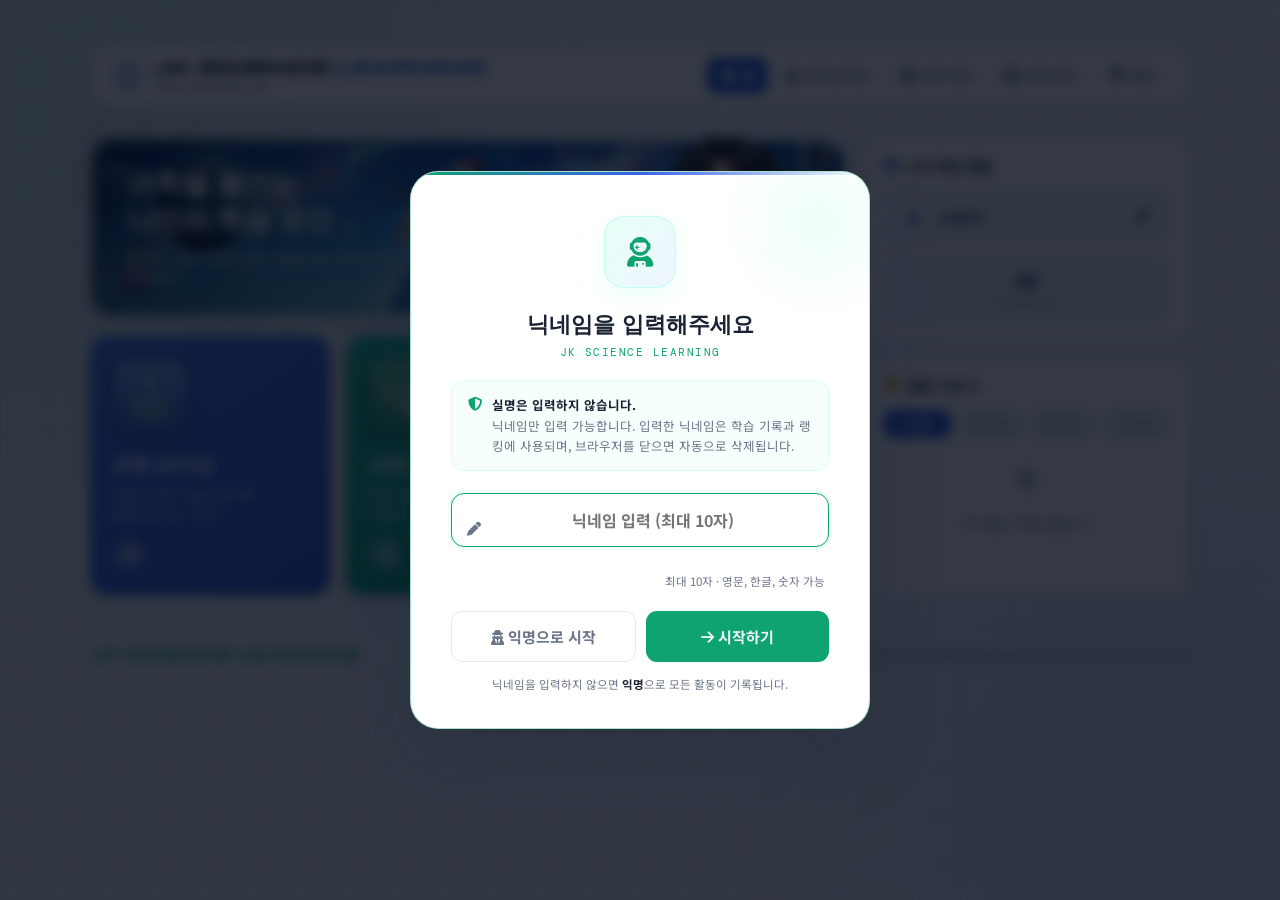
<file: index.html>
<!DOCTYPE html>
<html lang="ko">
<head>
  <meta charset="UTF-8"/>
  <meta name="viewport" content="width=device-width, initial-scale=1.0"/>
  <title>JK SCIENCE LEARNING</title>
  <link rel="preconnect" href="https://fonts.googleapis.com"/>
  <link rel="preconnect" href="https://fonts.gstatic.com" crossorigin/>
  <link href="https://fonts.googleapis.com/css2?family=Noto+Sans+KR:wght@300;400;500;700;900&family=DM+Mono:wght@400;500&family=Syne:wght@700;800&display=swap" rel="stylesheet"/>
  <link rel="stylesheet" href="https://cdnjs.cloudflare.com/ajax/libs/font-awesome/6.5.1/css/all.min.css"/>
  <style>
    /* ══════════════════════════════════════
       JK SCIENCE LEARNING — 통합 디자인 시스템
       ══════════════════════════════════════ */
    :root {
      --bg:#eef2fb; --surface:#ffffff; --card:#ffffff; --card-h:#f5f8ff;
      --accent:#0ea36f; --a-glow:rgba(14,163,111,0.16);
      --blue:#3763e8; --red:#e0463f; --green:#12b886; --gold:#e2960b; --purple:#7048e8;
      --text:#1a2233; --sub:#6a7488;
      --border:rgba(20,30,60,0.09); --border-h:rgba(14,163,111,0.35);
      --nav-blue:#3763e8; --nav-blue2:#5b8def;
    }
    *,*::before,*::after { box-sizing:border-box; margin:0; padding:0; }
    html { scroll-behavior:smooth; }
    body {
      font-family:'Noto Sans KR',sans-serif; background:var(--bg); color:var(--text);
      min-height:100vh; padding:0 20px 60px; display:flex; flex-direction:column; align-items:center;
    }
    body::before {
      content:''; position:fixed; inset:0; z-index:0;
      background-image:linear-gradient(var(--border) 1px,transparent 1px),linear-gradient(90deg,var(--border) 1px,transparent 1px);
      background-size:48px 48px; pointer-events:none;
    }
    .bg-glow { position:fixed; z-index:0; pointer-events:none; border-radius:50%; filter:blur(120px); opacity:0.12; }
    .bg-glow-1 { width:600px; height:600px; background:var(--accent); top:-200px; left:-200px; }
    .bg-glow-2 { width:500px; height:500px; background:var(--blue); bottom:-150px; right:-150px; }

    .wrap { position:relative; z-index:1; width:100%; max-width:clamp(1100px, 82vw, 1500px); display:flex; flex-direction:column; gap:30px; padding-top:44px; }

    /* HEADER */
    header { display:flex; justify-content:space-between; align-items:center; padding-bottom:24px; border-bottom:1px solid var(--border); }
    .logo h1 { font-family:'Syne',sans-serif; font-size:25px; font-weight:800; letter-spacing:2px; color:var(--accent); text-shadow:0 0 20px rgba(91,255,200,0.4); cursor:pointer; }
    .logo p { font-size:13px; color:var(--sub); margin-top:5px; }
    .rank-chip { display:flex; align-items:center; gap:9px; background:var(--card); border:1px solid var(--border); border-radius:50px; padding:10px 18px; font-size:14px; font-weight:700; cursor:pointer; transition:all 0.2s; }
    .rank-chip:hover { border-color:var(--gold); color:var(--gold); box-shadow:0 0 16px rgba(255,209,102,0.15); }
    .rank-chip i { color:var(--gold); }

    /* VIEW */
    .view { display:none; flex-direction:column; gap:28px; }
    .view.active { display:flex; animation:fadeIn 0.4s ease; }

    /* WELCOME */
    .welcome { background:linear-gradient(135deg,var(--card) 0%,#eef2fb 100%); border:1px solid var(--border); border-radius:20px; padding:38px 42px; position:relative; overflow:hidden; }
    .welcome::before { content:''; position:absolute; top:-70px; right:-70px; width:240px; height:240px; background:radial-gradient(circle,rgba(91,255,200,0.14),transparent 65%); }
    .welcome::after { content:''; position:absolute; bottom:0; left:0; width:100%; height:3px; background:linear-gradient(90deg,var(--accent),var(--blue),transparent); }
    .welcome h2 { font-size:25px; font-weight:900; line-height:1.35; margin-bottom:10px; }
    .welcome h2 em { font-style:normal; color:var(--accent); }
    .welcome p { font-size:14.5px; color:var(--sub); line-height:1.7; }
    .welcome p em { font-style:normal; color:var(--accent); font-weight:700; }

    /* SECTION LABEL */
    .sec-head { display:flex; align-items:center; gap:12px; }
    .sec-label { font-family:'DM Mono',monospace; font-size:11px; letter-spacing:0.15em; text-transform:uppercase; color:var(--accent); }
    .sec-div { flex:1; height:1px; background:var(--border); }

    /* ══ 홈 탭 메뉴 ══ */
    .home-tab-grid { display:grid; grid-template-columns:repeat(3,1fr); gap:22px; }
    @media (max-width:860px){ .home-tab-grid{ grid-template-columns:repeat(2,1fr); } }
    @media (max-width:560px){ .home-tab-grid{ grid-template-columns:1fr; } }
    /* 랭킹 선택: 카드 4개를 한 줄로 (아이콘·여백 축소) */
    #view-rank-hub .home-tab-grid{ grid-template-columns:repeat(4,1fr); gap:14px; }
    #view-rank-hub .home-tab-card{ padding:26px 14px 22px; gap:8px; border-radius:18px; }
    #view-rank-hub .htc-icon{ width:54px; height:54px; border-radius:15px; font-size:24px; margin-bottom:2px; }
    #view-rank-hub .htc-title{ font-size:17px; }
    #view-rank-hub .htc-en{ font-size:10px; }
    #view-rank-hub .htc-desc{ font-size:12px; line-height:1.55; }
    #view-rank-hub .htc-go{ font-size:13px; margin-top:2px; }
    @media (max-width:700px){ #view-rank-hub .home-tab-grid{ grid-template-columns:repeat(2,1fr); } }
    .home-tab-card {
      background:var(--card); border:1px solid var(--border); border-radius:22px; padding:44px 32px;
      cursor:pointer; transition:all 0.28s cubic-bezier(.25,.8,.25,1); position:relative; overflow:hidden;
      display:flex; flex-direction:column; align-items:center; text-align:center; gap:12px;
    }
    .home-tab-card::before { content:''; position:absolute; top:0; left:0; width:100%; height:4px; background:var(--htc); }
    .home-tab-card .htc-glow { position:absolute; width:280px; height:280px; border-radius:50%; background:var(--htc); opacity:0; filter:blur(80px); top:-80px; right:-80px; transition:opacity 0.4s; }
    .home-tab-card:hover { transform:translateY(-8px); background:var(--card-h); border-color:rgba(20,30,60,0.16); box-shadow:0 22px 55px rgba(20,30,60,0.16); }
    .home-tab-card:hover .htc-glow { opacity:0.18; }
    .htc-icon { width:80px; height:80px; border-radius:20px; display:grid; place-items:center; font-size:36px; color:var(--htc); border:1px solid var(--htc); background:color-mix(in srgb, var(--htc) 10%, transparent); margin-bottom:6px; }
    .htc-title { font-family:'Syne',sans-serif; font-size:22px; font-weight:800; color:var(--text); }
    .htc-en { font-family:'DM Mono',monospace; font-size:11px; color:var(--htc); letter-spacing:0.12em; }
    .htc-desc { font-size:13.5px; color:var(--sub); line-height:1.65; max-width:280px; }
    .htc-go { margin-top:6px; font-size:14px; font-weight:700; color:var(--htc); display:flex; align-items:center; gap:7px; }

    /* GRADE CARDS */
    .grade-grid { display:grid; grid-template-columns:repeat(3,1fr); gap:22px; }
    @media (max-width:820px){ .grade-grid{ grid-template-columns:1fr; } }
    .grade-card {
      background:var(--card); border:1px solid var(--border); border-radius:22px; padding:40px 30px;
      cursor:pointer; transition:all 0.28s cubic-bezier(.25,.8,.25,1); position:relative; overflow:hidden;
      display:flex; flex-direction:column; align-items:center; text-align:center; gap:10px; min-height:280px; justify-content:center;
    }
    .grade-card::before { content:''; position:absolute; top:0; left:0; width:100%; height:4px; background:var(--gc); }
    .grade-card .gcard-glow { position:absolute; width:200px; height:200px; border-radius:50%; background:var(--gc); opacity:0; filter:blur(70px); top:-40px; right:-40px; transition:opacity 0.4s; }
    .grade-card:not(.disabled):hover { transform:translateY(-8px); background:var(--card-h); border-color:rgba(20,30,60,0.16); box-shadow:0 22px 55px rgba(20,30,60,0.16); }
    .grade-card:not(.disabled):hover .gcard-glow { opacity:0.22; }
    .grade-card.disabled { opacity:0.5; cursor:not-allowed; }
    .gc-icon { width:72px; height:72px; border-radius:18px; display:grid; place-items:center; font-size:32px; color:var(--gc); border:1px solid var(--gc); background:color-mix(in srgb, var(--gc) 10%, transparent); margin-bottom:8px; }
    .gc-num { font-family:'Syne',sans-serif; font-size:46px; font-weight:800; color:var(--gc); line-height:1; letter-spacing:1px; }
    .gc-label { font-family:'Noto Sans KR',sans-serif; font-size:16px; font-weight:700; color:var(--text); }
    .gc-meta { font-family:'DM Mono',monospace; font-size:13px; color:var(--sub); margin-top:2px; }
    .gc-btn { margin-top:12px; font-size:13px; font-weight:700; color:var(--gc); display:flex; align-items:center; gap:7px; }
    .gc-btn.locked { color:var(--sub); }

    /* SUBPAGE HEAD */
    .sub-head { display:flex; align-items:center; gap:16px; }
    .back-btn { width:44px; height:44px; border-radius:12px; background:var(--card); border:1px solid var(--border); color:var(--text); display:grid; place-items:center; font-size:16px; cursor:pointer; transition:all 0.2s; flex-shrink:0; }
    .back-btn:hover { border-color:var(--border-h); color:var(--accent); }
    .sub-title { display:flex; flex-direction:column; }
    .sub-title h2 { font-size:24px; font-weight:900; letter-spacing:-0.5px; }
    .sub-title .crumb { font-family:'DM Mono',monospace; font-size:11px; letter-spacing:0.12em; text-transform:uppercase; color:var(--sub); margin-bottom:4px; }
    .sub-actions { margin-left:auto; }

    /* FILTER TABS */
    .filters { display:flex; gap:8px; flex-wrap:wrap; }
    .ftab { padding:8px 16px; border-radius:9px; background:var(--card); border:1px solid var(--border); color:var(--sub); font-size:13px; font-weight:600; cursor:pointer; transition:all 0.2s; max-width:220px; overflow:hidden; text-overflow:ellipsis; white-space:nowrap; }
    .ftab:hover { color:var(--text); }
    .ftab.active { background:var(--accent); color:var(--bg); border-color:var(--accent); }

    /* CHAPTER GRID */
    .ch-grid { display:grid; grid-template-columns:repeat(auto-fit,minmax(150px,1fr)); gap:14px; }
    @media (max-width:480px){ .ch-grid{ grid-template-columns:repeat(2,1fr); gap:10px; } }
    @media (max-width:340px){ .ch-grid{ grid-template-columns:1fr; } }
    .ch-card { background:var(--card); border:1px solid var(--border); border-radius:16px; padding:22px; cursor:pointer; transition:all 0.25s; display:flex; flex-direction:column; gap:11px; }
    .ch-card:hover { background:var(--card-h); border-color:var(--border-h); transform:translateY(-4px); box-shadow:0 12px 30px rgba(20,30,60,0.128); }
    .ch-top { display:flex; justify-content:space-between; align-items:center; }
    .ch-ic { width:40px; height:40px; background:rgba(91,255,200,0.08); border:1px solid rgba(91,255,200,0.2); border-radius:10px; display:grid; place-items:center; color:var(--accent); font-size:16px; }
    .ch-cnt { font-family:'DM Mono',monospace; font-size:13px; color:var(--sub); }
    .ch-title { font-size:15px; font-weight:700; line-height:1.4; }
    .ch-levels { display:flex; gap:6px; }
    .lv { font-size:11px; padding:3px 8px; border-radius:5px; font-weight:700; }
    .lv1 { color:var(--green); background:rgba(107,203,119,0.1); }
    .lv2 { color:var(--blue); background:rgba(77,150,255,0.1); }
    .lv3 { color:var(--red); background:rgba(255,107,107,0.1); }
    .ch-go { font-size:13px; font-weight:700; color:var(--accent); display:flex; align-items:center; gap:6px; margin-top:2px; }

    /* CHAPTER HUB (mode select) */
    .mode-grid { display:grid; grid-template-columns:repeat(3,1fr); gap:20px; }
    @media (max-width:820px){ .mode-grid{ grid-template-columns:1fr; } }
    .mode-card { background:var(--card); border:1px solid var(--border); border-radius:20px; padding:32px 26px; cursor:pointer; transition:all 0.28s; position:relative; overflow:hidden; display:flex; flex-direction:column; gap:10px; }
    .mode-card::before { content:''; position:absolute; bottom:0; left:0; width:100%; height:3px; background:var(--mc); transform:scaleX(0); transform-origin:left; transition:transform 0.35s; }
    .mode-card:hover { transform:translateY(-6px); background:var(--card-h); border-color:rgba(20,30,60,0.16); box-shadow:0 18px 44px rgba(20,30,60,0.144); }
    .mode-card:hover::before { transform:scaleX(1); }
    .mc-ic { width:56px; height:56px; border-radius:14px; display:grid; place-items:center; font-size:24px; color:var(--mc); border:1px solid var(--mc); background:color-mix(in srgb,var(--mc) 8%,transparent); margin-bottom:6px; }
    .mc-title { font-size:20px; font-weight:900; display:flex; align-items:center; gap:8px; }
    .mc-en { font-family:'DM Mono',monospace; font-size:11px; color:var(--mc); letter-spacing:0.1em; }
    .mc-desc { font-size:13px; color:var(--sub); line-height:1.6; }
    .mc-go { margin-top:8px; font-size:13px; font-weight:700; color:var(--mc); display:flex; align-items:center; gap:6px; }

    /* FLASHCARD */
    .fc-container { perspective:1200px; width:100%; max-width:580px; height:330px; margin:14px auto; cursor:pointer; }
    .fc-inner { width:100%; height:100%; position:relative; transform-style:preserve-3d; transition:transform 0.55s cubic-bezier(0.4,0,0.2,1); }
    .fc-inner.flipped { transform:rotateY(180deg); }
    .fc-face { position:absolute; width:100%; height:100%; backface-visibility:hidden; -webkit-backface-visibility:hidden; border-radius:20px; border:2px solid var(--border-h); padding:38px; display:flex; flex-direction:column; justify-content:center; align-items:center; text-align:center; box-shadow:0 15px 40px rgba(20,30,60,0.128); }
    .fc-front { background:linear-gradient(135deg,var(--card) 0%,#ffffff 100%); }
    .fc-front .fc-hint { font-size:13px; color:var(--accent); margin-bottom:16px; font-weight:700; }
    .fc-front h2 { font-size:40px; font-weight:900; word-break:keep-all; line-height:1.25; }
    .fc-front .fc-tap { position:absolute; bottom:18px; font-size:12px; color:var(--sub); opacity:0.6; }
    .fc-back { background:linear-gradient(135deg,#ffffff 0%,var(--card) 100%); transform:rotateY(180deg); border-color:rgba(77,150,255,0.35); }
    .fc-back h3 { font-size:23px; color:var(--accent); margin-bottom:16px; }
    .fc-back .def { font-size:18px; line-height:1.6; word-break:keep-all; margin-bottom:16px; }
    .fc-back .ex { font-size:14px; color:var(--sub); font-style:italic; margin-bottom:8px; }
    .fc-back .rus { font-size:13px; color:var(--blue); }
    .fc-ctrl { display:flex; justify-content:center; align-items:center; gap:22px; }
    .fc-ctrl button { background:var(--card); border:1px solid var(--border); color:var(--text); width:52px; height:52px; border-radius:50%; cursor:pointer; font-size:18px; transition:0.2s; }
    .fc-ctrl button:hover { border-color:var(--accent); color:var(--accent); transform:scale(1.08); }
    .fc-prog { font-family:'DM Mono',monospace; font-size:16px; font-weight:700; color:var(--sub); min-width:80px; text-align:center; }

    /* GAME HUD */
    .game-hud { display:flex; gap:14px; flex-wrap:wrap; }
    .hud-box { background:var(--card); border:1px solid var(--border); border-radius:12px; padding:14px 22px; text-align:center; flex:1; min-width:90px; }
    .hud-val { font-family:'DM Mono',monospace; font-size:24px; font-weight:700; }
    .hud-label { font-size:11px; color:var(--sub); margin-top:2px; }
    .hud-time .hud-val { color:var(--gold); }
    .hud-score .hud-val { color:var(--accent); }
    .hud-combo .hud-val { color:var(--red); }

    /* RACE */
    .race-q { background:linear-gradient(135deg,var(--card),#ffffff); border:1px solid var(--border-h); border-radius:18px; padding:36px 30px; text-align:center; min-height:120px; display:flex; flex-direction:column; justify-content:center; gap:8px; }
    .race-q .q-hint { font-size:12px; color:var(--accent); font-weight:700; }
    .race-q .q-def { font-size:22px; font-weight:700; line-height:1.5; word-break:keep-all; }
    .race-opts { display:grid; grid-template-columns:repeat(2,1fr); gap:14px; }
    @media (max-width:560px){ .race-opts{ grid-template-columns:1fr; } }
    .opt-btn { background:var(--card); border:1px solid var(--border); border-radius:14px; padding:20px; font-family:'Noto Sans KR',sans-serif; font-size:18px; font-weight:700; color:var(--text); cursor:pointer; transition:all 0.15s; }
    .opt-btn:hover { border-color:var(--accent); background:var(--card-h); }
    .opt-btn.correct { background:rgba(91,255,200,0.2); border-color:var(--accent); color:var(--accent); }
    .opt-btn.wrong { background:rgba(255,107,107,0.18); border-color:var(--red); color:var(--red); }

    /* HUNT */
    .hunt-target { background:linear-gradient(135deg,var(--card),#ffffff); border:1px solid var(--border-h); border-radius:16px; padding:24px; text-align:center; }
    .hunt-target .ht-hint { font-size:12px; color:var(--green); font-weight:700; margin-bottom:8px; }
    .hunt-target .ht-def { font-size:19px; font-weight:700; line-height:1.5; word-break:keep-all; }
    .hunt-board { display:grid; grid-template-columns:repeat(4,1fr); gap:12px; }
    @media (max-width:560px){ .hunt-board{ grid-template-columns:repeat(2,1fr); } }
    .hunt-cell { background:var(--card); border:1px solid var(--border); border-radius:12px; padding:18px 10px; text-align:center; font-size:15px; font-weight:700; cursor:pointer; transition:all 0.15s; min-height:64px; display:flex; align-items:center; justify-content:center; word-break:keep-all; }
    .hunt-cell:hover { border-color:var(--green); background:var(--card-h); }
    .hunt-cell.found { background:rgba(107,203,119,0.15); border-color:var(--green); color:var(--green); pointer-events:none; opacity:0.65; }
    .hunt-cell.shake { animation:shake 0.35s; border-color:var(--red); }
    @keyframes shake { 0%,100%{transform:translateX(0)} 25%{transform:translateX(-6px)} 75%{transform:translateX(6px)} }

    /* RESULT */
    .result-card { background:linear-gradient(135deg,var(--card),#ffffff); border:1px solid var(--border-h); border-radius:20px; padding:44px; text-align:center; }
    .result-card .trophy { font-size:50px; color:var(--gold); margin-bottom:16px; }
    .result-card h2 { font-size:26px; font-weight:900; margin-bottom:8px; }
    .result-card .score-big { font-family:'DM Mono',monospace; font-size:54px; font-weight:700; color:var(--accent); margin:10px 0; }
    .result-card .res-detail { color:var(--sub); font-size:14px; }

    /* RANKING */
    .rank-table { background:var(--card); border:1px solid var(--border); border-radius:16px; overflow:hidden; }
    .rank-row { display:flex; align-items:center; padding:14px 20px; border-bottom:1px solid var(--border); gap:14px; }
    .rank-row:last-child { border-bottom:none; }
    .rank-row.me { background:rgba(91,255,200,0.06); }
    .rank-pos { font-family:'DM Mono',monospace; font-size:18px; font-weight:700; width:40px; color:var(--sub); }
    .rank-pos.top1 { color:var(--gold); }
    .rank-pos.top2 { color:#c0c8d4; }
    .rank-pos.top3 { color:#cd7f32; }
    .rank-name { flex:1; font-weight:700; font-size:15px; }
    .rank-meta { font-size:12px; color:var(--sub); }
    .rank-score { font-family:'DM Mono',monospace; font-size:18px; font-weight:700; color:var(--accent); }

    /* ══ 과학 게임 — 게임 선택 카드 ══ */
    .chicken-frame { display:block; width:100%; height:calc(100dvh - 130px); min-height:680px; border:0; border-radius:18px; background:var(--bg); }
    .mem-game-grid { display:grid; grid-template-columns:repeat(auto-fit,minmax(240px,1fr)); gap:22px; }
    @media (max-width:620px){ .mem-game-grid{ grid-template-columns:1fr; } }
    .mem-game-card {
      background:var(--card); border:1px solid var(--border); border-radius:22px; padding:40px 30px;
      cursor:pointer; transition:all 0.28s; position:relative; overflow:hidden;
      display:flex; flex-direction:column; align-items:center; text-align:center; gap:10px;
    }
    .mem-game-card::before { content:''; position:absolute; top:0; left:0; width:100%; height:4px; background:var(--mgc); }
    .mem-game-card .mgc-glow { position:absolute; width:200px; height:200px; border-radius:50%; background:var(--mgc); opacity:0; filter:blur(70px); top:-40px; right:-40px; transition:opacity 0.4s; }
    .mem-game-card:hover { transform:translateY(-8px); background:var(--card-h); border-color:rgba(20,30,60,0.16); box-shadow:0 22px 55px rgba(20,30,60,0.16); }
    .mem-game-card:hover .mgc-glow { opacity:0.22; }
    .mgc-icon { width:72px; height:72px; border-radius:18px; display:grid; place-items:center; font-size:32px; color:var(--mgc); border:1px solid var(--mgc); background:color-mix(in srgb,var(--mgc) 10%,transparent); margin-bottom:8px; }
    .mgc-title { font-family:'Syne',sans-serif; font-size:20px; font-weight:800; }
    .mgc-en { font-family:'DM Mono',monospace; font-size:11px; color:var(--mgc); letter-spacing:0.1em; }
    .mgc-desc { font-size:13px; color:var(--sub); line-height:1.6; }
    .mgc-go { font-size:13px; font-weight:700; color:var(--mgc); display:flex; align-items:center; gap:6px; margin-top:6px; }

    /* ══ 과학 게임 — 난이도 선택 ══ */
    .mem-name-box { display:flex; align-items:center; gap:12px; background:var(--card); border:1px solid var(--border); border-radius:14px; padding:16px 20px; }
    .mem-name-box label { font-size:13px; color:var(--sub); font-weight:600; white-space:nowrap; }
    .mem-name-box input { flex:1; background:var(--bg); border:1px solid var(--border); border-radius:8px; padding:10px 14px; color:var(--text); font-family:'Noto Sans KR',sans-serif; font-size:15px; font-weight:700; max-width:200px; }
    .mem-name-box input:focus { outline:none; border-color:var(--accent); }
    .levels-grid { display:grid; grid-template-columns:repeat(auto-fit,minmax(150px,1fr)); gap:14px; }
    .lvl-card { background:var(--card); border:1px solid var(--border); border-radius:18px; padding:22px 16px; cursor:pointer; transition:all 0.2s; text-align:center; display:flex; flex-direction:column; gap:8px; }
    .lvl-card:hover { transform:translateY(-4px); background:var(--card-h); border-color:var(--border-h); box-shadow:0 12px 30px rgba(20,30,60,0.128); }
    .lvl-num { font-family:'Syne',sans-serif; font-size:38px; font-weight:800; color:var(--accent); line-height:1; }
    .lvl-desc { font-size:13px; color:var(--sub); }
    .lvl-pts { font-size:12px; font-weight:700; color:var(--bg); background:var(--accent); padding:3px 10px; border-radius:20px; display:inline-block; }
    .lvl-best { font-size:11px; color:var(--gold); }

    /* ══ 과학 게임 — 게임 보드 ══ */
    .mem-hud { display:flex; justify-content:space-between; align-items:center; gap:10px; flex-wrap:wrap; }
    .mem-hud .chip { background:var(--card); border:1px solid var(--border); border-radius:30px; padding:10px 16px; font-weight:700; font-size:14px; display:flex; align-items:center; gap:6px; }
    .mem-hud .chip b { font-size:18px; color:var(--accent); font-family:'DM Mono',monospace; }
    .mem-hud .chip.time-chip b { color:var(--gold); }
    .mem-hud-btns { display:flex; gap:8px; }
    .mem-btn { background:var(--card); border:1px solid var(--border); color:var(--text); cursor:pointer; padding:10px 16px; border-radius:30px; font-weight:700; font-size:14px; transition:all 0.2s; }
    .mem-btn:hover { border-color:var(--border-h); color:var(--accent); }
    .mem-board { display:grid; gap:clamp(6px,1.5vw,12px); margin:0 auto; perspective:1000px; max-width:680px; width:100%; }
    .mem-card { width:100%; aspect-ratio:3/4; min-height:80px; cursor:pointer; position:relative; transform-style:preserve-3d; transition:transform 0.45s; }
    .mem-card.flipped { transform:rotateY(180deg); }
    .mem-card.matched { animation:memPop .4s ease; pointer-events:none; }
    @keyframes memPop{0%{transform:rotateY(180deg) scale(1);}50%{transform:rotateY(180deg) scale(1.12);}100%{transform:rotateY(180deg) scale(1);}}
    .mem-face { position:absolute; inset:0; border-radius:14px; backface-visibility:hidden; -webkit-backface-visibility:hidden; display:flex; flex-direction:column; align-items:center; justify-content:center; box-shadow:0 4px 10px rgba(20,30,60,0.18); overflow:hidden; }
    /* 앞면 (뒤집히기 전) */
    .mem-front { background:linear-gradient(135deg,#e3e9fb,#eef2fb); border:2px solid rgba(20,30,60,0.10); color:var(--sub); font-size:clamp(24px,7vw,40px); }
    .mem-front::after { content:"?"; font-weight:800; }
    /* 뒷면 — 원소기호 (심볼) */
    .mem-back { transform:rotateY(180deg); }
    .mem-back.sym { background:linear-gradient(135deg,#ffffff,#fff4e6); color:#9a3412; }
    /* 뒷면 — 원소기호 (이름) */
    .mem-back.name { background:linear-gradient(135deg,#11998e,#38ef7d); color:#053b30; }
    /* 뒷면 — 생물분류 (카테고리) */
    .mem-back.bio-cat { background:linear-gradient(135deg,#5aa0ff,#a78bfa); color:#fff; }
    /* 뒷면 — 생물분류 (예시) */
    .mem-back.bio-ex { background:linear-gradient(135deg,#74d883,#38ef7d); color:#052a0a; }
    .mem-back .mem-emoji { font-size:clamp(22px,7vw,36px); line-height:1; }
    .mem-back .mem-symbol { font-size:clamp(20px,7vw,38px); font-weight:800; margin-top:2px; }
    .mem-back .mem-nm { font-size:clamp(14px,4.5vw,24px); font-weight:800; text-align:center; padding:4px; word-break:keep-all; }
    .mem-back .mem-anum { position:absolute; top:6px; left:8px; font-size:11px; font-weight:700; opacity:0.65; }
    .mem-card.matched .mem-face { box-shadow:0 0 0 3px var(--gold), 0 4px 10px rgba(20,30,60,0.18); }

    /* ══ 기억력 랭킹 ══ */
    .mem-rank-section { display:flex; flex-direction:column; gap:14px; }
    .mem-rank-tabs { display:flex; gap:6px; flex-wrap:wrap; }
    .mem-rank-tabs button { background:var(--card); border:1px solid var(--border); color:var(--sub); cursor:pointer; padding:8px 14px; border-radius:9px; font-weight:700; font-size:13px; transition:all 0.2s; }
    .mem-rank-tabs button.on { background:var(--accent); color:var(--bg); border-color:var(--accent); }

    /* BUTTONS */
    .btn { padding:14px 28px; border-radius:11px; border:none; font-family:'Noto Sans KR',sans-serif; font-size:15px; font-weight:700; cursor:pointer; transition:all 0.2s; }
    .btn-primary { background:var(--accent); color:var(--bg); }
    .btn-primary:hover { box-shadow:0 0 24px var(--a-glow); transform:translateY(-2px); }
    .btn-ghost { background:transparent; color:var(--sub); border:1px solid var(--border); }
    .btn-ghost:hover { color:var(--text); border-color:rgba(20,30,60,0.22); }
    .btn-row { display:flex; gap:12px; justify-content:center; flex-wrap:wrap; }

    /* EMPTY */
    .empty { padding:70px 30px; text-align:center; border:1.5px dashed var(--border); border-radius:18px; }
    .empty i { font-size:38px; color:var(--sub); opacity:0.5; margin-bottom:16px; }
    .empty h4 { font-size:16px; font-weight:700; margin-bottom:8px; }
    .empty p { font-size:13px; color:var(--sub); }

    /* MODAL */
    .overlay { display:none; position:fixed; inset:0; z-index:1000; background:rgba(2,8,20,0.8); backdrop-filter:blur(6px); align-items:center; justify-content:center; padding:20px; }
    .overlay.open { display:flex; animation:fadeIn 0.25s; }
    .modal { background:var(--surface); border:1px solid var(--border-h); border-radius:18px; width:100%; max-width:420px; padding:34px; box-shadow:0 30px 70px rgba(20,30,60,0.18); animation:pop 0.3s cubic-bezier(.2,.9,.3,1.2); text-align:center; }
    .modal .trophy { font-size:42px; color:var(--gold); margin-bottom:12px; }
    .modal h3 { font-size:20px; font-weight:900; margin-bottom:6px; }
    .modal p { font-size:13px; color:var(--sub); margin-bottom:20px; }
    .modal input { width:100%; background:var(--bg); border:1px solid var(--border); border-radius:10px; padding:13px 16px; color:var(--text); font-family:'Noto Sans KR',sans-serif; font-size:16px; text-align:center; margin-bottom:18px; }
    .modal input:focus { outline:none; border-color:var(--accent); }
    /* 과학 게임 결과 모달 */
    .mem-result-modal { background:var(--surface); border:1px solid var(--border-h); border-radius:24px; width:100%; max-width:380px; padding:32px 28px; box-shadow:0 30px 70px rgba(20,30,60,0.18); animation:pop 0.3s cubic-bezier(.2,.9,.3,1.2); text-align:center; }
    .mem-result-modal .trophy { font-size:54px; margin-bottom:8px; }
    .mem-result-modal h2 { font-size:22px; font-weight:900; margin-bottom:4px; }
    .mem-result-modal .mem-score { font-family:'DM Mono',monospace; font-size:48px; font-weight:700; color:var(--accent); }
    .mem-result-modal .mem-sub { font-size:13px; color:var(--sub); margin:4px 0 12px; }
    .newbest-badge { display:inline-block; background:var(--gold); color:#3a2500; font-weight:800; padding:5px 14px; border-radius:20px; font-size:13px; margin-bottom:10px; }
    .submit-msg { font-size:13px; color:var(--green); font-weight:700; min-height:18px; margin-bottom:10px; }
    .mem-modal-btns { display:flex; gap:10px; margin-top:8px; }
    .mmb { flex:1; border:none; cursor:pointer; padding:14px; border-radius:14px; font-weight:800; font-size:15px; color:#fff; transition:all 0.2s; }
    .mmb:hover { transform:translateY(-2px); }
    .mmb.again { background:#f97316; }
    .mmb.rank  { background:var(--blue); }
    .mmb.home  { background:#4b5563; }

    /* FOOTER */
    footer { border-top:1px solid var(--border); padding-top:20px; display:flex; justify-content:space-between; align-items:center; flex-wrap:wrap; gap:8px; }
    footer .fbrand { font-family:'Syne',sans-serif; font-size:13px; font-weight:800; color:var(--accent); letter-spacing:1px; }
    footer p { font-size:12px; color:var(--sub); }

    /* TOAST */
    .toast { position:fixed; bottom:30px; left:50%; transform:translateX(-50%) translateY(20px); background:var(--card); border:1px solid var(--border-h); color:var(--text); padding:13px 24px; border-radius:10px; font-size:13.5px; font-weight:600; opacity:0; pointer-events:none; z-index:2000; transition:all 0.3s; box-shadow:0 10px 30px rgba(20,30,60,0.16); display:flex; align-items:center; gap:9px; }
    .toast i { color:var(--accent); }
    .toast.show { opacity:1; transform:translateX(-50%) translateY(0); }

    /* confetti */
    .confetti-piece { position:fixed; top:-12px; width:10px; height:16px; z-index:3000; pointer-events:none; }

    @keyframes fadeIn { from{opacity:0} to{opacity:1} }
    @keyframes pop { from{opacity:0;transform:scale(.92) translateY(10px)} to{opacity:1;transform:none} }

    /* ══ 퀴즈 레벨바 ══ */
    .qlbar { width:18px; height:6px; background:var(--border); border-radius:3px; transition:background 0.4s; }
    .qlbar.on { background:var(--accent); }

    /* ══ 퀴즈 선택지 버튼 ══ */
    .qz-choice {
      background:var(--surface); border:1px solid var(--border); border-radius:12px;
      padding:13px 18px; font-size:14px; font-weight:600; color:var(--sub);
      text-align:left; cursor:pointer; display:flex; align-items:center; gap:12px;
      transition:all 0.15s; font-family:'Noto Sans KR',sans-serif; width:100%;
    }
    .qz-choice:hover { border-color:var(--border-h); background:var(--card-h); color:var(--text); transform:translateX(4px); }
    .qz-choice.selected { border-color:var(--accent); background:rgba(91,255,200,0.07); color:var(--text); }
    .qz-choice.correct  { border-color:var(--green);  background:rgba(116,216,131,0.1);  color:var(--green); }
    .qz-choice.wrong    { border-color:var(--red);    background:rgba(255,123,123,0.1);   color:var(--red); }
    .qz-choice-num {
      width:26px; height:26px; border-radius:50%; background:var(--card);
      color:var(--sub); display:grid; place-items:center; font-size:11px;
      font-weight:700; flex-shrink:0; font-family:'DM Mono',monospace; transition:all 0.15s;
    }
    .qz-choice:hover .qz-choice-num,
    .qz-choice.selected .qz-choice-num { background:var(--accent); color:var(--bg); }
    .qz-choice.correct .qz-choice-num  { background:var(--green);  color:var(--bg); }
    .qz-choice.wrong   .qz-choice-num  { background:var(--red);    color:#fff; }

    /* ══════════════════════════════════════
       추가 — 새 상단 네비게이션 / 대시보드 홈 / 로그인 모달 / 반응형
       ══════════════════════════════════════ */
    .topnav{ background:var(--card); border:1px solid var(--border); border-radius:16px; padding:12px 20px; display:flex; align-items:center; justify-content:space-between; gap:12px; box-shadow:0 2px 14px rgba(20,30,60,0.05); flex-wrap:wrap; }
    .topnav .brand{ display:flex; align-items:center; gap:10px; cursor:pointer; }
    .topnav .brand img{ width:clamp(26px,3vw,34px); height:clamp(26px,3vw,34px); object-fit:contain; }
    .topnav .brand-text h1{ font-family:'Syne',sans-serif; font-size:clamp(14px,1.6vw,17px); font-weight:800; letter-spacing:0.3px; white-space:nowrap; }
    .topnav .brand-text h1 span{ color:var(--nav-blue); }
    .topnav .brand-text p{ font-size:11px; color:var(--sub); }
    .topnav nav{ display:flex; gap:4px; flex-wrap:wrap; }
    .topnav nav a{ display:flex; align-items:center; gap:6px; padding:9px 14px; border-radius:10px; font-size:13px; font-weight:500; color:var(--sub); cursor:pointer; white-space:nowrap; transition:all .2s; }
    .topnav nav a:hover{ background:var(--card-h); color:var(--text); }
    .topnav nav a.active{ background:var(--nav-blue); color:#fff; font-weight:700; }
    .topnav .user-area{ display:flex; align-items:center; gap:10px; }
    .topnav .user-name{ font-size:13px; font-weight:700; white-space:nowrap; max-width:120px; overflow:hidden; text-overflow:ellipsis; }
    .topnav .avatar{ width:36px; height:36px; border-radius:50%; background:var(--bg); display:grid; place-items:center; color:var(--nav-blue); font-size:15px; flex-shrink:0; }
    .topnav .key-btn{ width:36px; height:36px; border-radius:50%; background:var(--bg); border:1px solid var(--border); display:grid; place-items:center; color:var(--sub); cursor:pointer; transition:all .2s; flex-shrink:0; }
    .topnav .key-btn:hover{ color:var(--gold); border-color:var(--gold); }
    .topnav .key-btn.logged-in{ color:var(--accent); border-color:var(--accent); }
    @media (max-width:820px){ .topnav nav a span{ display:none; } .topnav nav a{ padding:9px 11px; } }
    @media (max-width:560px){ .topnav{ justify-content:center; } .topnav .brand-text p{ display:none; } .topnav .user-name{ max-width:70px; } }
    @media (max-width:420px){ .topnav .brand-text h1{ font-size:13px; } }

    .dash-grid{ display:grid; grid-template-columns:2.3fr 1fr; gap:20px; }
    @media (max-width:900px){ .dash-grid{ grid-template-columns:1fr; } }
    .dash-left{ display:flex; flex-direction:column; gap:20px; min-width:0; }
    .dash-side{ display:flex; flex-direction:column; gap:16px; min-width:0; }
    .dash-side .panel:last-child{ flex:1; display:flex; flex-direction:column; }

    .hero-banner{ position:relative; border-radius:20px; overflow:hidden; aspect-ratio:2090/496; width:100%; background-image:url(image/hero_banner.png); background-size:cover; background-position:center; display:flex; align-items:center; box-shadow:0 8px 24px rgba(20,30,60,0.12); }
    .hero-banner::before{ content:''; position:absolute; inset:0; background:linear-gradient(90deg, rgba(6,12,40,0.55) 0%, rgba(6,12,40,0.15) 45%, transparent 65%); }
    .hero-banner .htext{ position:relative; z-index:2; padding:0 5%; max-width:50%; color:#fff; }
    .hero-banner .htext h2{ font-family:'Syne',sans-serif; font-size:clamp(16px,2.4vw,27px); font-weight:800; line-height:1.35; text-shadow:0 2px 10px rgba(0,0,0,0.35); word-break:keep-all; }
    .hero-banner .htext p{ font-size:clamp(10.5px,1.05vw,13.5px); opacity:0.95; margin-top:8px; text-shadow:0 1px 6px rgba(0,0,0,0.35); word-break:keep-all; }
    @media (max-width:700px){ .hero-banner{ aspect-ratio:auto; min-height:150px; } .hero-banner .htext{ max-width:78%; } }
    @media (max-width:420px){ .hero-banner{ min-height:130px; } }

    .dash-cards{ display:grid; grid-template-columns:repeat(3,1fr); gap:16px; }
    @media (max-width:700px){ .dash-cards{ grid-template-columns:1fr; } }
    .dash-card{ border-radius:18px; padding:clamp(18px,2.4vw,24px) clamp(16px,2.2vw,22px); color:#fff; position:relative; overflow:hidden; cursor:pointer; box-shadow:0 8px 22px rgba(20,30,60,0.10); transition:transform .2s, box-shadow .2s; }
    .dash-card:hover{ transform:translateY(-4px); box-shadow:0 14px 30px rgba(20,30,60,0.16); }
    .dash-card.c-blue{ background:linear-gradient(145deg,#4d7cf5,#3355d8); }
    .dash-card.c-green{ background:linear-gradient(145deg,#22c99e,#0f9e78); }
    .dash-card.c-orange{ background:linear-gradient(145deg,#ff9a56,#ec6f2e); }
    .dash-card img.dc-icon{ width:clamp(56px,6vw,76px); height:clamp(56px,6vw,76px); object-fit:contain; margin-bottom:12px; filter:drop-shadow(0 4px 10px rgba(0,0,0,0.18)); }
    .dash-card h3{ font-family:'Syne',sans-serif; font-size:clamp(16px,1.8vw,19px); font-weight:800; margin-bottom:6px; word-break:keep-all; }
    .dash-card p{ font-size:clamp(11.5px,1.2vw,12.5px); opacity:0.92; line-height:1.55; margin-bottom:14px; word-break:keep-all; }
    .dash-card .dc-go{ width:34px; height:34px; border-radius:50%; background:rgba(255,255,255,0.25); display:grid; place-items:center; }

    .panel{ background:var(--card); border:1px solid var(--border); border-radius:16px; padding:18px 20px; box-shadow:0 2px 12px rgba(20,30,60,0.05); }
    .panel-title{ display:flex; align-items:center; gap:8px; font-size:14px; font-weight:700; margin-bottom:14px; }
    .panel-title img{ width:20px; height:20px; object-fit:contain; }
    .stat-row2{ display:grid; grid-template-columns:1fr 1fr; gap:10px; }
    .stat-box2{ background:var(--bg); border-radius:12px; padding:12px; text-align:center; }
    .stat-box2 .v{ font-size:clamp(13px,1.4vw,16px); font-weight:800; }
    .stat-box2 .l{ font-size:11px; color:var(--sub); margin-top:2px; }

    .rank-tabs2{ display:flex; gap:6px; margin-bottom:10px; flex-wrap:wrap; }
    .rank-tabs2 span{ flex:1; text-align:center; font-size:11px; padding:6px 4px; border-radius:8px; color:var(--sub); background:var(--bg); cursor:pointer; white-space:nowrap; }
    .rank-tabs2 span.active{ background:var(--nav-blue); color:#fff; font-weight:700; }
    .rank-item2{ display:flex; align-items:center; gap:10px; padding:7px 0; font-size:13px; border-bottom:1px solid var(--border); }
    .rank-item2:last-child{ border-bottom:none; }
    .rank-item2 .n{ width:20px; height:20px; border-radius:50%; display:grid; place-items:center; font-size:11px; font-weight:800; color:#fff; background:var(--sub); flex-shrink:0; }
    .rank-item2:nth-child(1) .n{ background:#f1b31c; }
    .rank-item2:nth-child(2) .n{ background:#b0b7c3; }
    .rank-item2:nth-child(3) .n{ background:#d98a4a; }
    .rank-item2 .name{ flex:1; font-weight:500; }
    .rank-item2 .pt{ color:var(--sub); font-size:11.5px; }

    /* ===== 로그인 모달 ===== */
    .login-overlay{ position:fixed; inset:0; background:rgba(10,16,36,0.5); display:none; align-items:center; justify-content:center; z-index:3000; padding:20px; }
    .login-overlay.show{ display:flex; }
    .login-box{ background:var(--surface); border-radius:20px; padding:32px 28px; max-width:340px; width:100%; text-align:center; box-shadow:0 30px 70px rgba(20,30,60,0.25); }
    .login-box i.lk{ font-size:30px; color:var(--nav-blue); margin-bottom:10px; }
    .login-box h3{ font-size:17px; font-weight:800; margin-bottom:6px; }
    .login-box p{ font-size:12.5px; color:var(--sub); margin-bottom:18px; }
    .login-box input{ width:100%; padding:12px 14px; border-radius:10px; border:1px solid var(--border); background:var(--bg); color:var(--text); font-size:14px; margin-bottom:14px; font-family:'Noto Sans KR',sans-serif; }
    .login-box .lbtns{ display:flex; gap:8px; }
    .login-box button{ flex:1; padding:11px; border-radius:10px; border:none; font-weight:700; font-size:13.5px; cursor:pointer; }
    .login-box .lb-primary{ background:var(--nav-blue); color:#fff; }
    .login-box .lb-ghost{ background:var(--bg); color:var(--sub); }

    /* ===== 전역 반응형 보강 ===== */
    @media (max-width:560px){
      body{ padding:0 10px 40px; }
      .wrap{ padding-top:16px; gap:18px; }
      .sec-label{ font-size:10px; }
      .htc-title, .mc-title{ font-size:18px; }
    }

    .login-mini{ display:flex; align-items:center; gap:10px; padding:10px 12px; background:var(--bg); border-radius:12px; margin-bottom:12px; }
    .login-mini-avatar{ width:34px; height:34px; border-radius:50%; background:var(--card); border:1px solid var(--border); display:grid; place-items:center; color:var(--nav-blue); font-size:14px; flex-shrink:0; }
    .login-mini-name{ flex:1; font-size:13.5px; font-weight:700; white-space:nowrap; overflow:hidden; text-overflow:ellipsis; }
    .login-mini-key{ width:30px; height:30px; border-radius:50%; background:var(--card); border:1px solid var(--border); display:grid; place-items:center; color:var(--sub); cursor:pointer; flex-shrink:0; transition:all .2s; }
    .login-mini-key:hover{ color:var(--gold); border-color:var(--gold); }
    .login-mini-key.logged-in{ color:var(--accent); border-color:var(--accent); }


  /* ===== 할리갈리 OX (임베드, #halli-app 범위로 스코프됨) ===== */
#halli-app{
    --bg:#EEF2F9; --grid-line:rgba(99,120,160,0.09);
    --card:#FFFFFF; --border:#E7ECF5; --text:#1F2937; --text-dim:#7A8699;
    --green-1:#12b886; --green-2:#0d8f6a; --green-soft:#E7F8F2;
    --red:#ef4444; --red-soft:#FDECEC; --amber:#f59e0b;
    --shadow:0 4px 18px rgba(30,50,90,0.07); --shadow-lg:0 10px 30px rgba(30,50,90,0.12);
    font-family:'Noto Sans KR',sans-serif; color:var(--text);
  }
  #halli-app .wrap{max-width:960px;margin:0 auto;}

  #halli-app .header{
    background:var(--card);border-radius:20px;box-shadow:var(--shadow);
    padding:14px 18px;display:flex;align-items:center;justify-content:space-between;
    flex-wrap:wrap;gap:10px;margin-bottom:16px;
  }
  #halli-app .htitle{display:flex;align-items:center;gap:12px;}
  #halli-app .hicon{
    width:42px;height:42px;border-radius:12px;
    background:linear-gradient(135deg, var(--green-1), var(--green-2));
    display:flex;align-items:center;justify-content:center;font-size:20px;
    box-shadow:0 4px 10px rgba(18,184,134,.35);
  }
  #halli-app .htitle h1{font-size:16.5px;margin:0;font-weight:800;}
  #halli-app .htitle p{margin:1px 0 0;font-size:11.5px;color:var(--text-dim);}
  #halli-app .hbtns{display:flex;gap:7px;flex-wrap:wrap;}
  #halli-app .navbtn{
    background:#F3F5F9;border:1px solid var(--border);color:var(--text);
    font-size:12.5px;font-weight:600;padding:9px 13px;border-radius:12px;
    cursor:pointer;transition:.15s;
  }
  #halli-app .navbtn:hover{background:#E9EDF5;}
  #halli-app .navbtn.primary{
    background:linear-gradient(135deg, var(--green-1), var(--green-2));color:#fff;border:none;
    box-shadow:0 3px 10px rgba(18,184,134,.3);
  }

  /* ===== 시트 불러오기 화면 ===== */
  #halli-app .setup-card{
    background:var(--card);border-radius:20px;box-shadow:var(--shadow);
    padding:26px 22px;max-width:560px;margin:20px auto;
  }
  #halli-app .setup-card h2{font-size:17px;margin:0 0 4px;font-weight:800;}
  #halli-app .setup-card p.sub{font-size:12.5px;color:var(--text-dim);margin:0 0 18px;line-height:1.6;}
  #halli-app .field{margin-bottom:14px;}
  #halli-app .field label{display:block;font-size:12.5px;font-weight:700;margin-bottom:6px;}
  #halli-app .field input{
    width:100%;padding:11px 13px;border-radius:10px;border:1.5px solid var(--border);
    font-size:13px;font-family:'Noto Sans KR';outline:none;transition:.15s;
  }
  #halli-app .field input:focus{border-color:var(--green-1);}
  #halli-app .field .hint{font-size:11px;color:var(--text-dim);margin-top:4px;}
  #halli-app .load-btn{
    width:100%;padding:13px;border:none;border-radius:12px;font-weight:800;font-size:14.5px;
    background:linear-gradient(135deg, var(--green-1), var(--green-2));color:#fff;cursor:pointer;
    box-shadow:0 6px 16px rgba(18,184,134,.3);
  }
  #halli-app .load-btn:disabled{opacity:.5;cursor:not-allowed;}
  #halli-app .status-box{
    margin-top:14px;padding:12px 14px;border-radius:12px;font-size:12.5px;line-height:1.6;display:none;
  }
  #halli-app .status-box.show{display:block;}
  #halli-app .status-box.error{background:var(--red-soft);color:#b91c1c;}
  #halli-app .status-box.loading{background:#F3F5F9;color:var(--text-dim);}
  #halli-app .status-box.ok{background:var(--green-soft);color:#0b6b53;}
  #halli-app .req-box{
    background:#F7F9FC;border-radius:12px;padding:12px 14px;font-size:11.5px;color:var(--text-dim);
    line-height:1.7;margin-top:16px;
  }
  #halli-app .req-box b{color:var(--text);}

  #halli-app .rules{
    background:var(--green-soft);border:1px solid #cdeee0;border-radius:16px;
    padding:12px 16px;font-size:12.5px;color:#0b6b53;margin-bottom:16px;line-height:1.6;
  }
  #halli-app .rules b{color:#075c46;}

  #halli-app .players{
    display:grid;grid-template-columns:repeat(auto-fit,minmax(220px,1fr));
    gap:12px;margin-bottom:16px;
  }
  #halli-app .pcard{
    background:var(--card);border:1px solid var(--border);border-radius:18px;
    padding:14px;box-shadow:var(--shadow);transition:.2s;
  }
  #halli-app .pcard.turn{border-color:var(--green-1);box-shadow:0 0 0 2px rgba(18,184,134,.25), var(--shadow);cursor:pointer;}
  #halli-app .pcard.turn:hover{box-shadow:0 0 0 2px rgba(18,184,134,.4), var(--shadow-lg);transform:translateY(-1px);}
  #halli-app .pcard.idle{cursor:not-allowed;opacity:.92;}
  #halli-app .pcard.shake{animation:hgShake .35s;}
  @keyframes hgShake{0%,100%{transform:translateX(0);}25%{transform:translateX(-4px);}75%{transform:translateX(4px);}}
  #halli-app .prow{display:flex;align-items:center;justify-content:space-between;margin-bottom:8px;}
  #halli-app .pname{font-weight:700;font-size:13.5px;}
  #halli-app .turntag{font-size:9.5px;font-weight:800;color:var(--green-2);background:var(--green-soft);padding:2px 7px;border-radius:999px;}
  #halli-app .pstats{display:flex;gap:14px;margin-bottom:10px;}
  #halli-app .pstat .n{font-size:16px;font-weight:800;}
  #halli-app .pstat .l{font-size:9.5px;color:var(--text-dim);}
  #halli-app .pstat.won .n{color:var(--green-2);}
  #halli-app .floor-slot{
    position:relative;
    min-height:96px;border-radius:12px;border:1.5px dashed #DCE3EF;
    display:flex;align-items:center;justify-content:center;text-align:center;
    padding:14px 12px;font-size:13.5px;color:#B7C1D1;background:#FAFBFE;
    transition:opacity .25s;
  }
  #halli-app .floor-slot.filled{
    border-style:solid;border-color:#cfe0da;background:#fff;color:var(--text);
    font-weight:600;font-size:15px;line-height:1.5;box-shadow:0 2px 8px rgba(0,0,0,.05);
    animation:hgPop .25s ease;
  }
  #halli-app .floor-slot.dim{ opacity:.4; }
  #halli-app .floor-slot.trigger{
    border:3px solid var(--green-1);
    background:var(--green-soft);
    box-shadow:0 0 0 5px rgba(18,184,134,.22), 0 6px 18px rgba(18,184,134,.35);
    animation:hgPop .25s ease, hgTriggerGlow 1.4s ease-in-out infinite;
  }
  #halli-app .floor-slot.trigger::before{
    content:"👀 이 카드를 판단하세요";
    position:absolute; top:-13px; left:50%; transform:translateX(-50%);
    background:var(--green-1); color:#fff; font-size:10.5px; font-weight:800;
    padding:3px 10px; border-radius:999px; white-space:nowrap;
    box-shadow:0 3px 8px rgba(18,184,134,.4);
  }
  @keyframes hgTriggerGlow{
    0%,100%{ box-shadow:0 0 0 5px rgba(18,184,134,.22), 0 6px 18px rgba(18,184,134,.35); }
    50%{ box-shadow:0 0 0 9px rgba(18,184,134,.10), 0 6px 22px rgba(18,184,134,.45); }
  }
  @keyframes hgPop{from{transform:scale(.85);opacity:0;}to{transform:scale(1);opacity:1;}}

  #halli-app .stage{
    background:var(--card);border-radius:20px;box-shadow:var(--shadow);
    padding:18px 16px;text-align:center;margin-bottom:16px;
  }
  #halli-app .stage-note{font-size:12px;color:var(--text-dim);margin-bottom:14px;}
  #halli-app .stage-note b{color:var(--green-2);}
  #halli-app .penalty-note{font-size:11.5px;color:var(--amber);margin-top:4px;}
  #halli-app .actions{display:flex;gap:12px;justify-content:center;flex-wrap:wrap;}
  #halli-app .btn{font-weight:700;font-size:14.5px;border:none;border-radius:14px;padding:14px 22px;cursor:pointer;transition:.15s;}
  #halli-app .btn-bell{background:linear-gradient(135deg, var(--green-1), var(--green-2));color:#fff;box-shadow:0 6px 16px rgba(18,184,134,.35);}
  #halli-app .btn-bell:hover{transform:translateY(-1px);}
  #halli-app .btn-bell:disabled{opacity:.35;cursor:not-allowed;box-shadow:none;}
  #halli-app .ringwrap{position:relative;}
  #halli-app .ringwrap.pulse:after{content:"";position:absolute;inset:-5px;border-radius:16px;border:2px solid var(--green-1);animation:pulse .9s ease-out;}
  @keyframes pulse{0%{opacity:.9;transform:scale(1);}100%{opacity:0;transform:scale(1.3);}}

  #halli-app .log-panel{
    background:var(--card);border:1px solid var(--border);border-radius:16px;
    padding:12px 16px;font-size:12.5px;color:var(--text-dim);max-height:130px;overflow-y:auto;box-shadow:var(--shadow);
  }
  #halli-app .log-panel .entry{padding:4px 0;border-bottom:1px dashed #EEF1F6;}
  #halli-app .log-panel .entry:last-child{border-bottom:none;}
  #halli-app .log-panel .entry.ok{color:var(--green-2);}
  #halli-app .log-panel .entry.bad{color:var(--red);}
  #halli-app .log-panel .entry b{color:var(--text);}

  #halli-app .overlay{position:fixed;inset:0;background:rgba(20,30,45,.45);display:none;align-items:center;justify-content:center;z-index:50;padding:16px;}
  #halli-app .overlay.show{display:flex;}
  #halli-app .modal{background:var(--card);border-radius:22px;max-width:440px;width:100%;padding:24px 22px;text-align:center;box-shadow:var(--shadow-lg);position:relative;}
  #halli-app .modal h2{font-size:18px;margin:0 0 6px;font-weight:800;}
  #halli-app .modal p.sub{font-size:12.5px;color:var(--text-dim);margin:0 0 16px;}
  #halli-app .who-grid{display:flex;gap:8px;flex-wrap:wrap;justify-content:center;margin-bottom:14px;}
  #halli-app .who-btn{flex:1 1 90px;background:#F3F5F9;border:1px solid var(--border);color:var(--text);padding:12px 8px;border-radius:14px;font-weight:700;font-size:13.5px;cursor:pointer;transition:.15s;}
  #halli-app .who-btn:hover{border-color:var(--green-1);background:var(--green-soft);}
  #halli-app .cancel-link{background:none;border:none;color:var(--text-dim);font-size:12px;text-decoration:underline;cursor:pointer;}
  #halli-app .close-x{position:absolute;top:14px;right:16px;background:none;border:none;color:var(--text-dim);font-size:18px;cursor:pointer;}
  #halli-app .result-icon{font-size:42px;margin-bottom:6px;}
  #halli-app .result-title{font-size:17px;font-weight:800;margin-bottom:6px;}
  #halli-app .result-title.ok{color:var(--green-2);}
  #halli-app .result-title.bad{color:var(--red);}
  #halli-app .result-detail{font-size:13px;color:#4b5768;margin-bottom:16px;line-height:1.6;background:#F7F9FC;border-radius:12px;padding:12px 14px;}
  #halli-app .result-detail b{color:var(--text);}
  #halli-app .result-detail.ok-box{background:var(--green-soft);}
  #halli-app .result-detail.bad-box{background:var(--red-soft);}
  #halli-app .gameover-list{list-style:none;margin:0 0 16px;padding:0;text-align:left;}
  #halli-app .gameover-list li{display:flex;justify-content:space-between;background:#F7F9FC;border-radius:12px;padding:10px 12px;margin-bottom:6px;font-weight:700;font-size:13.5px;}
  #halli-app .gameover-list li:first-child{background:var(--green-soft);border:1px solid #bfe9d9;}

  #halli-app .hidden{display:none !important;}
  @media (max-width:600px){ #halli-app .players{grid-template-columns:repeat(2,1fr);} }

  </style>
</head>
<body>
<div class="bg-glow bg-glow-1"></div>
<div class="bg-glow bg-glow-2"></div>

<div class="wrap">
  <div class="topnav">
    <div class="brand" onclick="goHome()">
      <img src="image/logo_atom.png"/>
      <div class="brand-text">
        <h1>JK SCIENCE <span>LEARNING</span></h1>
        <p>과학이 세상을 바꾸는 힘!</p>
      </div>
    </div>
    <nav>
      <a class="active" onclick="goHome()"><i class="fa-solid fa-house"></i><span>홈</span></a>
      <a onclick="enterWordSection()"><i class="fa-solid fa-book-open-reader"></i><span>과학 단어장</span></a>
      <a onclick="enterMemSection()"><i class="fa-solid fa-brain"></i><span>과학 게임</span></a>
      <a onclick="enterQuizSection()"><i class="fa-solid fa-flask-vial"></i><span>과학 퀴즈</span></a>
      <a onclick="openRankingHub()"><i class="fa-solid fa-trophy"></i><span>랭킹</span></a>
    </nav>
  </div>

  <!-- ════ HOME ════ -->
  <div class="view active" id="view-home">
    <div class="dash-grid">
      <div class="dash-left">
        <div class="hero-banner">
          <div class="htext">
            <h2>과학을 즐기는<br>나만의 학습 공간</h2>
            <p>단어장, 게임, 퀴즈로 과학 개념을 쉽고 재미있게 정복해요!</p>
          </div>
        </div>
        <div class="dash-cards">
          <div class="dash-card c-blue" onclick="enterWordSection()">
            <img class="dc-icon" src="image/word_icon.png"/>
            <h3>과학 단어장</h3>
            <p>중학교 과학 개념과 용어를 플래시카드로 익혀요.</p>
            <div class="dc-go"><i class="fa-solid fa-arrow-right"></i></div>
          </div>
          <div class="dash-card c-green" onclick="enterMemSection()">
            <img class="dc-icon" src="image/memory_icon.png"/>
            <h3>과학 게임</h3>
            <p>게임으로 과학 개념을 재미있게 익혀요.</p>
            <div class="dc-go"><i class="fa-solid fa-arrow-right"></i></div>
          </div>
          <div class="dash-card c-orange" onclick="enterQuizSection()">
            <img class="dc-icon" src="image/quiz_icon.png"/>
            <h3>과학 퀴즈</h3>
            <p>적응형 퀴즈로 내 수준에 맞는 문제를 풀며 실력을 키워요.</p>
            <div class="dc-go"><i class="fa-solid fa-arrow-right"></i></div>
          </div>
        </div>
      </div>
      <div class="dash-side">
        <div class="panel">
          <div class="panel-title"><i class="fa-solid fa-user-circle" style="color:var(--nav-blue);"></i> 나의 학습 현황</div>
          <div class="login-mini">
            <div class="login-mini-avatar"><i class="fa-solid fa-user"></i></div>
            <div class="login-mini-name" id="nav-username">GUEST</div>
            <div class="login-mini-key" id="nav-key-btn" onclick="onKeyBtnClick()"><i class="fa-solid fa-key"></i></div>
          </div>
          <div class="stat-row2" style="grid-template-columns:1fr;">
            <div class="stat-box2"><div class="v" id="session-time">0분</div><div class="l">이번 학습 시간</div></div>
          </div>
        </div>
        <div class="panel">
          <div class="panel-title"><i class="fa-solid fa-trophy" style="color:var(--gold);"></i> 랭킹 TOP 5</div>
          <div class="rank-tabs2" id="home-rank-tabs">
            <span class="active" data-src="word" onclick="switchHomeRankTab('word',this)">단어장</span><span data-src="mem" onclick="switchHomeRankTab('mem',this)">과학 게임</span><span data-src="quiz" onclick="switchHomeRankTab('quiz',this)">과학 퀴즈</span><span data-src="circuit" onclick="switchHomeRankTab('circuit',this)">전기회로</span>
          </div>
          <div id="home-rank-list"><div class="empty" style="padding:20px 10px;text-align:center;"><i class="fa-solid fa-spinner fa-spin" style="color:var(--sub);"></i></div></div>
        </div>
      </div>
    </div>
  </div>

  <!-- ════ 랭킹 선택 허브 ════ -->
  <div class="view" id="view-rank-hub">
    <div class="sub-head">
      <button class="back-btn" onclick="goHome()"><i class="fa-solid fa-arrow-left"></i></button>
      <div class="sub-title"><span class="crumb">LEADERBOARD · 랭킹 선택</span><h2>명예의 전당</h2></div>
    </div>
    <div class="sec-head"><span class="sec-label">랭킹을 선택하세요</span><div class="sec-div"></div></div>
    <div class="home-tab-grid">
      <div class="home-tab-card" style="--htc:var(--accent)" onclick="openWordRanking('race')">
        <div class="htc-glow"></div>
        <div class="htc-icon"><i class="fa-solid fa-book-open-reader"></i></div>
        <div class="htc-title">과학 단어장</div>
        <div class="htc-en">VOCABULARY RANKING</div>
        <div class="htc-desc">레이스·헌트 게임의 누적 순위와 최고 순위를 확인하세요.</div>
        <div class="htc-go">랭킹 보기 <i class="fa-solid fa-arrow-right"></i></div>
      </div>
      <div class="home-tab-card" style="--htc:var(--gold)" onclick="openMemRankingFromHub()">
        <div class="htc-glow"></div>
        <div class="htc-icon"><i class="fa-solid fa-brain"></i></div>
        <div class="htc-title">과학 게임</div>
        <div class="htc-en">MEMORY RANKING</div>
        <div class="htc-desc">원소기호·생물 분류 게임의 난이도별 순위를 확인하세요.</div>
        <div class="htc-go">랭킹 보기 <i class="fa-solid fa-arrow-right"></i></div>
      </div>
      <div class="home-tab-card" style="--htc:var(--purple)" onclick="openQuizRanking()">
        <div class="htc-glow"></div>
        <div class="htc-icon"><i class="fa-solid fa-flask-vial"></i></div>
        <div class="htc-title">과학 퀴즈</div>
        <div class="htc-en">QUIZ RANKING</div>
        <div class="htc-desc">적응형 퀴즈의 학년·단원별 누적 순위와 최고 순위를 확인하세요.</div>
        <div class="htc-go">랭킹 보기 <i class="fa-solid fa-arrow-right"></i></div>
      </div>
      <div class="home-tab-card" style="--htc:var(--blue)" onclick="openCircuitRanking()">
        <div class="htc-glow"></div>
        <div class="htc-icon"><i class="fa-solid fa-bolt"></i></div>
        <div class="htc-title">전기회로 도전</div>
        <div class="htc-en">CIRCUIT CHALLENGE</div>
        <div class="htc-desc">전기회로 실험실 도전 모드의 단계별 최단 시간 순위를 확인하세요.</div>
        <div class="htc-go">랭킹 보기 <i class="fa-solid fa-arrow-right"></i></div>
      </div>
    </div>
  </div>

  <!-- ════ 과학 단어장 학년 선택 ════ -->
  <div class="view" id="view-word-home">
    <div class="sub-head">
      <button class="back-btn" onclick="goHome()"><i class="fa-solid fa-arrow-left"></i></button>
      <div class="sub-title"><span class="crumb">VOCABULARY · 학년 선택</span><h2>과학 단어장</h2></div>
    </div>
    <div class="sec-head"><span class="sec-label">Select Grade</span><div class="sec-div"></div></div>
    <div class="grade-grid" id="grade-grid"></div>
  </div>

  <!-- ════ GRADE (단원 목록) ════ -->
  <div class="view" id="view-grade">
    <div class="sub-head">
      <button class="back-btn" onclick="showView('word-home')"><i class="fa-solid fa-arrow-left"></i></button>
      <div class="sub-title"><span class="crumb" id="grade-crumb"></span><h2 id="grade-h2"></h2></div>
    </div>
    <div class="filters" id="grade-filters"></div>
    <div class="ch-grid" id="grade-chapters"></div>
  </div>

  <!-- ════ CHAPTER HUB (모드 선택) ════ -->
  <div class="view" id="view-hub">
    <div class="sub-head">
      <button class="back-btn" id="hub-back"><i class="fa-solid fa-arrow-left"></i></button>
      <div class="sub-title"><span class="crumb" id="hub-crumb"></span><h2 id="hub-h2"></h2></div>
    </div>
    <div class="sec-head"><span class="sec-label">학습 모드를 선택하세요</span><div class="sec-div"></div></div>
    <div class="mode-grid">
      <div class="mode-card" style="--mc:var(--accent)" onclick="startFlashcard()">
        <div class="mc-ic"><i class="fa-solid fa-clone"></i></div>
        <div class="mc-title">플래시카드</div>
        <div class="mc-en">STUDY</div>
        <div class="mc-desc">단어와 뜻을 카드로 넘기며 차근차근 암기합니다. 게임 전 준비운동!</div>
        <div class="mc-go">학습하기 <i class="fa-solid fa-arrow-right"></i></div>
      </div>
      <div class="mode-card" style="--mc:var(--blue)" onclick="startRace()">
        <div class="mc-ic"><i class="fa-solid fa-flag-checkered"></i></div>
        <div class="mc-title">레이스</div>
        <div class="mc-en">RACE</div>
        <div class="mc-desc">제한시간 60초! 뜻을 보고 가장 빠르게 단어를 골라 점수를 쌓는 스피드 퀴즈.</div>
        <div class="mc-go">도전하기 <i class="fa-solid fa-arrow-right"></i></div>
      </div>
      <div class="mode-card" style="--mc:var(--green)" onclick="startHunt()">
        <div class="mc-ic"><i class="fa-solid fa-magnifying-glass"></i></div>
        <div class="mc-title">헌트</div>
        <div class="mc-en">HUNT</div>
        <div class="mc-desc">흩어진 단어 카드 속에서 뜻에 맞는 단어를 찾아내는 추적 게임!</div>
        <div class="mc-go">찾으러가기 <i class="fa-solid fa-arrow-right"></i></div>
      </div>
    </div>
    <div class="btn-row"><button class="btn btn-ghost" onclick="openWordRanking('race')"><i class="fa-solid fa-trophy"></i>&nbsp; 이 게임 랭킹 보기</button></div>
  </div>

  <!-- ════ FLASHCARD ════ -->
  <div class="view" id="view-flashcard">
    <div class="sub-head">
      <button class="back-btn" id="fc-back"><i class="fa-solid fa-arrow-left"></i></button>
      <div class="sub-title"><span class="crumb" id="fc-crumb"></span><h2 id="fc-chapter"></h2></div>
      <div class="sub-actions"><span class="fc-prog" id="fc-prog-top"></span></div>
    </div>
    <div class="fc-container" onclick="flipCard()">
      <div class="fc-inner" id="fc-inner">
        <div class="fc-face fc-front">
          <div class="fc-hint" id="fc-level"></div>
          <h2 id="fc-word"></h2>
          <div class="fc-tap">탭하여 뜻 확인</div>
        </div>
        <div class="fc-face fc-back">
          <h3 id="fc-word-b"></h3>
          <p class="def" id="fc-def"></p>
          <p class="ex" id="fc-ex"></p>
          <p class="rus" id="fc-rus"></p>
        </div>
      </div>
    </div>
    <div class="fc-ctrl">
      <button onclick="prevCard(event)"><i class="fa-solid fa-chevron-left"></i></button>
      <div class="fc-prog" id="fc-prog"></div>
      <button onclick="nextCard(event)"><i class="fa-solid fa-chevron-right"></i></button>
    </div>
  </div>

  <!-- ════ RACE ════ -->
  <div class="view" id="view-race">
    <div class="sub-head">
      <button class="back-btn" id="race-back"><i class="fa-solid fa-arrow-left"></i></button>
      <div class="sub-title"><span class="crumb">RACE · 레이스</span><h2 id="race-chapter"></h2></div>
    </div>
    <div class="game-hud">
      <div class="hud-box hud-time"><div class="hud-val" id="race-time">60</div><div class="hud-label">남은 시간</div></div>
      <div class="hud-box hud-score"><div class="hud-val" id="race-score">0</div><div class="hud-label">점수</div></div>
      <div class="hud-box hud-combo"><div class="hud-val" id="race-combo">0</div><div class="hud-label">콤보</div></div>
    </div>
    <div class="race-q"><div class="q-hint">이 뜻에 해당하는 단어는?</div><div class="q-def" id="race-def"></div></div>
    <div class="race-opts" id="race-opts"></div>
  </div>

  <!-- ════ HUNT ════ -->
  <div class="view" id="view-hunt">
    <div class="sub-head">
      <button class="back-btn" id="hunt-back"><i class="fa-solid fa-arrow-left"></i></button>
      <div class="sub-title"><span class="crumb">HUNT · 헌트</span><h2 id="hunt-chapter"></h2></div>
    </div>
    <div class="game-hud">
      <div class="hud-box hud-score"><div class="hud-val" id="hunt-found">0</div><div class="hud-label">찾은 단어</div></div>
      <div class="hud-box hud-time"><div class="hud-val" id="hunt-timer">0</div><div class="hud-label">경과 시간</div></div>
      <div class="hud-box hud-combo"><div class="hud-val" id="hunt-miss">0</div><div class="hud-label">실수</div></div>
    </div>
    <div class="hunt-target"><div class="ht-hint">이 뜻에 맞는 단어를 찾으세요!</div><div class="ht-def" id="hunt-def"></div></div>
    <div class="hunt-board" id="hunt-board"></div>
  </div>

  <!-- ════ RESULT (단어 게임) ════ -->
  <div class="view" id="view-result">
    <div class="result-card">
      <div class="trophy"><i class="fa-solid fa-trophy"></i></div>
      <h2 id="result-title">게임 종료!</h2>
      <div class="score-big" id="result-score">0</div>
      <div class="res-detail" id="result-detail"></div>
    </div>
    <div class="btn-row">
      <button class="btn btn-ghost" id="result-retry">다시 도전</button>
      <button class="btn btn-primary" id="result-rank">랭킹 보기 <i class="fa-solid fa-trophy"></i></button>
    </div>
  </div>

  <!-- ════ RANKING (단어 게임) ════ -->
  <div class="view" id="view-word-ranking">
    <div class="sub-head">
      <button class="back-btn" onclick="showView('rank-hub')"><i class="fa-solid fa-arrow-left"></i></button>
      <div class="sub-title"><span class="crumb">Leaderboard · 단어장</span><h2>명예의 전당</h2></div>
    </div>
    <div class="filters">
      <button class="ftab active" id="rtab-race" onclick="switchRankTab('race')"><i class="fa-solid fa-flag-checkered"></i>&nbsp; 레이스</button>
      <button class="ftab" id="rtab-hunt" onclick="switchRankTab('hunt')"><i class="fa-solid fa-magnifying-glass"></i>&nbsp; 헌트</button>
    </div>
    <div class="filters" style="margin-top:-14px">
      <button class="ftab period active" id="ptab-accum" onclick="switchPeriod('accum')">누적 순위</button>
      <button class="ftab period" id="ptab-best" onclick="switchPeriod('best')">최고 순위</button>
    </div>
    <div class="filters" style="margin-top:-14px">
      <button class="ftab gradef active" id="gtab-all" onclick="switchRankGrade('all')">전체 학년</button>
      <button class="ftab gradef" id="gtab-1" onclick="switchRankGrade('1')">중1</button>
      <button class="ftab gradef" id="gtab-2" onclick="switchRankGrade('2')">중2</button>
      <button class="ftab gradef" id="gtab-3" onclick="switchRankGrade('3')">중3</button>
    </div>
    <div class="filters" id="rank-chapter-filters" style="margin-top:-14px"></div>
    <div id="rank-list"></div>
  </div>

  <!-- ════ RANKING (전기회로 도전) ════ -->
  <div class="view" id="view-circuit-rank">
    <div class="sub-head">
      <button class="back-btn" onclick="showView('rank-hub')"><i class="fa-solid fa-arrow-left"></i></button>
      <div class="sub-title"><span class="crumb">Leaderboard · 전기회로 도전</span><h2>명예의 전당</h2></div>
    </div>
    <div class="filters" id="crank-tabs"></div>
    <div id="crank-title" style="font-size:14px;font-weight:700;color:var(--sub);margin-top:-8px"></div>
    <div id="crank-list"></div>
    <p style="font-size:12.5px;color:var(--sub);line-height:1.6">⏱ 힌트·정답 보기를 쓰지 않고 성공한 기록만 올라가요. 같은 닉네임은 단계마다 가장 빠른 기록 하나만 남고, 매주 월요일에 초기화돼요.</p>
    <a href="circuit/index.html" class="ftab" style="align-self:flex-start;text-decoration:none"><i class="fa-solid fa-bolt"></i>&nbsp; 도전하러 가기</a>
  </div>

  <!-- ════ 과학 게임 선택 ════ -->
  <div class="view" id="view-mem-home">
    <div class="sub-head">
      <button class="back-btn" onclick="goHome()"><i class="fa-solid fa-arrow-left"></i></button>
      <div class="sub-title"><span class="crumb">SCIENCE GAME · 게임 선택</span><h2>과학 게임</h2></div>
    </div>
    <div class="sec-head"><span class="sec-label">Select Game</span><div class="sec-div"></div></div>
    <div class="mem-game-grid">
      <div class="mem-game-card" style="--mgc:var(--gold)" onclick="enterMemGame('element')">
        <div class="mgc-glow"></div>
        <div class="mgc-icon"><i class="fa-solid fa-atom"></i></div>
        <div class="mgc-title">원소기호</div>
        <div class="mgc-en">ELEMENT MEMORY</div>
        <div class="mgc-desc">그림·기호 카드와 이름 카드를 짝짓는 메모리 게임! 1~20번 원소를 난이도별로 도전.</div>
        <div class="mgc-go">게임하기 <i class="fa-solid fa-arrow-right"></i></div>
      </div>
      <div class="mem-game-card" style="--mgc:var(--green)" onclick="enterMemGame('bio')">
        <div class="mgc-glow"></div>
        <div class="mgc-icon"><i class="fa-solid fa-paw"></i></div>
        <div class="mgc-title">생물 분류</div>
        <div class="mgc-en">BIO CLASSIFICATION</div>
        <div class="mgc-desc">생물 분류 카드를 짝지으며 동물계·식물계 분류 체계를 재미있게 익혀요!</div>
        <div class="mgc-go">게임하기 <i class="fa-solid fa-arrow-right"></i></div>
      </div>
      <div class="mem-game-card" style="--mgc:var(--purple)" onclick="enterHalliSection()">
        <div class="mgc-glow"></div>
        <div class="mgc-icon"><i class="fa-solid fa-bell"></i></div>
        <div class="mgc-title">할리갈리</div>
        <div class="mgc-en">OX HALLI GALLI</div>
        <div class="mgc-desc">단원별 OX 문장을 보고 종을 치는 반응속도 게임! 모둠·전체 학급으로 함께 즐겨요.</div>
        <div class="mgc-go">게임하기 <i class="fa-solid fa-arrow-right"></i></div>
      </div>
      <div class="mem-game-card" style="--mgc:var(--red)" onclick="enterChickenSection()">
        <div class="mgc-glow"></div>
        <div class="mgc-icon"><i class="fa-solid fa-dice"></i></div>
        <div class="mgc-title">기억 레이스</div>
        <div class="mgc-en">MEMORY RACE</div>
        <div class="mgc-desc">카드를 뒤집어 짝을 기억하며 달리는 보드게임! 같은 팀원·친구와 한 화면에서 함께 즐겨요.</div>
        <div class="mgc-go">게임하기 <i class="fa-solid fa-arrow-right"></i></div>
      </div>
      <div class="mem-game-card" style="--mgc:var(--blue)" onclick="location.href='circuit/index.html'">
        <div class="mgc-glow"></div>
        <div class="mgc-icon"><i class="fa-solid fa-bolt"></i></div>
        <div class="mgc-title">전기회로 실험실</div>
        <div class="mgc-en">CIRCUIT LAB</div>
        <div class="mgc-desc">전지·전구·저항·전류계·전압계로 회로를 만들고, 눈금 읽기와 도전 모드에 도전해요!</div>
        <div class="mgc-go">실험하기 <i class="fa-solid fa-arrow-right"></i></div>
      </div>
    </div>
  </div>

  <!-- ════ 기억 레이스(치킨차차 방식) 주제 선택 ════ -->
  <div class="view" id="view-chicken-home">
    <div class="sub-head">
      <button class="back-btn" onclick="showView('mem-home')"><i class="fa-solid fa-arrow-left"></i></button>
      <div class="sub-title"><span class="crumb">MEMORY RACE · 주제 선택</span><h2>기억 레이스</h2></div>
    </div>
    <div class="sec-head"><span class="sec-label">Select Topic</span><div class="sec-div"></div></div>
    <div class="mem-game-grid" id="chicken-grid">
      <div class="mem-game-card" style="--mgc:var(--blue)" onclick="openChickenGame('solar')">
        <div class="mgc-glow"></div>
        <div class="mgc-icon"><i class="fa-solid fa-star"></i></div>
        <div class="mgc-title">태양계</div>
        <div class="mgc-en">SOLAR SYSTEM RACE</div>
        <div class="mgc-desc">태양계 12개 천체의 이름과 모습을 기억해 짝을 찾고, 별조각을 모아 우승하세요! (2~4팀)</div>
        <div class="mgc-go">게임하기 <i class="fa-solid fa-arrow-right"></i></div>
      </div>
      <div class="mem-game-card" style="--mgc:var(--gold)" onclick="openChickenGame('element')">
        <div class="mgc-glow"></div>
        <div class="mgc-icon"><i class="fa-solid fa-atom"></i></div>
        <div class="mgc-title">원소 기호</div>
        <div class="mgc-en">ELEMENT SYMBOL RACE</div>
        <div class="mgc-desc">1~20번 원소 중 12개가 무작위로 나와요. 원소 기호와 한글 이름을 짝지으며 달려요! (2~4팀)</div>
        <div class="mgc-go">게임하기 <i class="fa-solid fa-arrow-right"></i></div>
      </div>
    </div>
  </div>

  <!-- ════ 기억 레이스 게임 (iframe 임베드) ════ -->
  <div class="view" id="view-chicken-play">
    <iframe id="chicken-frame" class="chicken-frame" title="기억 레이스 게임"></iframe>
  </div>

  <!-- ════ 할리갈리 학년 선택 ════ -->
  <div class="view" id="view-halli-grade">
    <div class="sub-head">
      <button class="back-btn" onclick="showView('mem-home')"><i class="fa-solid fa-arrow-left"></i></button>
      <div class="sub-title"><span class="crumb">OX HALLI GALLI · 학년 선택</span><h2>할리갈리</h2></div>
    </div>
    <div class="sec-head"><span class="sec-label">Select Grade</span><div class="sec-div"></div></div>
    <div class="grade-grid" id="halli-grade-grid"></div>
  </div>

  <!-- ════ 할리갈리 단원 선택 ════ -->
  <div class="view" id="view-halli-units">
    <div class="sub-head">
      <button class="back-btn" onclick="showView('halli-grade')"><i class="fa-solid fa-arrow-left"></i></button>
      <div class="sub-title"><span class="crumb" id="halli-units-crumb"></span><h2 id="halli-units-h2"></h2></div>
    </div>
    <div class="sec-head"><span class="sec-label">단원을 선택하세요</span><div class="sec-div"></div></div>
    <div class="ch-grid" id="halli-unit-grid"></div>
  </div>

  <!-- ════ 할리갈리 OX 게임 (임베드) ════ -->
<div class="view" id="view-halligalli">
  <div id="halli-app">
<div class="wrap">

  <div class="sub-head" style="margin-bottom:16px;">
    <button class="back-btn" onclick="showView('halli-units')"><i class="fa-solid fa-arrow-left"></i></button>
    <div class="sub-title"><span class="crumb">OX HALLI GALLI</span><h2 id="mainTitle" style="font-size:20px;">OX 할리갈리</h2></div>
    <div class="sub-actions" id="gameNav" style="display:none;gap:7px;flex-wrap:wrap;">
      <button class="navbtn" id="btnRule">📖 게임 방법</button>
      <button class="navbtn" id="btnPlayers">👥 <span id="pcLabel">2명</span></button>
      <button class="navbtn" id="btnResheet">📄 다른 시트</button>
      <button class="navbtn primary" id="btnNew">🔄 새 게임</button>
    </div>
  </div>
  <p id="mainSub" style="font-size:12.5px;color:var(--text-dim);margin:-8px 0 16px;">구글 시트를 불러와 문제를 자동으로 구성합니다</p>

  <!-- ===== 1. 시트 불러오기 화면 ===== -->
  <div id="setupScreen">
    <div class="setup-card">
      <h2>📄 구글 시트 불러오기</h2>
      <p class="sub">시트를 <b>"링크가 있는 모든 사용자 - 뷰어"</b>로 공유한 뒤, 주소와 탭(시트) 이름을 입력하세요.</p>

      <div class="field">
        <label>구글 시트 주소 또는 ID</label>
        <input type="text" id="inputUrl" placeholder="https://docs.google.com/spreadsheets/d/xxxx.../edit" value="https://docs.google.com/spreadsheets/d/1J7ZuGQkYECtU12BQP64vTAniiVbQes8XX0ZiFBIcXAw/edit">
        <div class="hint">전체 주소를 붙여넣어도 되고, /d/ 뒤의 ID만 넣어도 됩니다.</div>
      </div>
      <div class="field">
        <label>탭(시트) 이름</label>
        <input type="text" id="inputSheetName" placeholder="예: [2]식물과 에너지">
        <div class="hint">화면 아래쪽 시트 탭에 적힌 이름을 정확히 입력하세요 (대괄호 포함).</div>
      </div>
      <div class="field">
        <label>게임 제목 (선택)</label>
        <input type="text" id="inputTitle" placeholder="예: 식물과 에너지 · 할리갈리">
      </div>

      <button class="load-btn" id="btnLoad">📥 불러와서 게임 시작</button>
      <div class="status-box" id="statusBox"></div>

      <div class="req-box">
        <b>열 순서 요구사항</b> (왼쪽부터)<br>
        A: 번호 &nbsp;·&nbsp; B: 소주제 &nbsp;·&nbsp; C: 문제(OX 문장) &nbsp;·&nbsp; D: 정답(O 또는 X) &nbsp;·&nbsp; E: 해설<br><br>
        <b>공유 설정</b>: 시트 오른쪽 상단 "공유" → "링크가 있는 모든 사용자" → 역할 "뷰어"로 설정되어 있어야 불러올 수 있습니다. ("웹에 게시"까지는 필요 없습니다.)
      </div>
    </div>
  </div>

  <!-- ===== 2. 게임 화면 ===== -->
  <div id="gameScreen" class="hidden">
    <div class="rules">
      <b>규칙</b> · 자기 차례인 학생의 카드 자리를 눌러야 카드가 뒤집힙니다(차례가 아니면 눌러도 뒤집히지 않아요). 뒤집힌 카드는 가져가기 전까지 화면에 계속 남아 있습니다. 방금 공개된 문장이 <b>맞는 설명(O)</b>이라고 생각되면 종을 치세요 → 누가 먼저 쳤는지 고르면 실제 정답 여부는 게임이 판정합니다 → 맞으면 지금까지 깔린 카드를 모두 가져가고, 틀리면 카드 1장을 벌칙으로 냅니다.
    </div>

    <div class="players" id="playersRow"></div>

    <div class="stage">
      <div class="stage-note">지금까지 바닥에 깔린 카드 <b id="floorCount">0</b>장 <span id="penaltyNote" class="penalty-note"></span></div>
      <div class="actions">
        <div class="ringwrap" id="ringWrap">
          <button class="btn btn-bell" id="btnBell" disabled>🔔 종 치기!</button>
        </div>
      </div>
    </div>

    <div class="log-panel" id="logPanel"></div>
  </div>

</div>

<!-- 규칙 모달 -->
<div class="overlay" id="ovRule">
  <div class="modal">
    <button class="close-x" data-close="ovRule">✕</button>
    <h2>📖 게임 방법</h2>
    <p class="sub" style="text-align:left;line-height:1.7;">
      1. 차례인 학생의 카드 자리를 누르면 카드가 한 장 뒤집힙니다 (차례가 아닌 학생은 눌러도 뒤집히지 않아요).<br>
      2. 뒤집은 카드는 그 학생 자리에 계속 놓여 있습니다 (가져가기 전까지 사라지지 않아요).<br>
      3. 방금 뒤집힌 문장이 <b>맞는 설명(O)</b>이면 바로 종을 치세요.<br>
      4. 종을 먼저 친 학생을 고르면, 실제로 정답인지 게임이 자동으로 확인해줍니다.<br>
      5. 정답이면 바닥에 깔린 카드를 모두 가져가고, 오답이면 카드 1장을 벌칙으로 냅니다.<br>
      6. 모든 카드를 다 뒤집으면 게임 종료, 가장 많은 카드를 모은 학생이 승리!
    </p>
    <button class="navbtn primary" style="width:100%;" data-close="ovRule">확인했어요</button>
  </div>
</div>

<div class="overlay" id="ovPlayers">
  <div class="modal">
    <button class="close-x" data-close="ovPlayers">✕</button>
    <h2>인원수 선택</h2>
    <p class="sub">인원을 바꾸면 새 게임으로 다시 시작됩니다</p>
    <div class="who-grid" id="playerCountGrid"></div>
  </div>
</div>

<div class="overlay" id="ovWho">
  <div class="modal">
    <h2>🔔 누가 먼저 종을 쳤나요?</h2>
    <p class="sub">해당하는 학생을 선택하세요</p>
    <div class="who-grid" id="whoGrid"></div>
    <button class="cancel-link" data-close="ovWho">취소하고 계속 진행</button>
  </div>
</div>

<div class="overlay" id="ovResult"><div class="modal" id="resultModal"></div></div>

<div class="overlay" id="ovOver">
  <div class="modal">
    <h2 id="overTitle">🏁 게임 종료!</h2>
    <p class="sub" id="overSub">최종 결과</p>
    <ul class="gameover-list" id="overList"></ul>
    <button class="navbtn primary" style="width:100%;" id="btnRestart">다시 하기</button>
  </div>
</div>
  </div>
</div>

  <!-- ════ 과학 게임 난이도 선택 ════ -->
  <div class="view" id="view-mem-level">
    <div class="sub-head">
      <button class="back-btn" onclick="showView('mem-home')"><i class="fa-solid fa-arrow-left"></i></button>
      <div class="sub-title"><span class="crumb" id="mem-level-crumb"></span><h2 id="mem-level-title"></h2></div>
      <div class="sub-actions">
        <button class="btn btn-ghost" onclick="openMemRanking()" style="font-size:13px;padding:10px 18px;">
          <i class="fa-solid fa-trophy"></i>&nbsp; 랭킹
        </button>
      </div>
    </div>
    <div class="sec-head"><span class="sec-label">Select Level</span><div class="sec-div"></div></div>
    <div class="levels-grid" id="levels-grid"></div>
  </div>

  <!-- ════ 과학 게임 보드 ════ -->
  <div class="view" id="view-mem-game">
    <div class="sub-head">
      <button class="back-btn" id="mem-game-back"><i class="fa-solid fa-arrow-left"></i></button>
      <div class="sub-title"><span class="crumb" id="mem-game-crumb"></span><h2 id="mem-game-title"></h2></div>
    </div>
    <div class="mem-hud">
      <div class="chip time-chip">⏱️ <b id="mem-timer">0.0</b>초</div>
      <div class="chip">🃏 <b id="mem-found">0</b>/<span id="mem-total">0</span></div>
      <div class="mem-hud-btns">
        <button class="mem-btn" id="mem-sound-btn">🔊</button>
        <button class="mem-btn" id="mem-exit-btn">🏠 나가기</button>
      </div>
    </div>
    <div class="mem-board" id="mem-board"></div>
  </div>

  <!-- ════ 과학 게임 랭킹 ════ -->
  <div class="view" id="view-mem-ranking">
    <div class="sub-head">
      <button class="back-btn" id="mem-rank-back"><i class="fa-solid fa-arrow-left"></i></button>
      <div class="sub-title"><span class="crumb" id="mem-rank-crumb">Leaderboard · 기억력</span><h2 id="mem-rank-title">명예의 전당</h2></div>
    </div>
    <div class="mem-rank-section">
      <!-- 게임 종류 탭 -->
      <div class="mem-rank-tabs" id="mem-rank-game-tabs"></div>
      <!-- 순위 종류 탭 (누적/최고) -->
      <div class="mem-rank-tabs" id="mem-rank-type-tabs">
        <button class="on" data-t="accum">누적 순위</button>
        <button data-t="best">최고 순위</button>
      </div>
      <!-- 난이도 탭 -->
      <div class="mem-rank-tabs" id="mem-rank-lv-tabs"></div>
      <div id="mem-rank-list"><div class="empty"><i class="fa-solid fa-spinner fa-spin"></i><h4>불러오는 중...</h4></div></div>
    </div>
  </div>

  <!-- ════ 과학 퀴즈 학년 선택 ════ -->
  <div class="view" id="view-quiz-home">
    <div class="sub-head">
      <button class="back-btn" onclick="goHome()"><i class="fa-solid fa-arrow-left"></i></button>
      <div class="sub-title"><span class="crumb">ADAPTIVE QUIZ · 학년 선택</span><h2>과학 퀴즈</h2></div>
    </div>
    <div class="sec-head"><span class="sec-label">Select Grade</span><div class="sec-div"></div></div>
    <div class="grade-grid" id="quiz-grade-grid"></div>
  </div>

  <!-- ════ 과학 퀴즈 단원 선택 ════ -->
  <div class="view" id="view-quiz-units">
    <div class="sub-head">
      <button class="back-btn" onclick="showView('quiz-home')"><i class="fa-solid fa-arrow-left"></i></button>
      <div class="sub-title"><span class="crumb" id="quiz-units-crumb"></span><h2 id="quiz-units-h2"></h2></div>
    </div>
    <div class="sec-head"><span class="sec-label">단원을 선택하세요</span><div class="sec-div"></div></div>
    <div class="ch-grid" id="quiz-unit-grid"></div>
  </div>

  <!-- ════ 과학 퀴즈 진행 화면 ════ -->
  <div class="view" id="view-quiz-play">
    <div class="sub-head">
      <button class="back-btn" id="quiz-play-back"><i class="fa-solid fa-arrow-left"></i></button>
      <div class="sub-title">
        <span class="crumb" id="quiz-play-crumb"></span>
        <h2 id="quiz-play-h2"></h2>
      </div>
      <div style="margin-left:auto;display:flex;gap:10px;align-items:center;">
        <div style="background:var(--card);border:1px solid var(--border);border-radius:30px;padding:8px 16px;font-family:'DM Mono',monospace;font-size:13px;font-weight:700;color:var(--gold);">
          ⏱ <span id="qz-timer">60</span>초
        </div>
        <div style="background:var(--card);border:1px solid var(--border);border-radius:30px;padding:8px 16px;font-family:'DM Mono',monospace;font-size:13px;font-weight:700;color:var(--accent);">
          🏆 <span id="qz-score">0</span>점
        </div>
      </div>
    </div>

    <!-- 진행바 + 레벨 -->
    <div style="display:flex;align-items:center;gap:14px;">
      <div style="flex:1;height:6px;background:var(--border);border-radius:3px;overflow:hidden;">
        <div id="qz-prog-bar" style="height:100%;background:var(--accent);border-radius:3px;transition:width 0.3s;width:0%"></div>
      </div>
      <div style="font-family:'DM Mono',monospace;font-size:12px;color:var(--sub);white-space:nowrap;" id="qz-prog-txt">1 / 20</div>
      <div style="display:flex;gap:3px;" id="qz-level-bars">
        <div class="qlbar"></div><div class="qlbar"></div><div class="qlbar"></div><div class="qlbar"></div><div class="qlbar"></div>
      </div>
      <div style="font-family:'Syne',sans-serif;font-size:20px;font-weight:800;color:var(--accent);min-width:32px;text-align:center;" id="qz-level-num">3</div>
    </div>

    <!-- 문제 카드 -->
    <div style="background:linear-gradient(135deg,var(--card),#eef2fb);border:1px solid var(--border-h);border-radius:20px;padding:32px 36px;position:relative;overflow:hidden;">
      <div style="position:absolute;bottom:0;left:0;width:100%;height:3px;background:linear-gradient(90deg,var(--accent),var(--blue),transparent);"></div>
      <div style="display:flex;justify-content:space-between;align-items:center;margin-bottom:18px;">
        <span style="background:var(--accent);color:var(--bg);font-family:'DM Mono',monospace;font-size:11px;font-weight:700;padding:5px 12px;border-radius:7px;" id="qz-quest-badge">QUEST 01</span>
        <span style="font-size:13px;font-weight:700;color:var(--green);" id="qz-pts-info">정답 +30점</span>
      </div>
      <div style="font-size:1.15rem;font-weight:700;line-height:1.8;color:var(--text);word-break:keep-all;" id="qz-question">문제 로딩 중...</div>
    </div>

    <!-- 선택지 -->
    <div style="display:flex;flex-direction:column;gap:10px;" id="qz-choices"></div>

    <!-- 피드백 -->
    <div id="qz-feedback" style="display:none;padding:16px 20px;border-radius:12px;font-size:13.5px;line-height:1.7;border-left:4px solid var(--accent);"></div>

    <!-- 하단 버튼 -->
    <div style="display:flex;gap:12px;">
      <button id="qz-hint-btn" onclick="qzShowHint()" style="display:none;flex:1;padding:13px;border-radius:11px;background:rgba(255,209,102,0.1);border:1px solid rgba(255,209,102,0.25);color:var(--gold);font-weight:700;font-size:14px;cursor:pointer;font-family:'Noto Sans KR',sans-serif;">
        <i class="fa-regular fa-lightbulb"></i> 힌트 보기
      </button>
      <button id="qz-submit-btn" onclick="qzSubmit()" style="flex:2;padding:13px;border-radius:11px;background:var(--accent);color:var(--bg);font-weight:900;font-size:14px;border:none;cursor:pointer;font-family:'Noto Sans KR',sans-serif;box-shadow:0 4px 20px rgba(91,255,200,0.2);">
        <i class="fa-solid fa-paper-plane"></i> 정답 제출
      </button>
      <button id="qz-next-btn" onclick="qzNext()" style="display:none;flex:2;padding:13px;border-radius:11px;background:var(--green);color:var(--bg);font-weight:900;font-size:14px;border:none;cursor:pointer;font-family:'Noto Sans KR',sans-serif;">
        다음 문항 <i class="fa-solid fa-arrow-right"></i>
      </button>
    </div>
  </div>

  <!-- ════ 과학 퀴즈 세트 완료 화면 ════ -->
  <div class="view" id="view-quiz-set-complete">
    <div style="background:linear-gradient(135deg,var(--card),#eef2fb);border:1px solid var(--border-h);border-radius:20px;padding:52px 44px;text-align:center;position:relative;overflow:hidden;">
      <div style="position:absolute;top:0;left:0;width:100%;height:3px;background:linear-gradient(90deg,var(--gold),var(--accent),transparent);"></div>
      <div style="font-size:54px;margin-bottom:14px;" id="qz-set-emoji">🎉</div>
      <h2 style="font-family:'Syne',sans-serif;font-size:26px;font-weight:800;margin-bottom:8px;" id="qz-set-title"></h2>
      <p style="font-size:15px;color:var(--sub);margin-bottom:8px;" id="qz-set-sub"></p>
      <p style="font-size:13px;color:var(--accent);font-weight:700;margin-bottom:32px;" id="qz-set-challenge"></p>
      <div style="display:grid;grid-template-columns:repeat(2,1fr);gap:16px;margin-bottom:32px;max-width:320px;margin-left:auto;margin-right:auto;">
        <div style="background:var(--surface);border:1px solid var(--border);border-radius:14px;padding:20px 12px;">
          <div style="font-family:'DM Mono',monospace;font-size:2rem;font-weight:700;color:var(--gold);" id="qz-set-score">0</div>
          <div style="font-size:12px;color:var(--sub);margin-top:4px;font-weight:600;">이번 세트 점수</div>
        </div>
        <div style="background:var(--surface);border:1px solid var(--border);border-radius:14px;padding:20px 12px;">
          <div style="font-family:'DM Mono',monospace;font-size:2rem;font-weight:700;color:var(--accent);" id="qz-set-total">0</div>
          <div style="font-size:12px;color:var(--sub);margin-top:4px;font-weight:600;">누적 점수</div>
        </div>
      </div>
      <div style="display:flex;gap:12px;justify-content:center;flex-wrap:wrap;">
        <button onclick="qzFinishHere()" style="padding:13px 28px;border-radius:11px;background:transparent;border:1px solid var(--border);color:var(--sub);font-weight:700;font-size:14px;cursor:pointer;font-family:'Noto Sans KR',sans-serif;">
          <i class="fa-solid fa-flag-checkered"></i> 여기서 마치기
        </button>
        <button onclick="qzNextSet()" id="qz-next-set-btn" style="padding:13px 28px;border-radius:11px;background:var(--accent);color:var(--bg);font-weight:900;font-size:15px;border:none;cursor:pointer;font-family:'Noto Sans KR',sans-serif;">
          <i class="fa-solid fa-arrow-right"></i> 이어서 도전!
        </button>
      </div>
    </div>
  </div>

  <!-- ════ 과학 퀴즈 결과 화면 ════ -->
  <div class="view" id="view-quiz-result">
    <div style="background:linear-gradient(135deg,var(--card),#eef2fb);border:1px solid var(--border-h);border-radius:20px;padding:52px 44px;text-align:center;position:relative;overflow:hidden;">
      <div style="position:absolute;bottom:0;left:0;width:100%;height:3px;background:linear-gradient(90deg,var(--accent),var(--blue),transparent);"></div>
      <div style="font-size:54px;margin-bottom:14px;">🏆</div>
      <h2 style="font-family:'Syne',sans-serif;font-size:28px;font-weight:800;margin-bottom:8px;">퀴즈 완료!</h2>
      <p style="font-size:14px;color:var(--sub);margin-bottom:32px;" id="qz-result-sub"></p>
      <div style="display:grid;grid-template-columns:repeat(3,1fr);gap:16px;margin-bottom:32px;">
        <div style="background:var(--surface);border:1px solid var(--border);border-radius:14px;padding:20px 12px;">
          <div style="font-family:'DM Mono',monospace;font-size:2rem;font-weight:700;color:var(--accent);" id="qz-res-score">0</div>
          <div style="font-size:12px;color:var(--sub);margin-top:4px;font-weight:600;">최종 점수</div>
        </div>
        <div style="background:var(--surface);border:1px solid var(--border);border-radius:14px;padding:20px 12px;">
          <div style="font-family:'DM Mono',monospace;font-size:2rem;font-weight:700;color:var(--green);" id="qz-res-correct">0</div>
          <div style="font-size:12px;color:var(--sub);margin-top:4px;font-weight:600;">정답 수</div>
        </div>
        <div style="background:var(--surface);border:1px solid var(--border);border-radius:14px;padding:20px 12px;">
          <div style="font-family:'DM Mono',monospace;font-size:2rem;font-weight:700;color:var(--gold);" id="qz-res-maxlv">0</div>
          <div style="font-size:12px;color:var(--sub);margin-top:4px;font-weight:600;">최고 레벨</div>
        </div>
      </div>
      <div style="display:flex;gap:12px;justify-content:center;">
        <button onclick="enterQuizSection()" style="padding:13px 28px;border-radius:11px;background:transparent;border:1px solid var(--border);color:var(--sub);font-weight:700;font-size:14px;cursor:pointer;font-family:'Noto Sans KR',sans-serif;">
          <i class="fa-solid fa-list"></i> 단원 선택
        </button>
        <button onclick="qzRetry()" style="padding:13px 28px;border-radius:11px;background:var(--accent);color:var(--bg);font-weight:900;font-size:14px;border:none;cursor:pointer;font-family:'Noto Sans KR',sans-serif;">
          <i class="fa-solid fa-rotate-right"></i> 다시 풀기
        </button>
        <button onclick="openQuizRanking()" style="padding:13px 28px;border-radius:11px;background:rgba(167,139,250,0.15);border:1px solid rgba(167,139,250,0.35);color:var(--purple);font-weight:700;font-size:14px;cursor:pointer;font-family:'Noto Sans KR',sans-serif;">
          <i class="fa-solid fa-trophy"></i> 랭킹 보기
        </button>
      </div>
    </div>
  </div>

  <!-- ════ 과학 퀴즈 랭킹 ════ -->
  <div class="view" id="view-quiz-ranking">
    <div class="sub-head">
      <button class="back-btn" id="quiz-rank-back"><i class="fa-solid fa-arrow-left"></i></button>
      <div class="sub-title"><span class="crumb">Leaderboard · 과학 퀴즈</span><h2>퀴즈 명예의 전당</h2></div>
    </div>
    <div class="mem-rank-section">
      <!-- 순위 종류 탭 -->
      <div class="mem-rank-tabs" id="qz-rank-type-tabs">
        <button class="on" data-t="accum">누적 순위</button>
        <button data-t="best">최고 순위</button>
      </div>
      <!-- 학년 탭 -->
      <div class="mem-rank-tabs" id="qz-rank-grade-tabs">
        <button class="on" data-g="all">전체 학년</button>
        <button data-g="1">중1</button>
        <button data-g="2">중2</button>
        <button data-g="3">중3</button>
      </div>
      <!-- 단원 탭 (학년 선택 시 표시) -->
      <div class="mem-rank-tabs" id="qz-rank-unit-tabs" style="display:none;flex-wrap:wrap;"></div>
      <div id="qz-rank-list"><div class="empty"><i class="fa-solid fa-spinner fa-spin"></i><h4>불러오는 중...</h4></div></div>
    </div>
  </div>

  <footer>
    <span class="fbrand">JK SCIENCE LEARNING</span>
    <p>&copy; 2026 JK SCIENCE LEARNING Portal · Powered by JK &amp; SH</p>
  </footer>
</div>

<!-- ════ 닉네임 입력 모달 (공통) ════ -->
<div class="overlay" id="nicknameModal">
  <div class="modal" style="max-width:460px;padding:44px 40px 36px;border-radius:28px;text-align:left;position:relative;overflow:hidden;">
    <div style="position:absolute;top:0;left:0;width:100%;height:3px;background:linear-gradient(90deg,var(--accent),var(--blue),transparent);"></div>
    <div style="position:absolute;top:-60px;right:-60px;width:220px;height:220px;border-radius:50%;background:radial-gradient(circle,rgba(91,255,200,0.1),transparent 65%);pointer-events:none;"></div>
    <div style="width:72px;height:72px;border-radius:20px;margin:0 auto 22px;display:flex;align-items:center;justify-content:center;font-size:30px;background:linear-gradient(135deg,rgba(91,255,200,0.15),rgba(90,160,255,0.1));border:1px solid rgba(91,255,200,0.25);color:var(--accent);box-shadow:0 8px 24px rgba(91,255,200,0.12);">
      <i class="fa-solid fa-user-astronaut"></i>
    </div>
    <div style="font-family:'Syne',sans-serif;font-size:22px;font-weight:800;text-align:center;margin-bottom:6px;">닉네임을 입력해주세요</div>
    <div style="font-family:'DM Mono',monospace;font-size:10.5px;letter-spacing:0.14em;text-transform:uppercase;color:var(--accent);text-align:center;margin-bottom:22px;">JK Science Learning</div>
    <div style="background:rgba(91,255,200,0.05);border:1px solid rgba(91,255,200,0.18);border-radius:12px;padding:13px 16px;margin-bottom:22px;display:flex;gap:10px;align-items:flex-start;">
      <i class="fa-solid fa-shield-halved" style="color:var(--accent);font-size:14px;margin-top:2px;flex-shrink:0;"></i>
      <p style="font-size:12.5px;color:var(--sub);line-height:1.65;margin:0;">
        <strong style="color:var(--text);font-weight:700;">실명은 입력하지 않습니다.</strong><br>
        닉네임만 입력 가능합니다. 입력한 닉네임은 학습 기록과 랭킹에 사용되며, 브라우저를 닫으면 자동으로 삭제됩니다.
      </p>
    </div>
    <div style="position:relative;margin-bottom:8px;">
      <i class="fa-solid fa-pen" style="position:absolute;left:16px;top:50%;transform:translateY(-50%);color:var(--sub);font-size:14px;pointer-events:none;"></i>
      <input type="text" id="nicknameInput" maxlength="10" placeholder="닉네임 입력 (최대 10자)" autocomplete="off"
        style="width:100%;background:var(--surface);border:1.5px solid var(--border);border-radius:13px;padding:14px 16px 14px 42px;color:var(--text);font-family:'Noto Sans KR',sans-serif;font-size:16px;font-weight:700;outline:none;transition:border-color 0.2s,box-shadow 0.2s;"
        onfocus="this.style.borderColor='var(--accent)';this.style.boxShadow='0 0 0 3px rgba(91,255,200,0.1)'"
        onblur="this.style.borderColor='var(--border)';this.style.boxShadow='none'"
        onkeydown="if(event.key==='Enter')confirmNickname()"/>
    </div>
    <div style="font-size:11.5px;color:var(--sub);text-align:right;margin-bottom:22px;padding-right:4px;">최대 10자 · 영문, 한글, 숫자 가능</div>
    <div style="display:flex;gap:10px;">
      <button class="btn btn-ghost" style="flex:1;" onclick="confirmNickname(true)"><i class="fa-solid fa-user-secret"></i> 익명으로 시작</button>
      <button class="btn btn-primary" style="flex:1;" onclick="confirmNickname(false)"><i class="fa-solid fa-arrow-right"></i> 시작하기</button>
    </div>
    <div style="text-align:center;margin-top:14px;font-size:11.5px;color:var(--sub);">
      닉네임을 입력하지 않으면 <strong style="color:var(--text);">익명</strong>으로 모든 활동이 기록됩니다.
    </div>
  </div>
</div>

<!-- 과학 게임 결과 모달 -->
<div class="overlay" id="memModal">
  <div class="mem-result-modal">
    <div class="trophy" id="mem-trophy">🏆</div>
    <h2 id="mem-result-title">클리어!</h2>
    <div id="mem-newbest" class="newbest-badge" style="display:none;">🎉 내 최고기록 갱신!</div>
    <div class="mem-score"><span id="mem-final-score">0</span>점</div>
    <div class="mem-sub" id="mem-result-sub"></div>
    <div class="submit-msg" id="mem-submit-msg"></div>
    <div class="mem-modal-btns">
      <button class="mmb again" id="mem-again-btn">다시</button>
      <button class="mmb rank"  id="mem-rank-btn">랭킹</button>
      <button class="mmb home"  id="mem-home-btn">난이도</button>
    </div>
  </div>
</div>

<script type="text/plain" id="game-chicken-solar"><!doctype html>
<html lang="ko">
<head><script>window.JKRaceExit=function(){try{parent.exitChickenGame();}catch(e){}};document.documentElement.className+=" emb";<\/script><style>html.emb header,html.emb .bg-glow,html.emb body::before{display:none!important}html.emb body{background:transparent;padding-bottom:24px;min-height:0}html.emb .wrap{padding-top:4px}</style>
<meta charset="utf-8">
<meta name="viewport" content="width=device-width, initial-scale=1, viewport-fit=cover">
<title>태양계 기억 레이스</title>
<meta name="claude:viewport-fit-sides" content="cover">
<link rel="preconnect" href="https://fonts.googleapis.com">
<link rel="preconnect" href="https://fonts.gstatic.com" crossorigin>
<link href="https://fonts.googleapis.com/css2?family=Noto+Sans+KR:wght@300;400;500;700;900&family=DM+Mono:wght@400;500&family=Syne:wght@700;800&display=swap" rel="stylesheet">
<style>
/* Layout: JK SCIENCE LEARNING 통합 디자인 시스템을 그대로 사용. 설정 화면은 2열 카드, 게임 화면은 8x6 레이스 트랙 + 4x3 마당. */
:root {
  color-scheme: light;
  --bg:#eef2fb; --surface:#ffffff; --card:#ffffff; --card-h:#f5f8ff;
  --accent:#0ea36f; --a-glow:rgba(14,163,111,0.16);
  --blue:#3763e8; --red:#e0463f; --green:#12b886; --gold:#e2960b; --purple:#7048e8;
  --text:#1a2233; --sub:#6a7488;
  --border:rgba(20,30,60,0.09); --border-h:rgba(14,163,111,0.35);
  /* 팀 색상: 포털 팔레트 (금색은 목표·정답 표시용으로 비워 둠) */
  --p1:var(--blue); --t1:#ffffff;
  --p2:var(--red); --t2:#ffffff;
  --p3:var(--green); --t3:#053b30;
  --p4:var(--purple); --t4:#ffffff;
}
*,*::before,*::after { box-sizing:border-box; margin:0; padding:0; }
[hidden] { display:none !important; }
body {
  font-family:'Noto Sans KR',sans-serif; background:var(--bg); color:var(--text);
  min-height:100vh; display:flex; flex-direction:column; align-items:center;
  padding:0 max(16px, env(safe-area-inset-right, 0px)) 60px max(16px, env(safe-area-inset-left, 0px));
}
body::before {
  content:''; position:fixed; inset:0; z-index:0;
  background-image:linear-gradient(var(--border) 1px,transparent 1px),linear-gradient(90deg,var(--border) 1px,transparent 1px);
  background-size:48px 48px; pointer-events:none;
}
.bg-glow { position:fixed; z-index:0; pointer-events:none; border-radius:50%; filter:blur(120px); opacity:0.12; }
.bg-glow-1 { width:600px; height:600px; background:var(--accent); top:-200px; left:-200px; }
.bg-glow-2 { width:500px; height:500px; background:var(--blue); bottom:-150px; right:-150px; }
.wrap { position:relative; z-index:1; width:100%; max-width:clamp(1100px, 82vw, 1500px); display:flex; flex-direction:column; gap:22px; padding-top:28px; }

/* HEADER */
header { display:flex; justify-content:space-between; align-items:center; padding-bottom:16px; border-bottom:1px solid var(--border); }
.logo h1 { font-family:'Syne',sans-serif; font-size:25px; font-weight:800; letter-spacing:2px; color:var(--accent); }
.logo p { font-size:13px; color:var(--sub); margin-top:5px; }

/* VIEW / SUBPAGE HEAD / SECTION LABEL */
.view { display:flex; flex-direction:column; gap:22px; animation:fadeIn .4s ease; }
.sub-head { display:flex; align-items:center; gap:16px; }
.back-btn { width:44px; height:44px; border-radius:12px; background:var(--card); border:1px solid var(--border); color:var(--text); display:grid; place-items:center; cursor:pointer; transition:all .2s; flex-shrink:0; }
.back-btn:hover { border-color:var(--border-h); color:var(--accent); }
.back-btn svg { width:17px; height:17px; }
.sub-title { display:flex; flex-direction:column; }
.sub-title h2 { font-size:24px; font-weight:900; letter-spacing:-0.5px; }
.sub-title .crumb { font-family:'DM Mono',monospace; font-size:11px; letter-spacing:.12em; text-transform:uppercase; color:var(--sub); margin-bottom:4px; }
.sec-head { display:flex; align-items:center; gap:12px; }
.sec-label { font-family:'DM Mono',monospace; font-size:11px; letter-spacing:.15em; text-transform:uppercase; color:var(--accent); }
.sec-div { flex:1; height:1px; background:var(--border); }

/* BUTTONS (포털 .btn / .btn-primary / .btn-ghost 동일) */
.btn { padding:14px 28px; border-radius:11px; border:none; font-family:'Noto Sans KR',sans-serif; font-size:15px; font-weight:700; cursor:pointer; transition:all .2s; }
.btn-primary { background:var(--accent); color:var(--bg); }
.btn-primary:hover { box-shadow:0 0 24px var(--a-glow); transform:translateY(-2px); }
.btn-ghost { background:transparent; color:var(--sub); border:1px solid var(--border); }
.btn-ghost:hover { color:var(--text); border-color:rgba(20,30,60,.22); }
button:focus-visible, label:has(input:focus-visible), summary:focus-visible { outline:3px solid var(--blue); outline-offset:2px; }

/* SETUP */
.setup-grid { display:grid; grid-template-columns:minmax(0,1.1fr) minmax(0,.9fr); gap:22px; align-items:start; }
@media (max-width:900px) { .setup-grid { grid-template-columns:1fr; } }
.card { background:var(--card); border:1px solid var(--border); border-radius:18px; padding:26px; display:flex; flex-direction:column; gap:20px; }
.card h3 { font-size:17px; font-weight:900; }
.field { display:flex; flex-direction:column; gap:10px; border:0; min-width:0; }
.field > legend, .field-label { font-size:13px; color:var(--sub); font-weight:600; padding:0; }
.opts { display:flex; gap:8px; flex-wrap:wrap; }
.ftab { position:relative; }
.ftab input, .lvl-card input { position:absolute; opacity:0; inset:0; cursor:pointer; }
.ftab span { display:block; padding:9px 18px; border-radius:9px; background:var(--card); border:1px solid var(--border); color:var(--sub); font-size:13.5px; font-weight:600; cursor:pointer; transition:all .2s; }
.ftab:hover span { color:var(--text); }
.ftab input:checked + span { background:var(--accent); color:var(--bg); border-color:var(--accent); }
.levels-grid { display:grid; grid-template-columns:repeat(auto-fit,minmax(150px,1fr)); gap:14px; }
.lvl-card { position:relative; background:var(--card); border:1px solid var(--border); border-radius:18px; padding:20px 14px; cursor:pointer; transition:all .2s; text-align:center; display:flex; flex-direction:column; align-items:center; gap:6px; }
.lvl-card:hover { transform:translateY(-4px); background:var(--card-h); border-color:var(--border-h); box-shadow:0 12px 30px rgba(20,30,60,.128); }
.lvl-card:has(input:checked) { border-color:var(--accent); background:#f1fbf7; box-shadow:0 0 0 2px var(--a-glow); }
.lvl-num { font-family:'Syne',sans-serif; font-size:30px; font-weight:800; color:var(--accent); line-height:1; }
.lvl-title { font-size:15px; font-weight:900; }
.lvl-desc { font-size:12.5px; color:var(--sub); line-height:1.5; }
.lvl-pts { font-size:12px; font-weight:700; color:var(--bg); background:var(--accent); padding:3px 10px; border-radius:20px; display:inline-block; margin-top:2px; }
.names { display:grid; grid-template-columns:repeat(auto-fit,minmax(150px,1fr)); gap:10px; }
.mem-name-box { display:flex; align-items:center; gap:10px; background:var(--card); border:1px solid var(--border); border-radius:14px; padding:10px 14px; min-width:0; }
.mem-name-box input { flex:1; min-width:0; background:var(--bg); border:1px solid var(--border); border-radius:8px; padding:9px 12px; color:var(--text); font-family:'Noto Sans KR',sans-serif; font-size:15px; font-weight:700; }
.mem-name-box input:focus { outline:none; border-color:var(--accent); }
.dot { flex:none; width:26px; height:26px; border-radius:50%; background:var(--c); color:var(--t); font-size:13px; font-weight:900; display:grid; place-items:center; line-height:1; }
.pl1 { --c:var(--p1); --t:var(--t1); } .pl2 { --c:var(--p2); --t:var(--t2); }
.pl3 { --c:var(--p3); --t:var(--t3); } .pl4 { --c:var(--p4); --t:var(--t4); }
.start-btn { width:100%; padding:16px 28px; font-size:16px; }
.rules { padding-left:22px; display:flex; flex-direction:column; gap:6px; font-size:14px; line-height:1.65; }
.rules b { color:var(--accent); }
.pv-grid { display:grid; grid-template-columns:repeat(auto-fill,minmax(78px,1fr)); gap:10px; }
.pv { background:var(--card); border:1px solid var(--border); border-radius:14px; padding:10px 4px; display:flex; flex-direction:column; align-items:center; gap:4px; min-width:0; }
.pv .pic { width:42px; display:block; }
.pv .nm { font-size:13px; }

/* GAME HUD (포털 .mem-hud .chip / .mem-btn) */
.game-col { width:min(100%, 1040px, max(540px, calc((100vh - 330px) * 1.3333))); width:min(100%, 1040px, max(540px, calc((100dvh - 330px) * 1.3333))); margin:0 auto; gap:12px; }
.mem-hud { display:flex; justify-content:space-between; align-items:center; gap:10px; flex-wrap:wrap; }
.teams { display:flex; gap:8px; flex-wrap:wrap; }
.chip { background:var(--card); border:2px solid var(--border); border-radius:30px; padding:6px 16px 6px 8px; font-weight:700; font-size:14px; display:flex; align-items:center; gap:8px; transition:border-color .15s, box-shadow .15s; }
.chip.on { border-color:var(--c); box-shadow:0 0 0 3px color-mix(in srgb, var(--c) 22%, transparent); }
.chip .cn { max-width:9em; overflow:hidden; text-overflow:ellipsis; white-space:nowrap; }
.chip b { font-family:'DM Mono',monospace; font-size:17px; color:var(--gold); }
.mem-hud-btns { display:flex; gap:8px; }
.mem-btn { background:var(--card); border:1px solid var(--border); color:var(--text); cursor:pointer; padding:10px 16px; border-radius:30px; font-weight:700; font-size:14px; font-family:inherit; transition:all .2s; }
.mem-btn:hover { border-color:var(--border-h); color:var(--accent); }
.status { font-weight:700; font-size:16px; line-height:1.4; min-height:2.8em; display:flex; align-items:center; }
.status b { color:var(--accent); }
.status .ok { color:var(--accent); }
.status .no { color:var(--red); }
.timer { display:flex; align-items:center; gap:10px; }
.timer .bar { flex:1; height:10px; border-radius:6px; background:rgba(20,30,60,.09); overflow:hidden; }
.timer .fill { height:100%; width:100%; background:var(--accent); border-radius:6px; transition:width .1s linear, background-color .2s; }
.timer .fill.mid { background:var(--gold); }
.timer .fill.low { background:var(--red); animation:urgent .45s ease-in-out infinite; }
.timer .left { font-family:'DM Mono',monospace; font-weight:700; min-width:2.8em; text-align:right; color:var(--sub); }
.timer .left.low { color:var(--red); }
@keyframes urgent { 50% { opacity:.55; } }

/* BOARD */
.stage { background:var(--card); border:1px solid var(--border); border-radius:20px; padding:8px; box-shadow:0 4px 18px rgba(30,50,90,.07); }
.board { position:relative; width:100%; aspect-ratio:8 / 6; container-type:inline-size; display:grid; grid-template-columns:repeat(8,1fr); grid-template-rows:repeat(6,1fr); }
.tile { margin:.7cqw; background:var(--card); border:1px solid rgba(20,30,60,.14); border-radius:1.8cqw; box-shadow:0 .3cqw .8cqw rgba(20,30,60,.08); display:flex; flex-direction:column; align-items:center; justify-content:center; gap:.3cqw; min-width:0; overflow:hidden; }
.tile .pic { display:block; }
.tile.picy .pic { width:66%; }
.tile.both .pic { width:46%; }
.nm { font-weight:800; line-height:1.1; text-align:center; white-space:nowrap; }
.tile .n1 { font-size:4cqw; } .tile .n2 { font-size:3.6cqw; } .tile .n3 { font-size:3.3cqw; } .tile .n4 { font-size:2.7cqw; }
.tile.occ { border:max(2px, .5cqw) solid var(--c); background:color-mix(in srgb, var(--c) 9%, #fff); }
.tile.target { background:color-mix(in srgb, var(--c) 16%, #fff); border:max(2px, .5cqw) solid var(--c); animation:glow 1s ease-in-out infinite; z-index:1; }
@keyframes glow { 0%,100% { box-shadow:0 0 0 .3cqw color-mix(in srgb, var(--c) 35%, transparent), 0 0 1.2cqw color-mix(in srgb, var(--c) 35%, transparent); } 50% { box-shadow:0 0 0 .3cqw color-mix(in srgb, var(--c) 70%, transparent), 0 0 3.2cqw color-mix(in srgb, var(--c) 80%, transparent); } }

.yard { grid-column:2 / 8; grid-row:2 / 6; margin:1.8cqw; display:grid; grid-template-columns:repeat(4,1fr); grid-template-rows:repeat(3,1fr); gap:1.6cqw; padding:1.4cqw; background:rgba(55,99,232,.05); border-radius:2.6cqw; }
.yt { position:relative; border:2px solid rgba(20,30,60,.10); padding:0; min-width:0; cursor:pointer; border-radius:1.8cqw; font-family:inherit;
  background:linear-gradient(135deg,#e3e9fb,#eef2fb); color:var(--sub); box-shadow:0 .4cqw 1cqw rgba(20,30,60,.14);
  display:grid; place-items:center; transition:transform .12s, border-color .12s; }
.yt:hover { transform:translateY(-.4cqw); border-color:var(--border-h); }
.yt:active { transform:scale(.95); }
.yt .back { font-size:6.4cqw; font-weight:800; }
.yt .front { display:none; position:absolute; inset:0; border-radius:1.6cqw; flex-direction:column; align-items:center; justify-content:center; gap:.3cqw; overflow:hidden; }
.yt .front.pic-face { background:linear-gradient(135deg,#ffffff,#f4f6fb); color:var(--text); }
.yt .front.name-face { background:linear-gradient(135deg,#f6f8fc,#e9eef8); color:var(--text); }
.yt .front .pic { width:62%; display:block; }
.yt .n1 { font-size:6.4cqw; } .yt .n2 { font-size:5.6cqw; } .yt .n3 { font-size:4.8cqw; } .yt .n4 { font-size:3.4cqw; }
.yt.open { cursor:default; border-color:transparent; animation:flip .22s ease-out; }
.yt.open .back { display:none; }
.yt.open .front { display:flex; }
.yt.open.good { box-shadow:0 0 0 .6cqw var(--gold), 0 .4cqw 1cqw rgba(20,30,60,.18); }
.yt.open.bad { box-shadow:0 0 0 .6cqw var(--red), 0 .4cqw 1cqw rgba(20,30,60,.18); animation:shake .3s ease-out; }
@keyframes flip { from { transform:rotateY(90deg); } to { transform:none; } }
@keyframes shake { 0% { transform:rotateY(90deg); } 40% { transform:translateX(-.8cqw); } 70% { transform:translateX(.8cqw); } 100% { transform:none; } }
.board.locked .yt:not(.open) { cursor:progress; }

/* 번호표: 자기 타일 왼쪽 위 안쪽, 글자와 겹치지 않도록 작게 */
.layer { position:absolute; inset:0; pointer-events:none; }
.pc { position:absolute; width:max(3.2%, 14px); aspect-ratio:1; border-radius:50%; background:var(--c); color:var(--t); border:max(1.5px, .25cqw) solid #fff; display:grid; place-items:center; font-weight:900; font-size:max(2.1cqw, 9px); line-height:1; transform:translate(-50%,-50%); transition:left .32s cubic-bezier(.34,1.4,.5,1), top .32s cubic-bezier(.34,1.4,.5,1); box-shadow:0 .3cqw .7cqw rgba(20,30,60,.35); z-index:2; }
.pc.active { animation:bob .9s ease-in-out infinite; z-index:3; }
@keyframes bob { 0%,100% { transform:translate(-50%,-50%) scale(1); } 50% { transform:translate(-50%,-50%) scale(1.15); } }

.fact { background:var(--card); border:1px solid var(--border); border-radius:14px; padding:12px 16px; min-height:3.6em; font-size:14.5px; }
.fact b { color:var(--accent); }
.fact .muted { color:var(--sub); }
details { font-size:14px; }
summary { cursor:pointer; font-weight:700; color:var(--sub); }
details .rules { margin-top:8px; }

/* RESULT MODAL (포털 .overlay / .mem-result-modal / .mmb) */
.overlay { display:none; position:fixed; inset:0; z-index:1000; background:rgba(2,8,20,.8); backdrop-filter:blur(6px); align-items:center; justify-content:center; padding:20px; }
.overlay.open { display:flex; animation:fadeIn .25s; }
.mem-result-modal { background:var(--surface); border:1px solid var(--border-h); border-radius:24px; width:100%; max-width:400px; padding:32px 28px; box-shadow:0 30px 70px rgba(20,30,60,.18); animation:pop .3s cubic-bezier(.2,.9,.3,1.2); text-align:center; }
.mem-result-modal .trophy { font-size:54px; margin-bottom:8px; }
.mem-result-modal h2 { font-size:22px; font-weight:900; margin-bottom:4px; }
.mem-result-modal .mem-sub { font-size:13px; color:var(--sub); margin:4px 0 12px; }
.mem-result-modal table { width:100%; border-collapse:collapse; margin:10px 0 16px; font-variant-numeric:tabular-nums; font-size:14px; }
.mem-result-modal th, .mem-result-modal td { padding:8px 4px; border-bottom:1px solid var(--border); text-align:center; }
.mem-result-modal th:first-child, .mem-result-modal td:first-child { text-align:left; }
.mem-result-modal th { color:var(--sub); font-weight:500; font-size:12px; }
.mem-modal-btns { display:flex; gap:10px; margin-top:8px; }
.mmb { flex:1; border:none; cursor:pointer; padding:14px; border-radius:14px; font-family:inherit; font-weight:800; font-size:15px; color:#fff; transition:all .2s; }
.mmb:hover { transform:translateY(-2px); }
.mmb.again { background:#f97316; }
.mmb.home { background:#4b5563; }

@keyframes fadeIn { from { opacity:0; } to { opacity:1; } }
@keyframes pop { from { opacity:0; transform:scale(.92) translateY(10px); } to { opacity:1; transform:none; } }
@media (prefers-reduced-motion: reduce) {
  .pc, .yt.open, .pc.active, .timer .fill.low, .view { animation:none; transition:none; }
  .tile.target { animation:none; box-shadow:0 0 0 .3cqw var(--c); }
}
</style>
</head>
<body>


<div class="bg-glow bg-glow-1"></div>
<div class="bg-glow bg-glow-2"></div>

<div class="wrap">
  <header>
    <div class="logo"><h1>JK SCIENCE LEARNING</h1><p>중학교 과학 학습 포털</p></div>
  </header>

  <!-- 설정 화면 -->
  <div class="view" id="view-setup">
    <div class="sub-head">
      <button class="back-btn" id="setupBack" type="button" aria-label="뒤로" hidden><svg viewBox="0 0 24 24" fill="none" stroke="currentColor" stroke-width="2.6" stroke-linecap="round" stroke-linejoin="round" aria-hidden="true"><path d="M19 12H5M12 19l-7-7 7-7"/></svg></button>
      <div class="sub-title"><span class="crumb">SCIENCE GAME · 기억 레이스</span><h2>태양계 기억 레이스</h2></div>
    </div>
    <div class="sec-head"><span class="sec-label">Game Setup</span><div class="sec-div"></div></div>

    <div class="setup-grid">
      <div class="card">
        <fieldset class="field"><legend>참가 인원</legend>
          <div class="opts">
            <label class="ftab"><input type="radio" name="n" value="2"><span>2명</span></label>
            <label class="ftab"><input type="radio" name="n" value="3"><span>3명</span></label>
            <label class="ftab"><input type="radio" name="n" value="4"><span>4명</span></label>
          </div>
        </fieldset>
        <fieldset class="field"><legend>난이도</legend>
          <div class="levels-grid">
            <label class="lvl-card"><input type="radio" name="mode" value="easy"><div class="lvl-num">LV 1</div><div class="lvl-title">쉬움</div><div class="lvl-desc">길 위 카드에 그림과 이름이 모두 보여요</div><span class="lvl-pts">같은 그림 찾기</span></label>
            <label class="lvl-card"><input type="radio" name="mode" value="mid"><div class="lvl-num">LV 2</div><div class="lvl-title">보통</div><div class="lvl-desc">길 위 카드에 이름만 보여요</div><span class="lvl-pts">이름 → 그림</span></label>
            <label class="lvl-card"><input type="radio" name="mode" value="hard"><div class="lvl-num">LV 3</div><div class="lvl-title">어려움</div><div class="lvl-desc">길 위 카드에 그림만 보여요</div><span class="lvl-pts">그림 → 이름</span></label>
          </div>
        </fieldset>
        <fieldset class="field"><legend>카드 고르는 시간</legend>
          <div class="opts">
            <label class="ftab"><input type="radio" name="tl" value="0"><span>제한 없음</span></label>
            <label class="ftab"><input type="radio" name="tl" value="15"><span>15초</span></label>
            <label class="ftab"><input type="radio" name="tl" value="10"><span>10초</span></label>
          </div>
        </fieldset>
        <fieldset class="field"><legend>팀 이름</legend><div class="names" id="names"></div></fieldset>
        <button class="btn btn-primary start-btn" id="btnStart" type="button">게임 시작</button>
      </div>

      <div style="display:flex;flex-direction:column;gap:22px;min-width:0">
        <div class="card">
          <h3>게임 방법</h3>
          <ol class="rules">
            <li>내 번호표가 붙은 <b>반짝이는 칸</b>을 확인해요. 그 칸의 짝을 찾는 거예요.</li>
            <li>가운데 마당에서 그 칸의 <b>짝</b>을 찾아 뒤집어요. 맞으면 한 칸 앞으로 가고, 계속 뒤집을 수 있어요.</li>
            <li>틀리거나 시간이 끝나면 다음 팀 차례예요. 어디에 있었는지 기억해 두세요.</li>
            <li>앞선 말을 <b>추월</b>하면 그 팀의 별조각을 모두 가져와요. 별조각을 전부 모으면 승리!</li>
          </ol>
        </div>
        <div class="card">
          <h3>이번에 만나는 카드 12장</h3>
          <div class="pv-grid" id="preview"></div>
        </div>
      </div>
    </div>
  </div>

  <!-- 게임 화면 -->
  <div class="view game-col" id="view-game" hidden>
    <div class="sub-head">
      <button class="back-btn" id="gameBack" type="button" aria-label="설정으로"><svg viewBox="0 0 24 24" fill="none" stroke="currentColor" stroke-width="2.6" stroke-linecap="round" stroke-linejoin="round" aria-hidden="true"><path d="M19 12H5M12 19l-7-7 7-7"/></svg></button>
      <div class="sub-title"><span class="crumb">SCIENCE GAME · 기억 레이스</span><h2>태양계 기억 레이스</h2></div>
    </div>
    <div class="mem-hud">
      <div class="teams" id="hud"></div>
      <div class="mem-hud-btns">
        <button class="mem-btn" id="btnRestart" type="button">🔄 다시 시작</button>
        <button class="mem-btn" id="btnMenu" type="button">🏠 나가기</button>
      </div>
    </div>
    <div class="status" id="status" role="status" aria-live="polite"></div>
    <div class="timer" id="timer" hidden><div class="bar"><div class="fill" id="fill"></div></div><span class="left" id="tleft"></span></div>
    <div class="stage"><div class="board" id="board"></div></div>
    <div class="fact" id="fact"></div>
    <details>
      <summary>게임 방법 다시 보기</summary>
      <ol class="rules">
        <li>반짝이는 칸의 짝을 마당에서 찾아 뒤집어요.</li>
        <li>맞으면 전진하고 계속, 틀리거나 시간이 끝나면 다음 팀 차례예요.</li>
        <li>앞선 말을 추월하면 별조각을 모두 가져와요.</li>
        <li>별조각을 전부 모으면 승리!</li>
      </ol>
    </details>
  </div>
</div>

<div class="overlay" id="end">
  <div class="mem-result-modal" role="dialog" aria-modal="true" aria-labelledby="endTitle">
    <div class="trophy">🏆</div>
    <h2 id="endTitle"></h2>
    <p class="mem-sub" id="endSub"></p>
    <table>
      <thead><tr><th>팀</th><th>맞힘 / 시도</th><th>추월</th></tr></thead>
      <tbody id="endRows"></tbody>
    </table>
    <div class="mem-modal-btns">
      <button class="mmb again" id="btnAgain" type="button">한 번 더</button>
      <button class="mmb home" id="btnBack" type="button">설정으로</button>
    </div>
  </div>
</div>

<script>
(function () {
  'use strict';

  /* ---------- 카드 팩 (이 데이터만 바꾸면 다른 주제 팩이 됩니다) ---------- */
  var rays = '';
  for (var r = 0; r < 12; r++) rays += '<line x1="50" y1="5" x2="50" y2="15" transform="rotate(' + (r * 30) + ' 50 50)"/>';
  function ball(inner, s) {
    return '<g transform="translate(50 50) scale(' + s + ') translate(-50 -50)"><g clip-path="url(#cp)">' + inner + '</g><circle cx="50" cy="50" r="40" fill="url(#shade)"/></g>';
  }
  var PACK = {
    title: '태양계',
    items: [
      { name: '태양', desc: '태양계의 중심에 있고 스스로 빛을 내는 별(항성)이다.',
        art: '<g stroke="#ffb02e" stroke-width="5" stroke-linecap="round">' + rays + '</g><circle cx="50" cy="50" r="30" fill="url(#g-sun)"/>' },
      { name: '수성', desc: '태양에 가장 가까운 행성이다.',
        art: ball('<circle cx="50" cy="50" r="40" fill="#a39b93"/><circle cx="36" cy="40" r="7" fill="#81796f"/><circle cx="62" cy="58" r="9" fill="#8a8278"/><circle cx="48" cy="72" r="4.5" fill="#81796f"/><circle cx="66" cy="32" r="4" fill="#81796f"/>', 0.62) },
      { name: '금성', desc: '표면 온도가 가장 높은 행성이다.',
        art: ball('<circle cx="50" cy="50" r="40" fill="#e9c47d"/><g fill="none" stroke="#f7e0aa" stroke-width="6" stroke-linecap="round" opacity=".85"><path d="M8 34 Q30 24 50 36 T92 32"/><path d="M8 54 Q32 44 52 56 T92 52"/><path d="M8 74 Q30 66 50 76 T92 72"/></g>', 0.9) },
      { name: '지구', desc: '액체 상태의 물이 있고 생명체가 살고 있는 행성이다.',
        art: ball('<circle cx="50" cy="50" r="40" fill="#2f74dc"/><g fill="#3fae5a"><path d="M28 30 Q40 22 52 30 Q50 42 40 46 Q30 44 24 38Z"/><path d="M56 52 Q72 46 78 60 Q74 74 62 76 Q54 66 56 52Z"/><path d="M28 62 Q38 56 44 64 Q40 76 30 72Z"/></g><ellipse cx="50" cy="12" rx="22" ry="7" fill="#fff"/><ellipse cx="64" cy="36" rx="14" ry="4" fill="#fff" opacity=".7"/><ellipse cx="34" cy="68" rx="12" ry="3.5" fill="#fff" opacity=".7"/>', 0.92) },
      { name: '달', desc: '지구의 둘레를 도는 위성이고 스스로 빛을 내지 못한다.',
        art: '<circle cx="50" cy="50" r="39.3" fill="none" stroke="#c5cbe0" stroke-width="1.5" stroke-dasharray="3 3"/><path d="M60 12 A39.3 39.3 0 1 0 60 88 A44 44 0 0 1 60 12 Z" fill="#c9cfe3"/><circle cx="24" cy="44" r="3.6" fill="#aab2cc"/><circle cx="22" cy="62" r="2.6" fill="#aab2cc"/><circle cx="34" cy="30" r="2.4" fill="#aab2cc"/>' },
      { name: '화성', desc: '표면이 붉게 보이는 행성이다.',
        art: ball('<circle cx="50" cy="50" r="40" fill="#d65a30"/><path d="M22 46 Q36 38 48 46 Q52 58 40 64 Q26 62 22 46Z" fill="#9c3a1f"/><ellipse cx="66" cy="62" rx="10" ry="6" fill="#b84826"/><ellipse cx="50" cy="12" rx="16" ry="5" fill="#fff" opacity=".9"/>', 0.7) },
      { name: '소행성대', desc: '화성과 목성 사이에서 작은 천체들이 모여 태양 주위를 도는 곳이다.',
        art: '<ellipse cx="50" cy="52" rx="43" ry="21" fill="none" stroke="#9aa0c4" stroke-width="1.5" stroke-dasharray="2 4"/><polygon points="8,52 12,46 19,47 21,54 15,58" fill="#8d8478"/><polygon points="20,38 25,31 33,32 35,40 28,45" fill="#a59c8f"/><polygon points="46,32 50,27 57,28 59,35 52,38" fill="#766e64"/><polygon points="66,38 70,32 78,33 80,41 72,44" fill="#8d8478"/><polygon points="83,52 86,46 93,48 93,56 87,58" fill="#a59c8f"/><polygon points="18,66 22,60 29,61 31,68 24,72" fill="#766e64"/><polygon points="43,72 47,66 55,67 58,74 50,78" fill="#a59c8f"/><polygon points="70,66 74,60 82,61 83,69 76,72" fill="#8d8478"/>' },
      { name: '목성', desc: '태양계에서 가장 큰 행성이다.',
        art: ball('<circle cx="50" cy="50" r="40" fill="#d9a56a"/><rect x="0" y="22" width="100" height="8" fill="#b97a4b"/><rect x="0" y="36" width="100" height="6" fill="#efd2a6"/><rect x="0" y="48" width="100" height="10" fill="#c98b57"/><rect x="0" y="62" width="100" height="5" fill="#f0d9b4"/><rect x="0" y="72" width="100" height="8" fill="#b98050"/><ellipse cx="64" cy="58" rx="9" ry="5.5" fill="#b5472c"/>', 1.1) },
      { name: '토성', desc: '크고 뚜렷한 고리가 있는 행성이다.',
        art: '<g transform="rotate(-18 50 50)"><ellipse cx="50" cy="50" rx="46" ry="14" fill="none" stroke="#bfa56c" stroke-width="5"/><ellipse cx="50" cy="50" rx="37" ry="10.5" fill="none" stroke="#e3cf9f" stroke-width="3"/><g clip-path="url(#cp27)"><circle cx="50" cy="50" r="27" fill="#e9d08e"/><rect x="0" y="40" width="100" height="5" fill="#d3b774"/><rect x="0" y="56" width="100" height="4" fill="#d3b774"/></g><circle cx="50" cy="50" r="27" fill="url(#shade)"/><g clip-path="url(#cp-lower)"><ellipse cx="50" cy="50" rx="46" ry="14" fill="none" stroke="#bfa56c" stroke-width="5"/><ellipse cx="50" cy="50" rx="37" ry="10.5" fill="none" stroke="#e3cf9f" stroke-width="3"/></g></g>' },
      { name: '천왕성', desc: '자전축이 거의 누워 있어서 옆으로 굴러가듯 도는 행성이다.',
        art: '<g transform="rotate(10 50 50)"><ellipse cx="50" cy="50" rx="9" ry="43" fill="none" stroke="#6fc9ce" stroke-width="3"/><circle cx="50" cy="50" r="26" fill="#7fd8dc"/><circle cx="50" cy="50" r="26" fill="url(#shade)"/><g clip-path="url(#cp-right)"><ellipse cx="50" cy="50" rx="9" ry="43" fill="none" stroke="#6fc9ce" stroke-width="3"/></g></g>' },
      { name: '해왕성', desc: '태양에서 가장 멀리 있는 행성이다.',
        art: ball('<circle cx="50" cy="50" r="40" fill="#2b50d6"/><path d="M10 36 Q40 28 90 38" fill="none" stroke="#9fb7ff" stroke-width="3" opacity=".7"/><path d="M12 70 Q50 62 88 72" fill="none" stroke="#9fb7ff" stroke-width="3" opacity=".7"/><ellipse cx="36" cy="50" rx="8" ry="5" fill="#162a8f"/>', 0.8) },
      { name: '혜성', desc: '태양에 가까워지면 얼음이 녹아 긴 꼬리가 생기는 천체이다.',
        art: '<polygon points="68,20 4,84 16,95 80,34" fill="url(#g-tail)"/><path d="M62 40 L14 72" stroke="#5aa8f0" stroke-opacity=".55" stroke-width="2" stroke-linecap="round"/><path d="M72 48 L40 84" stroke="#5aa8f0" stroke-opacity=".5" stroke-width="2" stroke-linecap="round"/><circle cx="74" cy="27" r="17" fill="#8cc4f0" opacity=".3"/><circle cx="74" cy="27" r="11" fill="#fff" stroke="#8cc4f0" stroke-width="2.5"/><circle cx="74" cy="27" r="5.5" fill="#5d8fb5"/>' }
    ]
  };
  var ITEMS = PACK.items;
  var TRACK_N = 24, MODES = { easy: { t: 'both', y: 'pic' }, mid: { t: 'name', y: 'pic' }, hard: { t: 'pic', y: 'name' } };
  var HINT = { easy: '반짝이는 칸과 같은 그림을 찾으세요', mid: '반짝이는 칸의 이름에 맞는 그림을 찾으세요', hard: '반짝이는 칸의 그림에 맞는 이름을 찾으세요' };
  /* 카드를 뒤집은 뒤 결과를 보여 주는 시간(ms). 짧을수록 긴장감이 높아요. */
  var WAIT_OK = 450, WAIT_FAIL = 900, SKIP_AFTER = 350;

  /* ---------- SVG 정의 삽입 ---------- */
  var DEFS = '<defs>' +
    '<radialGradient id="shade" cx="35%" cy="30%" r="75%"><stop offset="0" stop-color="#fff" stop-opacity=".38"/><stop offset=".5" stop-color="#fff" stop-opacity="0"/><stop offset="1" stop-color="#000" stop-opacity=".4"/></radialGradient>' +
    '<radialGradient id="g-sun" cx="42%" cy="40%" r="70%"><stop offset="0" stop-color="#fff2a8"/><stop offset=".6" stop-color="#ffc83d"/><stop offset="1" stop-color="#f08a1c"/></radialGradient>' +
    '<linearGradient id="g-tail" x1="1" y1="0" x2="0" y2="1"><stop offset="0" stop-color="#6fb6ff" stop-opacity=".95"/><stop offset="1" stop-color="#6fb6ff" stop-opacity="0"/></linearGradient>' +
    '<clipPath id="cp"><circle cx="50" cy="50" r="40"/></clipPath>' +
    '<clipPath id="cp27"><circle cx="50" cy="50" r="27"/></clipPath>' +
    '<clipPath id="cp-lower"><rect x="0" y="50" width="100" height="50"/></clipPath>' +
    '<clipPath id="cp-right"><rect x="50" y="0" width="50" height="100"/></clipPath></defs>';
  var syms = ITEMS.map(function (it, i) { return '<symbol id="sym-' + i + '" viewBox="0 0 100 100">' + it.art + '</symbol>'; }).join('');
  document.body.insertAdjacentHTML('afterbegin', '<svg width="0" height="0" style="position:absolute" aria-hidden="true" focusable="false">' + DEFS + syms + '</svg>');

  /* ---------- 유틸 ---------- */
  function $(s) { return document.querySelector(s); }
  function esc(s) { return String(s).replace(/[&<>"']/g, function (c) { return { '&': '&amp;', '<': '&lt;', '>': '&gt;', '"': '&quot;', "'": '&#39;' }[c]; }); }
  function shuffle(a) { a = a.slice(); for (var i = a.length - 1; i > 0; i--) { var j = Math.floor(Math.random() * (i + 1)); var t = a[i]; a[i] = a[j]; a[j] = t; } return a; }
  function face(i, kind) {
    var it = ITEMS[i];
    var pic = '<svg class="pic" viewBox="0 0 100 100" aria-hidden="true"><use href="#sym-' + i + '"/></svg>';
    var nm = '<span class="nm n' + Array.from(it.name).length + '">' + esc(it.name) + '</span>';
    return kind === 'pic' ? pic : kind === 'name' ? nm : pic + nm;
  }
  function ringPos(i) {
    if (i < 8) return { c: i + 1, r: 1 };
    if (i < 12) return { c: 8, r: i - 8 + 2 };
    if (i < 20) return { c: 8 - (i - 12), r: 6 };
    return { c: 1, r: 5 - (i - 20) };
  }
  function makeTrack() {
    var base = [], i;
    for (i = 0; i < ITEMS.length; i++) base.push(i, i);
    var t;
    do { t = shuffle(base); } while (t.some(function (v, k) { return v === t[(k + 1) % t.length]; }));
    return t;
  }

  /* ---------- 설정: 화면을 열 때마다 항상 2명 / 쉬움 / 제한 없음 ---------- */
  var cfg = { n: 2, mode: 'easy', tl: 0, names: ['1팀', '2팀', '3팀', '4팀'] };
  try {
    var saved = JSON.parse(localStorage.getItem('solarRaceNames') || 'null');
    if (Array.isArray(saved)) for (var q = 0; q < 4; q++) if (typeof saved[q] === 'string' && saved[q].trim()) cfg.names[q] = saved[q].slice(0, 8);
  } catch (e) { /* 저장 공간을 못 쓰는 환경에서는 기본 이름 사용 */ }
  function saveNames() { try { localStorage.setItem('solarRaceNames', JSON.stringify(cfg.names)); } catch (e) { /* 무시 */ } }
  function resetOptions() { cfg.n = 2; cfg.mode = 'easy'; cfg.tl = 0; }

  function renderNames() {
    var h = '';
    for (var p = 0; p < cfg.n; p++) {
      h += '<label class="mem-name-box pl' + (p + 1) + '"><span class="dot">' + (p + 1) + '</span><input type="text" id="nm' + p + '" maxlength="8" value="' + esc(cfg.names[p]) + '" aria-label="' + (p + 1) + '번 팀 이름"></label>';
    }
    $('#names').innerHTML = h;
    cfg.names.forEach(function (_, p) {
      var el = $('#nm' + p);
      if (el) el.addEventListener('input', function () { cfg.names[p] = el.value; });
    });
  }
  function syncRadios() {
    document.querySelectorAll('input[name="n"]').forEach(function (r) { r.checked = (+r.value === cfg.n); });
    document.querySelectorAll('input[name="mode"]').forEach(function (r) { r.checked = (r.value === cfg.mode); });
    document.querySelectorAll('input[name="tl"]').forEach(function (r) { r.checked = (+r.value === cfg.tl); });
  }
  document.querySelectorAll('input[name="n"]').forEach(function (r) { r.addEventListener('change', function () { cfg.n = +r.value; renderNames(); }); });
  document.querySelectorAll('input[name="mode"]').forEach(function (r) { r.addEventListener('change', function () { cfg.mode = r.value; }); });
  document.querySelectorAll('input[name="tl"]').forEach(function (r) { r.addEventListener('change', function () { cfg.tl = +r.value; }); });
  $('#preview').innerHTML = ITEMS.map(function (_, i) { return '<div class="pv">' + face(i, 'both') + '</div>'; }).join('');
  syncRadios(); renderNames();

  /* 포털에 넣을 때: window.JKRaceExit = function(){ showView('mem-home'); } 를 지정하면 설정 화면에 뒤로가기 단추가 나타나요. */
  function exitToPortal() { if (typeof window.JKRaceExit === 'function') window.JKRaceExit(); }
  if (typeof window.JKRaceExit === 'function') $('#setupBack').hidden = false;
  $('#setupBack').addEventListener('click', exitToPortal);

  /* ---------- 게임 ---------- */
  var G = null, gens = 0;
  var board = $('#board');

  function stopAll() {
    if (!G) return;
    clearTimeout(G.pt); clearTimeout(G.to); clearInterval(G.tick);
    G.pending = null; G.gen = ++gens;
  }

  function startGame() {
    stopAll();
    cfg.names = cfg.names.map(function (n, i) { return (n && n.trim()) ? n.trim().slice(0, 8) : (i + 1) + '팀'; });
    saveNames();
    var n = cfg.n, m = MODES[cfg.mode], gap = TRACK_N / n;
    G = {
      n: n, mode: cfg.mode, m: m, tl: cfg.tl, names: cfg.names.slice(0, n), gen: ++gens,
      track: makeTrack(), yard: shuffle(ITEMS.map(function (_, i) { return i; })),
      pos: [], tails: [], stats: [], turn: 0, locked: false, over: false, target: null,
      pending: null, pt: 0, to: 0, tick: 0, revealAt: 0, deadline: 0
    };
    for (var p = 0; p < n; p++) { G.pos.push(p * gap); G.tails.push(1); G.stats.push({ tries: 0, hits: 0, jumps: 0 }); }

    var tcls = m.t === 'both' ? 'both' : (m.t === 'name' ? 'namey' : 'picy');
    var faceCls = m.y === 'name' ? 'name-face' : 'pic-face';
    var h = G.track.map(function (it, i) {
      var c = ringPos(i);
      return '<div class="tile ' + tcls + '" data-i="' + i + '" style="grid-column:' + c.c + ';grid-row:' + c.r + '">' + face(it, m.t) + '</div>';
    }).join('');
    h += '<div class="yard">' + G.yard.map(function (it, k) {
      return '<button type="button" class="yt" data-k="' + k + '" aria-label="마당 카드 ' + (k + 1) + '번 뒤집기"><span class="back" aria-hidden="true">?</span><span class="front ' + faceCls + '">' + face(it, m.y) + '</span></button>';
    }).join('') + '</div>';
    h += '<div class="layer">' + G.names.map(function (_, p) { return '<div class="pc pl' + (p + 1) + '" id="pc' + p + '">' + (p + 1) + '</div>'; }).join('') + '</div>';
    board.innerHTML = h;
    board.classList.remove('locked');
    $('#timer').hidden = !G.tl;
    $('#fact').innerHTML = '<span class="muted">카드를 뒤집으면 어떤 천체인지 설명이 여기에 나와요.</span>';
    $('#view-setup').hidden = true; $('#view-game').hidden = false; $('#end').classList.remove('open');
    beginTurn('');
    window.scrollTo(0, 0);
  }

  /* 번호표와 팀 색 테두리는 '그 팀이 다음에 짝을 찾아야 할 칸'에 놓여요. 번호표는 항상 그 칸의 왼쪽 위 안쪽입니다. */
  function updateMarkers() {
    var byTile = {};
    G.names.forEach(function (_, p) {
      var idx = calcTarget(p).idx;
      (byTile[idx] = byTile[idx] || []).push(p);
    });
    board.querySelectorAll('.tile.occ').forEach(function (t) { t.classList.remove('occ', 'pl1', 'pl2', 'pl3', 'pl4'); });
    Object.keys(byTile).forEach(function (key) {
      var list = byTile[key], c = ringPos(+key);
      var t = board.querySelector('.tile[data-i="' + key + '"]');
      var lead = list.indexOf(G.turn) > -1 ? G.turn : list[0];
      if (t) t.classList.add('occ', 'pl' + (lead + 1));
      list.forEach(function (p, k) {
        var el = $('#pc' + p);
        el.style.left = 'calc(' + ((c.c - 0.5) / 8 * 100) + '% - 3.45% + ' + (k * 3.8) + '%)';
        el.style.top = 'calc(' + ((c.r - 0.5) / 6 * 100) + '% - 4.6%)';
      });
    });
  }

  function calcTarget(p) {
    var occ = {}, jumped = [], k = 1, idx;
    G.pos.forEach(function (x, q) { occ[x] = q; });
    for (;;) {
      idx = (G.pos[p] + k) % TRACK_N;
      if (occ[idx] !== undefined) { jumped.push(occ[idx]); k++; } else return { idx: idx, jumped: jumped };
    }
  }

  function renderHud() {
    $('#hud').innerHTML = G.names.map(function (nm, p) {
      return '<div class="chip pl' + (p + 1) + (p === G.turn ? ' on' : '') + '"><span class="dot">' + (p + 1) + '</span><span class="cn">' + esc(nm) + '</span><span aria-label="별조각 ' + G.tails[p] + '개">★ <b>' + G.tails[p] + '</b></span></div>';
    }).join('');
    G.names.forEach(function (_, p) { $('#pc' + p).classList.toggle('active', p === G.turn); });
  }

  /* ---------- 제한 시간 ---------- */
  function startTimer() {
    clearInterval(G.tick);
    if (!G.tl) return;
    G.deadline = Date.now() + G.tl * 1000;
    G.tick = setInterval(tickTimer, 100);
    tickTimer();
  }
  function stopTimer() { clearInterval(G.tick); }
  function tickTimer() {
    if (!G || G.locked || G.over) return;
    var left = G.deadline - Date.now(), frac = Math.max(0, left / (G.tl * 1000));
    var fill = $('#fill'), lab = $('#tleft');
    fill.style.width = (frac * 100) + '%';
    fill.className = 'fill' + (frac < 0.3 ? ' low' : frac < 0.6 ? ' mid' : '');
    lab.textContent = Math.max(0, Math.ceil(left / 1000)) + '초';
    lab.className = 'left' + (frac < 0.3 ? ' low' : '');
    if (left <= 0) timeUp();
  }
  function timeUp() {
    stopTimer();
    G.locked = true; board.classList.add('locked');
    var gen = G.gen;
    $('#status').innerHTML = '<span class="no">시간 끝! 다음 팀 차례예요.</span>';
    G.to = setTimeout(function () { if (!G || G.gen !== gen) return; fail(); }, 650);
  }

  function beginTurn(prefix) {
    G.target = calcTarget(G.turn);
    updateMarkers();
    board.querySelectorAll('.tile.target').forEach(function (t) { t.classList.remove('target'); });
    var t = board.querySelector('.tile[data-i="' + G.target.idx + '"]');
    if (t) t.classList.add('target');
    $('#status').innerHTML = prefix + '<span><b>' + esc(G.names[G.turn]) + '</b> 차례 · ' + HINT[G.mode] + '</span>';
    G.locked = false; board.classList.remove('locked');
    renderHud();
    startTimer();
  }

  board.addEventListener('click', function (e) {
    var b = e.target.closest ? e.target.closest('.yt') : null;
    if (!G || G.over) return;
    if (G.locked) { skipWait(); return; }
    if (b) flip(+b.dataset.k, b);
  });

  /* 결과를 보여 주는 동안 화면을 누르면 바로 다음으로 넘어가요. */
  function skipWait() {
    if (G && G.pending && Date.now() - G.revealAt > SKIP_AFTER) { var f = G.pending; f(); }
  }

  function flip(k, btn) {
    if (btn.classList.contains('open')) return;
    stopTimer();
    G.locked = true; board.classList.add('locked');
    var gen = G.gen, p = G.turn, item = G.yard[k], tgt = G.target;
    var ok = G.track[tgt.idx] === item;
    btn.classList.add('open', ok ? 'good' : 'bad');
    G.stats[p].tries++;
    G.revealAt = Date.now();
    $('#fact').innerHTML = '<b>' + esc(ITEMS[item].name) + '</b> · ' + esc(ITEMS[item].desc);
    $('#status').innerHTML = ok ? '<span class="ok">짝이 맞았어요!</span>' : '<span class="no">아쉬워요! ' + esc(ITEMS[item].name) + ' 카드예요. 위치를 기억하세요.</span>';
    G.pending = function () {
      clearTimeout(G.pt); G.pending = null;
      if (!G || G.gen !== gen) return;
      btn.classList.remove('open', 'good', 'bad');
      if (ok) success(p, tgt); else fail();
    };
    G.pt = setTimeout(G.pending, ok ? WAIT_OK : WAIT_FAIL);
  }

  function success(p, tgt) {
    G.stats[p].hits++;
    var stolen = 0, from = [];
    tgt.jumped.forEach(function (q) {
      if (G.tails[q] > 0) { stolen += G.tails[q]; from.push(G.names[q]); G.tails[q] = 0; }
    });
    G.tails[p] += stolen;
    if (stolen > 0) G.stats[p].jumps++;
    G.pos[p] = tgt.idx;
    updateMarkers();
    renderHud();
    if (G.tails[p] >= G.n) { finish(p); return; }
    var msg = '';
    if (stolen > 0) msg = '<span class="ok">추월! ' + esc(from.join(', ')) + '의 별조각 ' + stolen + '개를 가져왔어요.&nbsp;</span>';
    else if (tgt.jumped.length) msg = '<span class="ok">추월했지만 가져올 별조각이 없어요.&nbsp;</span>';
    else msg = '<span class="ok">전진!&nbsp;</span>';
    beginTurn(msg);
  }

  function fail() {
    G.turn = (G.turn + 1) % G.n;
    beginTurn('');
  }

  function finish(p) {
    G.over = true; G.locked = true; stopTimer();
    $('#endTitle').textContent = G.names[p] + ' 승리!';
    $('#endSub').textContent = '별조각을 모두 모았어요.';
    $('#endRows').innerHTML = G.names.map(function (nm, i) {
      var s = G.stats[i];
      return '<tr><td><span class="dot pl' + (i + 1) + '" style="display:inline-grid;vertical-align:middle;margin-right:6px">' + (i + 1) + '</span>' + esc(nm) + (i === p ? ' ★' : '') + '</td><td>' + s.hits + ' / ' + s.tries + '</td><td>' + s.jumps + '</td></tr>';
    }).join('');
    setTimeout(function () { $('#end').classList.add('open'); $('#btnAgain').focus(); }, 600);
  }

  /* 설정으로 돌아오면 항상 처음 값(2명 / 쉬움 / 제한 없음)으로 */
  function toSetup() {
    stopAll(); G = null; resetOptions();
    $('#end').classList.remove('open'); $('#view-game').hidden = true; $('#view-setup').hidden = false;
    syncRadios(); renderNames(); window.scrollTo(0, 0);
  }

  $('#btnStart').addEventListener('click', startGame);
  $('#btnRestart').addEventListener('click', startGame);
  $('#btnAgain').addEventListener('click', startGame);
  $('#btnMenu').addEventListener('click', toSetup);
  $('#gameBack').addEventListener('click', toSetup);
  $('#btnBack').addEventListener('click', toSetup);
})();
<\/script>

</body>
</html>
</script>

<script type="text/plain" id="game-chicken-element"><!doctype html><html lang="ko"><head><script>window.JKRaceExit=function(){try{parent.exitChickenGame();}catch(e){}};document.documentElement.className+=" emb";<\/script><style>html.emb header,html.emb .bg-glow,html.emb body::before{display:none!important}html.emb body{background:transparent;padding-bottom:24px;min-height:0}html.emb .wrap{padding-top:4px}</style><meta charset="utf-8"><meta name="viewport" content="width=device-width, initial-scale=1, viewport-fit=cover"><title>원소 기호 기억 레이스</title>
<meta name="claude:viewport-fit-sides" content="cover">
<link rel="preconnect" href="https://fonts.googleapis.com">
<link rel="preconnect" href="https://fonts.gstatic.com" crossorigin>
<link href="https://fonts.googleapis.com/css2?family=Noto+Sans+KR:wght@300;400;500;700;900&family=DM+Mono:wght@400;500&family=Syne:wght@700;800&display=swap" rel="stylesheet">
<style>
/* Layout: JK SCIENCE LEARNING 통합 디자인 시스템을 그대로 사용. 설정 화면은 2열 카드, 게임 화면은 8x6 레이스 트랙 + 4x3 마당. */
:root {
  color-scheme: light;
  --bg:#eef2fb; --surface:#ffffff; --card:#ffffff; --card-h:#f5f8ff;
  --accent:#0ea36f; --a-glow:rgba(14,163,111,0.16);
  --blue:#3763e8; --red:#e0463f; --green:#12b886; --gold:#e2960b; --purple:#7048e8;
  --text:#1a2233; --sub:#6a7488;
  --border:rgba(20,30,60,0.09); --border-h:rgba(14,163,111,0.35);
  /* 팀 색상: 포털 팔레트 (금색은 목표·정답 표시용으로 비워 둠) */
  --p1:var(--blue); --t1:#ffffff;
  --p2:var(--red); --t2:#ffffff;
  --p3:var(--green); --t3:#053b30;
  --p4:var(--purple); --t4:#ffffff;
}
*,*::before,*::after { box-sizing:border-box; margin:0; padding:0; }
[hidden] { display:none !important; }
body {
  font-family:'Noto Sans KR',sans-serif; background:var(--bg); color:var(--text);
  min-height:100vh; display:flex; flex-direction:column; align-items:center;
  padding:0 max(16px, env(safe-area-inset-right, 0px)) 60px max(16px, env(safe-area-inset-left, 0px));
}
body::before {
  content:''; position:fixed; inset:0; z-index:0;
  background-image:linear-gradient(var(--border) 1px,transparent 1px),linear-gradient(90deg,var(--border) 1px,transparent 1px);
  background-size:48px 48px; pointer-events:none;
}
.bg-glow { position:fixed; z-index:0; pointer-events:none; border-radius:50%; filter:blur(120px); opacity:0.12; }
.bg-glow-1 { width:600px; height:600px; background:var(--accent); top:-200px; left:-200px; }
.bg-glow-2 { width:500px; height:500px; background:var(--blue); bottom:-150px; right:-150px; }
.wrap { position:relative; z-index:1; width:100%; max-width:clamp(1100px, 82vw, 1500px); display:flex; flex-direction:column; gap:22px; padding-top:28px; }

/* HEADER */
header { display:flex; justify-content:space-between; align-items:center; padding-bottom:16px; border-bottom:1px solid var(--border); }
.logo h1 { font-family:'Syne',sans-serif; font-size:25px; font-weight:800; letter-spacing:2px; color:var(--accent); }
.logo p { font-size:13px; color:var(--sub); margin-top:5px; }

/* VIEW / SUBPAGE HEAD / SECTION LABEL */
.view { display:flex; flex-direction:column; gap:22px; animation:fadeIn .4s ease; }
.sub-head { display:flex; align-items:center; gap:16px; }
.back-btn { width:44px; height:44px; border-radius:12px; background:var(--card); border:1px solid var(--border); color:var(--text); display:grid; place-items:center; cursor:pointer; transition:all .2s; flex-shrink:0; }
.back-btn:hover { border-color:var(--border-h); color:var(--accent); }
.back-btn svg { width:17px; height:17px; }
.sub-title { display:flex; flex-direction:column; }
.sub-title h2 { font-size:24px; font-weight:900; letter-spacing:-0.5px; }
.sub-title .crumb { font-family:'DM Mono',monospace; font-size:11px; letter-spacing:.12em; text-transform:uppercase; color:var(--sub); margin-bottom:4px; }
.sec-head { display:flex; align-items:center; gap:12px; }
.sec-label { font-family:'DM Mono',monospace; font-size:11px; letter-spacing:.15em; text-transform:uppercase; color:var(--accent); }
.sec-div { flex:1; height:1px; background:var(--border); }

/* BUTTONS (포털 .btn / .btn-primary / .btn-ghost 동일) */
.btn { padding:14px 28px; border-radius:11px; border:none; font-family:'Noto Sans KR',sans-serif; font-size:15px; font-weight:700; cursor:pointer; transition:all .2s; }
.btn-primary { background:var(--accent); color:var(--bg); }
.btn-primary:hover { box-shadow:0 0 24px var(--a-glow); transform:translateY(-2px); }
.btn-ghost { background:transparent; color:var(--sub); border:1px solid var(--border); }
.btn-ghost:hover { color:var(--text); border-color:rgba(20,30,60,.22); }
button:focus-visible, label:has(input:focus-visible), summary:focus-visible { outline:3px solid var(--blue); outline-offset:2px; }

/* SETUP */
.setup-grid { display:grid; grid-template-columns:minmax(0,1.1fr) minmax(0,.9fr); gap:22px; align-items:start; }
@media (max-width:900px) { .setup-grid { grid-template-columns:1fr; } }
.card { background:var(--card); border:1px solid var(--border); border-radius:18px; padding:26px; display:flex; flex-direction:column; gap:20px; }
.card h3 { font-size:17px; font-weight:900; }
.field { display:flex; flex-direction:column; gap:10px; border:0; min-width:0; }
.field > legend, .field-label { font-size:13px; color:var(--sub); font-weight:600; padding:0; }
.opts { display:flex; gap:8px; flex-wrap:wrap; }
.ftab { position:relative; }
.ftab input, .lvl-card input { position:absolute; opacity:0; inset:0; cursor:pointer; }
.ftab span { display:block; padding:9px 18px; border-radius:9px; background:var(--card); border:1px solid var(--border); color:var(--sub); font-size:13.5px; font-weight:600; cursor:pointer; transition:all .2s; }
.ftab:hover span { color:var(--text); }
.ftab input:checked + span { background:var(--accent); color:var(--bg); border-color:var(--accent); }
.levels-grid { display:grid; grid-template-columns:repeat(auto-fit,minmax(150px,1fr)); gap:14px; }
.lvl-card { position:relative; background:var(--card); border:1px solid var(--border); border-radius:18px; padding:20px 14px; cursor:pointer; transition:all .2s; text-align:center; display:flex; flex-direction:column; align-items:center; gap:6px; }
.lvl-card:hover { transform:translateY(-4px); background:var(--card-h); border-color:var(--border-h); box-shadow:0 12px 30px rgba(20,30,60,.128); }
.lvl-card:has(input:checked) { border-color:var(--accent); background:#f1fbf7; box-shadow:0 0 0 2px var(--a-glow); }
.lvl-num { font-family:'Syne',sans-serif; font-size:30px; font-weight:800; color:var(--accent); line-height:1; }
.lvl-title { font-size:15px; font-weight:900; }
.lvl-desc { font-size:12.5px; color:var(--sub); line-height:1.5; }
.lvl-pts { font-size:12px; font-weight:700; color:var(--bg); background:var(--accent); padding:3px 10px; border-radius:20px; display:inline-block; margin-top:2px; }
.names { display:grid; grid-template-columns:repeat(auto-fit,minmax(150px,1fr)); gap:10px; }
.mem-name-box { display:flex; align-items:center; gap:10px; background:var(--card); border:1px solid var(--border); border-radius:14px; padding:10px 14px; min-width:0; }
.mem-name-box input { flex:1; min-width:0; background:var(--bg); border:1px solid var(--border); border-radius:8px; padding:9px 12px; color:var(--text); font-family:'Noto Sans KR',sans-serif; font-size:15px; font-weight:700; }
.mem-name-box input:focus { outline:none; border-color:var(--accent); }
.dot { flex:none; width:26px; height:26px; border-radius:50%; background:var(--c); color:var(--t); font-size:13px; font-weight:900; display:grid; place-items:center; line-height:1; }
.pl1 { --c:var(--p1); --t:var(--t1); } .pl2 { --c:var(--p2); --t:var(--t2); }
.pl3 { --c:var(--p3); --t:var(--t3); } .pl4 { --c:var(--p4); --t:var(--t4); }
.start-btn { width:100%; padding:16px 28px; font-size:16px; }
.rules { padding-left:22px; display:flex; flex-direction:column; gap:6px; font-size:14px; line-height:1.65; }
.rules b { color:var(--accent); }
.pv-grid { display:grid; grid-template-columns:repeat(auto-fill,minmax(78px,1fr)); gap:10px; }
.pv { background:var(--card); border:1px solid var(--border); border-radius:14px; padding:10px 4px; display:flex; flex-direction:column; align-items:center; gap:4px; min-width:0; }
.pv .pic { width:42px; display:block; }
.pv .nm { font-size:13px; }

/* GAME HUD (포털 .mem-hud .chip / .mem-btn) */
.game-col { width:min(100%, 1040px, max(540px, calc((100vh - 330px) * 1.3333))); width:min(100%, 1040px, max(540px, calc((100dvh - 330px) * 1.3333))); margin:0 auto; gap:12px; }
.mem-hud { display:flex; justify-content:space-between; align-items:center; gap:10px; flex-wrap:wrap; }
.teams { display:flex; gap:8px; flex-wrap:wrap; }
.chip { background:var(--card); border:2px solid var(--border); border-radius:30px; padding:6px 16px 6px 8px; font-weight:700; font-size:14px; display:flex; align-items:center; gap:8px; transition:border-color .15s, box-shadow .15s; }
.chip.on { border-color:var(--c); box-shadow:0 0 0 3px color-mix(in srgb, var(--c) 22%, transparent); }
.chip .cn { max-width:9em; overflow:hidden; text-overflow:ellipsis; white-space:nowrap; }
.chip b { font-family:'DM Mono',monospace; font-size:17px; color:var(--gold); }
.mem-hud-btns { display:flex; gap:8px; }
.mem-btn { background:var(--card); border:1px solid var(--border); color:var(--text); cursor:pointer; padding:10px 16px; border-radius:30px; font-weight:700; font-size:14px; font-family:inherit; transition:all .2s; }
.mem-btn:hover { border-color:var(--border-h); color:var(--accent); }
.status { font-weight:700; font-size:16px; line-height:1.4; min-height:2.8em; display:flex; align-items:center; }
.status b { color:var(--accent); }
.status .ok { color:var(--accent); }
.status .no { color:var(--red); }
.timer { display:flex; align-items:center; gap:10px; }
.timer .bar { flex:1; height:10px; border-radius:6px; background:rgba(20,30,60,.09); overflow:hidden; }
.timer .fill { height:100%; width:100%; background:var(--accent); border-radius:6px; transition:width .1s linear, background-color .2s; }
.timer .fill.mid { background:var(--gold); }
.timer .fill.low { background:var(--red); animation:urgent .45s ease-in-out infinite; }
.timer .left { font-family:'DM Mono',monospace; font-weight:700; min-width:2.8em; text-align:right; color:var(--sub); }
.timer .left.low { color:var(--red); }
@keyframes urgent { 50% { opacity:.55; } }

/* BOARD */
.stage { background:var(--card); border:1px solid var(--border); border-radius:20px; padding:8px; box-shadow:0 4px 18px rgba(30,50,90,.07); }
.board { position:relative; width:100%; aspect-ratio:8 / 6; container-type:inline-size; display:grid; grid-template-columns:repeat(8,1fr); grid-template-rows:repeat(6,1fr); }
.tile { margin:.7cqw; background:var(--card); border:1px solid rgba(20,30,60,.14); border-radius:1.8cqw; box-shadow:0 .3cqw .8cqw rgba(20,30,60,.08); display:flex; flex-direction:column; align-items:center; justify-content:center; gap:.3cqw; min-width:0; overflow:hidden; }
.tile .pic { display:block; }
.tile.picy .pic { width:66%; }
.tile.both .pic { width:46%; }
.sym { font-family:'DM Mono','Noto Sans KR',monospace; font-weight:800; line-height:1; color:var(--text); text-align:center; letter-spacing:-.02em; }
.tile.picy .sym { font-size:6.6cqw; }
.tile.both .sym { font-size:4.4cqw; margin-top:.6cqw; }
.pv .sym { font-size:26px; }
.yt .front .sym { font-size:9.6cqw; }
.nm { font-weight:800; line-height:1.1; text-align:center; white-space:nowrap; }
.tile .n1 { font-size:4cqw; } .tile .n2 { font-size:3.6cqw; } .tile .n3 { font-size:3.3cqw; } .tile .n4 { font-size:2.7cqw; }
.tile.occ { border:max(2px, .5cqw) solid var(--c); background:color-mix(in srgb, var(--c) 9%, #fff); }
.tile.target { background:color-mix(in srgb, var(--c) 16%, #fff); border:max(2px, .5cqw) solid var(--c); animation:glow 1s ease-in-out infinite; z-index:1; }
@keyframes glow { 0%,100% { box-shadow:0 0 0 .3cqw color-mix(in srgb, var(--c) 35%, transparent), 0 0 1.2cqw color-mix(in srgb, var(--c) 35%, transparent); } 50% { box-shadow:0 0 0 .3cqw color-mix(in srgb, var(--c) 70%, transparent), 0 0 3.2cqw color-mix(in srgb, var(--c) 80%, transparent); } }

.yard { grid-column:2 / 8; grid-row:2 / 6; margin:1.8cqw; display:grid; grid-template-columns:repeat(4,1fr); grid-template-rows:repeat(3,1fr); gap:1.6cqw; padding:1.4cqw; background:rgba(55,99,232,.05); border-radius:2.6cqw; }
.yt { position:relative; border:2px solid rgba(20,30,60,.10); padding:0; min-width:0; cursor:pointer; border-radius:1.8cqw; font-family:inherit;
  background:linear-gradient(135deg,#e3e9fb,#eef2fb); color:var(--sub); box-shadow:0 .4cqw 1cqw rgba(20,30,60,.14);
  display:grid; place-items:center; transition:transform .12s, border-color .12s; }
.yt:hover { transform:translateY(-.4cqw); border-color:var(--border-h); }
.yt:active { transform:scale(.95); }
.yt .back { font-size:6.4cqw; font-weight:800; }
.yt .front { display:none; position:absolute; inset:0; border-radius:1.6cqw; flex-direction:column; align-items:center; justify-content:center; gap:.3cqw; overflow:hidden; }
.yt .front.pic-face { background:linear-gradient(135deg,#ffffff,#f4f6fb); color:var(--text); }
.yt .front.name-face { background:linear-gradient(135deg,#f6f8fc,#e9eef8); color:var(--text); }
.yt .front .pic { width:62%; display:block; }
.yt .n1 { font-size:6.4cqw; } .yt .n2 { font-size:5.6cqw; } .yt .n3 { font-size:4.8cqw; } .yt .n4 { font-size:3.4cqw; }
.yt.open { cursor:default; border-color:transparent; animation:flip .22s ease-out; }
.yt.open .back { display:none; }
.yt.open .front { display:flex; }
.yt.open.good { box-shadow:0 0 0 .6cqw var(--gold), 0 .4cqw 1cqw rgba(20,30,60,.18); }
.yt.open.bad { box-shadow:0 0 0 .6cqw var(--red), 0 .4cqw 1cqw rgba(20,30,60,.18); animation:shake .3s ease-out; }
@keyframes flip { from { transform:rotateY(90deg); } to { transform:none; } }
@keyframes shake { 0% { transform:rotateY(90deg); } 40% { transform:translateX(-.8cqw); } 70% { transform:translateX(.8cqw); } 100% { transform:none; } }
.board.locked .yt:not(.open) { cursor:progress; }

/* 번호표: 자기 타일 왼쪽 위 안쪽, 글자와 겹치지 않도록 작게 */
.layer { position:absolute; inset:0; pointer-events:none; }
.pc { position:absolute; width:max(3.2%, 14px); aspect-ratio:1; border-radius:50%; background:var(--c); color:var(--t); border:max(1.5px, .25cqw) solid #fff; display:grid; place-items:center; font-weight:900; font-size:max(2.1cqw, 9px); line-height:1; transform:translate(-50%,-50%); transition:left .32s cubic-bezier(.34,1.4,.5,1), top .32s cubic-bezier(.34,1.4,.5,1); box-shadow:0 .3cqw .7cqw rgba(20,30,60,.35); z-index:2; }
.pc.active { animation:bob .9s ease-in-out infinite; z-index:3; }
@keyframes bob { 0%,100% { transform:translate(-50%,-50%) scale(1); } 50% { transform:translate(-50%,-50%) scale(1.15); } }

.fact { background:var(--card); border:1px solid var(--border); border-radius:14px; padding:12px 16px; min-height:3.6em; font-size:14.5px; }
.fact b { color:var(--accent); }
.fact .muted { color:var(--sub); }
details { font-size:14px; }
summary { cursor:pointer; font-weight:700; color:var(--sub); }
details .rules { margin-top:8px; }

/* RESULT MODAL (포털 .overlay / .mem-result-modal / .mmb) */
.overlay { display:none; position:fixed; inset:0; z-index:1000; background:rgba(2,8,20,.8); backdrop-filter:blur(6px); align-items:center; justify-content:center; padding:20px; }
.overlay.open { display:flex; animation:fadeIn .25s; }
.mem-result-modal { background:var(--surface); border:1px solid var(--border-h); border-radius:24px; width:100%; max-width:400px; padding:32px 28px; box-shadow:0 30px 70px rgba(20,30,60,.18); animation:pop .3s cubic-bezier(.2,.9,.3,1.2); text-align:center; }
.mem-result-modal .trophy { font-size:54px; margin-bottom:8px; }
.mem-result-modal h2 { font-size:22px; font-weight:900; margin-bottom:4px; }
.mem-result-modal .mem-sub { font-size:13px; color:var(--sub); margin:4px 0 12px; }
.mem-result-modal table { width:100%; border-collapse:collapse; margin:10px 0 16px; font-variant-numeric:tabular-nums; font-size:14px; }
.mem-result-modal th, .mem-result-modal td { padding:8px 4px; border-bottom:1px solid var(--border); text-align:center; }
.mem-result-modal th:first-child, .mem-result-modal td:first-child { text-align:left; }
.mem-result-modal th { color:var(--sub); font-weight:500; font-size:12px; }
.mem-modal-btns { display:flex; gap:10px; margin-top:8px; }
.mmb { flex:1; border:none; cursor:pointer; padding:14px; border-radius:14px; font-family:inherit; font-weight:800; font-size:15px; color:#fff; transition:all .2s; }
.mmb:hover { transform:translateY(-2px); }
.mmb.again { background:#f97316; }
.mmb.home { background:#4b5563; }

@keyframes fadeIn { from { opacity:0; } to { opacity:1; } }
@keyframes pop { from { opacity:0; transform:scale(.92) translateY(10px); } to { opacity:1; transform:none; } }
@media (prefers-reduced-motion: reduce) {
  .pc, .yt.open, .pc.active, .timer .fill.low, .view { animation:none; transition:none; }
  .tile.target { animation:none; box-shadow:0 0 0 .3cqw var(--c); }
}
</style></head><body>

<div class="bg-glow bg-glow-1"></div>
<div class="bg-glow bg-glow-2"></div>

<div class="wrap">
  <header>
    <div class="logo"><h1>JK SCIENCE LEARNING</h1><p>중학교 과학 학습 포털</p></div>
  </header>

  <!-- 설정 화면 -->
  <div class="view" id="view-setup">
    <div class="sub-head">
      <button class="back-btn" id="setupBack" type="button" aria-label="뒤로" hidden><svg viewBox="0 0 24 24" fill="none" stroke="currentColor" stroke-width="2.6" stroke-linecap="round" stroke-linejoin="round" aria-hidden="true"><path d="M19 12H5M12 19l-7-7 7-7"/></svg></button>
      <div class="sub-title"><span class="crumb">SCIENCE GAME · 기억 레이스</span><h2>원소 기호 기억 레이스</h2></div>
    </div>
    <div class="sec-head"><span class="sec-label">Game Setup</span><div class="sec-div"></div></div>

    <div class="setup-grid">
      <div class="card">
        <fieldset class="field"><legend>참가 인원</legend>
          <div class="opts">
            <label class="ftab"><input type="radio" name="n" value="2"><span>2명</span></label>
            <label class="ftab"><input type="radio" name="n" value="3"><span>3명</span></label>
            <label class="ftab"><input type="radio" name="n" value="4"><span>4명</span></label>
          </div>
        </fieldset>
        <fieldset class="field"><legend>난이도</legend>
          <div class="levels-grid">
            <label class="lvl-card"><input type="radio" name="mode" value="easy"><div class="lvl-num">LV 1</div><div class="lvl-title">쉬움</div><div class="lvl-desc">길 위 카드에 기호와 이름이 모두 보여요</div><span class="lvl-pts">같은 기호 찾기</span></label>
            <label class="lvl-card"><input type="radio" name="mode" value="mid"><div class="lvl-num">LV 2</div><div class="lvl-title">보통</div><div class="lvl-desc">길 위 카드에 이름만 보여요</div><span class="lvl-pts">이름 → 기호</span></label>
            <label class="lvl-card"><input type="radio" name="mode" value="hard"><div class="lvl-num">LV 3</div><div class="lvl-title">어려움</div><div class="lvl-desc">길 위 카드에 기호만 보여요</div><span class="lvl-pts">기호 → 이름</span></label>
          </div>
        </fieldset>
        <fieldset class="field"><legend>카드 고르는 시간</legend>
          <div class="opts">
            <label class="ftab"><input type="radio" name="tl" value="0"><span>제한 없음</span></label>
            <label class="ftab"><input type="radio" name="tl" value="15"><span>15초</span></label>
            <label class="ftab"><input type="radio" name="tl" value="10"><span>10초</span></label>
          </div>
        </fieldset>
        <fieldset class="field"><legend>팀 이름</legend><div class="names" id="names"></div></fieldset>
        <button class="btn btn-primary start-btn" id="btnStart" type="button">게임 시작</button>
      </div>

      <div style="display:flex;flex-direction:column;gap:22px;min-width:0">
        <div class="card">
          <h3>게임 방법</h3>
          <ol class="rules">
            <li>내 번호표가 붙은 <b>반짝이는 칸</b>을 확인해요. 그 칸의 짝을 찾는 거예요.</li>
            <li>가운데 마당에서 그 칸의 <b>짝</b>을 찾아 뒤집어요. 맞으면 한 칸 앞으로 가고, 계속 뒤집을 수 있어요.</li>
            <li>틀리거나 시간이 끝나면 다음 팀 차례예요. 어디에 있었는지 기억해 두세요.</li>
            <li>앞선 말을 <b>추월</b>하면 그 팀의 별조각을 모두 가져와요. 별조각을 전부 모으면 승리!</li>
          </ol>
        </div>
        <div class="card">
          <h3>이번에 만나는 카드 12장</h3>
          <div class="pv-grid" id="preview"></div>
        </div>
      </div>
    </div>
  </div>

  <!-- 게임 화면 -->
  <div class="view game-col" id="view-game" hidden>
    <div class="sub-head">
      <button class="back-btn" id="gameBack" type="button" aria-label="설정으로"><svg viewBox="0 0 24 24" fill="none" stroke="currentColor" stroke-width="2.6" stroke-linecap="round" stroke-linejoin="round" aria-hidden="true"><path d="M19 12H5M12 19l-7-7 7-7"/></svg></button>
      <div class="sub-title"><span class="crumb">SCIENCE GAME · 기억 레이스</span><h2>원소 기호 기억 레이스</h2></div>
    </div>
    <div class="mem-hud">
      <div class="teams" id="hud"></div>
      <div class="mem-hud-btns">
        <button class="mem-btn" id="btnRestart" type="button">🔄 다시 시작</button>
        <button class="mem-btn" id="btnMenu" type="button">🏠 나가기</button>
      </div>
    </div>
    <div class="status" id="status" role="status" aria-live="polite"></div>
    <div class="timer" id="timer" hidden><div class="bar"><div class="fill" id="fill"></div></div><span class="left" id="tleft"></span></div>
    <div class="stage"><div class="board" id="board"></div></div>
    <div class="fact" id="fact"></div>
    <details>
      <summary>게임 방법 다시 보기</summary>
      <ol class="rules">
        <li>반짝이는 칸의 짝을 마당에서 찾아 뒤집어요.</li>
        <li>맞으면 전진하고 계속, 틀리거나 시간이 끝나면 다음 팀 차례예요.</li>
        <li>앞선 말을 추월하면 별조각을 모두 가져와요.</li>
        <li>별조각을 전부 모으면 승리!</li>
      </ol>
    </details>
  </div>
</div>

<div class="overlay" id="end">
  <div class="mem-result-modal" role="dialog" aria-modal="true" aria-labelledby="endTitle">
    <div class="trophy">🏆</div>
    <h2 id="endTitle"></h2>
    <p class="mem-sub" id="endSub"></p>
    <table>
      <thead><tr><th>팀</th><th>맞힘 / 시도</th><th>추월</th></tr></thead>
      <tbody id="endRows"></tbody>
    </table>
    <div class="mem-modal-btns">
      <button class="mmb again" id="btnAgain" type="button">한 번 더</button>
      <button class="mmb home" id="btnBack" type="button">설정으로</button>
    </div>
  </div>
</div>

<script>
(function () {
  'use strict';

  /* ---------- 카드 팩 (이 데이터만 바꾸면 다른 주제 팩이 됩니다) ---------- */
  /* 원소 20개(1~20번) 중에서 판마다 12개를 무작위로 뽑아 써요. */
  var PACK = {
    title: '원소 기호',
    items: [
      { n: 1,  sym: 'H',  name: '수소',     desc: '우주에서 가장 가볍고 가장 많은 원소이다.' },
      { n: 2,  sym: 'He', name: '헬륨',     desc: '풍선을 띄우는 데 쓰이는 가벼운 비활성 기체이다.' },
      { n: 3,  sym: 'Li', name: '리튬',     desc: '가장 가벼운 금속이며 충전지(배터리)에 쓰인다.' },
      { n: 4,  sym: 'Be', name: '베릴륨',   desc: '가볍고 단단한 금속이며 보석 에메랄드에 들어 있다.' },
      { n: 5,  sym: 'B',  name: '붕소',     desc: '붕산의 성분이며 열에 강한 유리에 쓰인다.' },
      { n: 6,  sym: 'C',  name: '탄소',     desc: '연필심(흑연)과 다이아몬드를 이루는 원소이다.' },
      { n: 7,  sym: 'N',  name: '질소',     desc: '공기의 약 78%를 차지하는 기체이다.' },
      { n: 8,  sym: 'O',  name: '산소',     desc: '호흡과 연소에 필요하며 공기의 약 21%를 차지한다.' },
      { n: 9,  sym: 'F',  name: '플루오린', desc: '치약에 들어 있어 충치를 예방하는 데 쓰인다.' },
      { n: 10, sym: 'Ne', name: '네온',     desc: '네온사인에 쓰이며 붉은 주황색 빛을 낸다.' },
      { n: 11, sym: 'Na', name: '나트륨',   desc: '물과 격렬하게 반응하며 소금의 성분이다.' },
      { n: 12, sym: 'Mg', name: '마그네슘', desc: '불에 타면 강한 흰빛을 내며 엽록소의 성분이다.' },
      { n: 13, sym: 'Al', name: '알루미늄', desc: '가볍고 잘 펴져서 캔과 알루미늄 포일에 쓰인다.' },
      { n: 14, sym: 'Si', name: '규소',     desc: '모래의 성분이며 반도체의 재료로 쓰인다.' },
      { n: 15, sym: 'P',  name: '인',       desc: '뼈와 DNA를 이루며 성냥에도 쓰인다.' },
      { n: 16, sym: 'S',  name: '황',       desc: '화산 지대에서 볼 수 있는 노란색 고체이다.' },
      { n: 17, sym: 'Cl', name: '염소',     desc: '수영장 소독에 쓰이는 황록색 기체이다.' },
      { n: 18, sym: 'Ar', name: '아르곤',   desc: '전구 속에 넣어 주는 비활성 기체이다.' },
      { n: 19, sym: 'K',  name: '칼륨',     desc: '바나나에 많이 들어 있고 물과 반응하는 금속이다.' },
      { n: 20, sym: 'Ca', name: '칼슘',     desc: '뼈와 치아, 조개껍데기를 이루는 원소이다.' }
    ]
  };
  var ITEMS = PACK.items, PICK_N = 12;
  function newPick() {
    return shuffle(ITEMS.map(function (_, i) { return i; })).slice(0, PICK_N).sort(function (x, y) { return x - y; });
  }
  var pick = null;
  var TRACK_N = 24, MODES = { easy: { t: 'both', y: 'pic' }, mid: { t: 'name', y: 'pic' }, hard: { t: 'pic', y: 'name' } };
  var HINT = { easy: '반짝이는 칸과 같은 기호를 찾으세요', mid: '반짝이는 칸의 이름에 맞는 기호를 찾으세요', hard: '반짝이는 칸의 기호에 맞는 이름을 찾으세요' };
  /* 카드를 뒤집은 뒤 결과를 보여 주는 시간(ms). 짧을수록 긴장감이 높아요. */
  var WAIT_OK = 450, WAIT_FAIL = 900, SKIP_AFTER = 350;

  /* ---------- 유틸 ---------- */
  function $(s) { return document.querySelector(s); }
  function esc(s) { return String(s).replace(/[&<>"']/g, function (c) { return { '&': '&amp;', '<': '&lt;', '>': '&gt;', '"': '&quot;', "'": '&#39;' }[c]; }); }
  function shuffle(a) { a = a.slice(); for (var i = a.length - 1; i > 0; i--) { var j = Math.floor(Math.random() * (i + 1)); var t = a[i]; a[i] = a[j]; a[j] = t; } return a; }
  function face(i, kind) {
    var it = ITEMS[i];
    var sym = '<span class="sym s' + it.sym.length + '">' + esc(it.sym) + '</span>';
    var nm = '<span class="nm n' + Array.from(it.name).length + '">' + esc(it.name) + '</span>';
    return kind === 'pic' ? sym : kind === 'name' ? nm : sym + nm;
  }
  function lab(i) { return ITEMS[i].sym + ' · ' + ITEMS[i].name; }
  function ringPos(i) {
    if (i < 8) return { c: i + 1, r: 1 };
    if (i < 12) return { c: 8, r: i - 8 + 2 };
    if (i < 20) return { c: 8 - (i - 12), r: 6 };
    return { c: 1, r: 5 - (i - 20) };
  }
  function makeTrack() {
    var base = [], i;
    for (i = 0; i < pick.length; i++) base.push(pick[i], pick[i]);
    var t;
    do { t = shuffle(base); } while (t.some(function (v, k) { return v === t[(k + 1) % t.length]; }));
    return t;
  }

  /* ---------- 설정: 화면을 열 때마다 항상 2명 / 쉬움 / 제한 없음 ---------- */
  var cfg = { n: 2, mode: 'easy', tl: 0, names: ['1팀', '2팀', '3팀', '4팀'] };
  try {
    var saved = JSON.parse(localStorage.getItem('elementRaceNames') || 'null');
    if (Array.isArray(saved)) for (var q = 0; q < 4; q++) if (typeof saved[q] === 'string' && saved[q].trim()) cfg.names[q] = saved[q].slice(0, 8);
  } catch (e) { /* 저장 공간을 못 쓰는 환경에서는 기본 이름 사용 */ }
  function saveNames() { try { localStorage.setItem('elementRaceNames', JSON.stringify(cfg.names)); } catch (e) { /* 무시 */ } }
  function resetOptions() { cfg.n = 2; cfg.mode = 'easy'; cfg.tl = 0; }

  function renderNames() {
    var h = '';
    for (var p = 0; p < cfg.n; p++) {
      h += '<label class="mem-name-box pl' + (p + 1) + '"><span class="dot">' + (p + 1) + '</span><input type="text" id="nm' + p + '" maxlength="8" value="' + esc(cfg.names[p]) + '" aria-label="' + (p + 1) + '번 팀 이름"></label>';
    }
    $('#names').innerHTML = h;
    cfg.names.forEach(function (_, p) {
      var el = $('#nm' + p);
      if (el) el.addEventListener('input', function () { cfg.names[p] = el.value; });
    });
  }
  function syncRadios() {
    document.querySelectorAll('input[name="n"]').forEach(function (r) { r.checked = (+r.value === cfg.n); });
    document.querySelectorAll('input[name="mode"]').forEach(function (r) { r.checked = (r.value === cfg.mode); });
    document.querySelectorAll('input[name="tl"]').forEach(function (r) { r.checked = (+r.value === cfg.tl); });
  }
  document.querySelectorAll('input[name="n"]').forEach(function (r) { r.addEventListener('change', function () { cfg.n = +r.value; renderNames(); }); });
  document.querySelectorAll('input[name="mode"]').forEach(function (r) { r.addEventListener('change', function () { cfg.mode = r.value; }); });
  document.querySelectorAll('input[name="tl"]').forEach(function (r) { r.addEventListener('change', function () { cfg.tl = +r.value; }); });
  function renderPreview() { $('#preview').innerHTML = pick.map(function (i) { return '<div class="pv">' + face(i, 'both') + '</div>'; }).join(''); }
  pick = newPick(); renderPreview();
  syncRadios(); renderNames();

  /* 포털에 넣을 때: window.JKRaceExit = function(){ showView('mem-home'); } 를 지정하면 설정 화면에 뒤로가기 단추가 나타나요. */
  function exitToPortal() { if (typeof window.JKRaceExit === 'function') window.JKRaceExit(); }
  if (typeof window.JKRaceExit === 'function') $('#setupBack').hidden = false;
  $('#setupBack').addEventListener('click', exitToPortal);

  /* ---------- 게임 ---------- */
  var G = null, gens = 0;
  var board = $('#board');

  function stopAll() {
    if (!G) return;
    clearTimeout(G.pt); clearTimeout(G.to); clearInterval(G.tick);
    G.pending = null; G.gen = ++gens;
  }

  function startGame() {
    stopAll();
    cfg.names = cfg.names.map(function (n, i) { return (n && n.trim()) ? n.trim().slice(0, 8) : (i + 1) + '팀'; });
    saveNames();
    var n = cfg.n, m = MODES[cfg.mode], gap = TRACK_N / n;
    G = {
      n: n, mode: cfg.mode, m: m, tl: cfg.tl, names: cfg.names.slice(0, n), gen: ++gens,
      track: makeTrack(), yard: shuffle(pick.slice()),
      pos: [], tails: [], stats: [], turn: 0, locked: false, over: false, target: null,
      pending: null, pt: 0, to: 0, tick: 0, revealAt: 0, deadline: 0
    };
    for (var p = 0; p < n; p++) { G.pos.push(p * gap); G.tails.push(1); G.stats.push({ tries: 0, hits: 0, jumps: 0 }); }

    var tcls = m.t === 'both' ? 'both' : (m.t === 'name' ? 'namey' : 'picy');
    var faceCls = m.y === 'name' ? 'name-face' : 'pic-face';
    var h = G.track.map(function (it, i) {
      var c = ringPos(i);
      return '<div class="tile ' + tcls + '" data-i="' + i + '" style="grid-column:' + c.c + ';grid-row:' + c.r + '">' + face(it, m.t) + '</div>';
    }).join('');
    h += '<div class="yard">' + G.yard.map(function (it, k) {
      return '<button type="button" class="yt" data-k="' + k + '" aria-label="마당 카드 ' + (k + 1) + '번 뒤집기"><span class="back" aria-hidden="true">?</span><span class="front ' + faceCls + '">' + face(it, m.y) + '</span></button>';
    }).join('') + '</div>';
    h += '<div class="layer">' + G.names.map(function (_, p) { return '<div class="pc pl' + (p + 1) + '" id="pc' + p + '">' + (p + 1) + '</div>'; }).join('') + '</div>';
    board.innerHTML = h;
    board.classList.remove('locked');
    $('#timer').hidden = !G.tl;
    $('#fact').innerHTML = '<span class="muted">카드를 뒤집으면 어떤 원소인지 설명이 여기에 나와요.</span>';
    $('#view-setup').hidden = true; $('#view-game').hidden = false; $('#end').classList.remove('open');
    beginTurn('');
    window.scrollTo(0, 0);
  }

  /* 번호표와 팀 색 테두리는 '그 팀이 다음에 짝을 찾아야 할 칸'에 놓여요. 번호표는 항상 그 칸의 왼쪽 위 안쪽입니다. */
  function updateMarkers() {
    var byTile = {};
    G.names.forEach(function (_, p) {
      var idx = calcTarget(p).idx;
      (byTile[idx] = byTile[idx] || []).push(p);
    });
    board.querySelectorAll('.tile.occ').forEach(function (t) { t.classList.remove('occ', 'pl1', 'pl2', 'pl3', 'pl4'); });
    Object.keys(byTile).forEach(function (key) {
      var list = byTile[key], c = ringPos(+key);
      var t = board.querySelector('.tile[data-i="' + key + '"]');
      var lead = list.indexOf(G.turn) > -1 ? G.turn : list[0];
      if (t) t.classList.add('occ', 'pl' + (lead + 1));
      list.forEach(function (p, k) {
        var el = $('#pc' + p);
        el.style.left = 'calc(' + ((c.c - 0.5) / 8 * 100) + '% - 3.45% + ' + (k * 3.8) + '%)';
        el.style.top = 'calc(' + ((c.r - 0.5) / 6 * 100) + '% - 4.6%)';
      });
    });
  }

  function calcTarget(p) {
    var occ = {}, jumped = [], k = 1, idx;
    G.pos.forEach(function (x, q) { occ[x] = q; });
    for (;;) {
      idx = (G.pos[p] + k) % TRACK_N;
      if (occ[idx] !== undefined) { jumped.push(occ[idx]); k++; } else return { idx: idx, jumped: jumped };
    }
  }

  function renderHud() {
    $('#hud').innerHTML = G.names.map(function (nm, p) {
      return '<div class="chip pl' + (p + 1) + (p === G.turn ? ' on' : '') + '"><span class="dot">' + (p + 1) + '</span><span class="cn">' + esc(nm) + '</span><span aria-label="별조각 ' + G.tails[p] + '개">★ <b>' + G.tails[p] + '</b></span></div>';
    }).join('');
    G.names.forEach(function (_, p) { $('#pc' + p).classList.toggle('active', p === G.turn); });
  }

  /* ---------- 제한 시간 ---------- */
  function startTimer() {
    clearInterval(G.tick);
    if (!G.tl) return;
    G.deadline = Date.now() + G.tl * 1000;
    G.tick = setInterval(tickTimer, 100);
    tickTimer();
  }
  function stopTimer() { clearInterval(G.tick); }
  function tickTimer() {
    if (!G || G.locked || G.over) return;
    var left = G.deadline - Date.now(), frac = Math.max(0, left / (G.tl * 1000));
    var fill = $('#fill'), lab = $('#tleft');
    fill.style.width = (frac * 100) + '%';
    fill.className = 'fill' + (frac < 0.3 ? ' low' : frac < 0.6 ? ' mid' : '');
    lab.textContent = Math.max(0, Math.ceil(left / 1000)) + '초';
    lab.className = 'left' + (frac < 0.3 ? ' low' : '');
    if (left <= 0) timeUp();
  }
  function timeUp() {
    stopTimer();
    G.locked = true; board.classList.add('locked');
    var gen = G.gen;
    $('#status').innerHTML = '<span class="no">시간 끝! 다음 팀 차례예요.</span>';
    G.to = setTimeout(function () { if (!G || G.gen !== gen) return; fail(); }, 650);
  }

  function beginTurn(prefix) {
    G.target = calcTarget(G.turn);
    updateMarkers();
    board.querySelectorAll('.tile.target').forEach(function (t) { t.classList.remove('target'); });
    var t = board.querySelector('.tile[data-i="' + G.target.idx + '"]');
    if (t) t.classList.add('target');
    $('#status').innerHTML = prefix + '<span><b>' + esc(G.names[G.turn]) + '</b> 차례 · ' + HINT[G.mode] + '</span>';
    G.locked = false; board.classList.remove('locked');
    renderHud();
    startTimer();
  }

  board.addEventListener('click', function (e) {
    var b = e.target.closest ? e.target.closest('.yt') : null;
    if (!G || G.over) return;
    if (G.locked) { skipWait(); return; }
    if (b) flip(+b.dataset.k, b);
  });

  /* 결과를 보여 주는 동안 화면을 누르면 바로 다음으로 넘어가요. */
  function skipWait() {
    if (G && G.pending && Date.now() - G.revealAt > SKIP_AFTER) { var f = G.pending; f(); }
  }

  function flip(k, btn) {
    if (btn.classList.contains('open')) return;
    stopTimer();
    G.locked = true; board.classList.add('locked');
    var gen = G.gen, p = G.turn, item = G.yard[k], tgt = G.target;
    var ok = G.track[tgt.idx] === item;
    btn.classList.add('open', ok ? 'good' : 'bad');
    G.stats[p].tries++;
    G.revealAt = Date.now();
    $('#fact').innerHTML = '<b>' + esc(lab(item)) + '</b> (원자 번호 ' + ITEMS[item].n + ') · ' + esc(ITEMS[item].desc);
    $('#status').innerHTML = ok ? '<span class="ok">짝이 맞았어요!</span>' : '<span class="no">아쉬워요! ' + esc(lab(item)) + ' 카드예요. 위치를 기억하세요.</span>';
    G.pending = function () {
      clearTimeout(G.pt); G.pending = null;
      if (!G || G.gen !== gen) return;
      btn.classList.remove('open', 'good', 'bad');
      if (ok) success(p, tgt); else fail();
    };
    G.pt = setTimeout(G.pending, ok ? WAIT_OK : WAIT_FAIL);
  }

  function success(p, tgt) {
    G.stats[p].hits++;
    var stolen = 0, from = [];
    tgt.jumped.forEach(function (q) {
      if (G.tails[q] > 0) { stolen += G.tails[q]; from.push(G.names[q]); G.tails[q] = 0; }
    });
    G.tails[p] += stolen;
    if (stolen > 0) G.stats[p].jumps++;
    G.pos[p] = tgt.idx;
    updateMarkers();
    renderHud();
    if (G.tails[p] >= G.n) { finish(p); return; }
    var msg = '';
    if (stolen > 0) msg = '<span class="ok">추월! ' + esc(from.join(', ')) + '의 별조각 ' + stolen + '개를 가져왔어요.&nbsp;</span>';
    else if (tgt.jumped.length) msg = '<span class="ok">추월했지만 가져올 별조각이 없어요.&nbsp;</span>';
    else msg = '<span class="ok">전진!&nbsp;</span>';
    beginTurn(msg);
  }

  function fail() {
    G.turn = (G.turn + 1) % G.n;
    beginTurn('');
  }

  function finish(p) {
    G.over = true; G.locked = true; stopTimer();
    $('#endTitle').textContent = G.names[p] + ' 승리!';
    $('#endSub').textContent = '별조각을 모두 모았어요.';
    $('#endRows').innerHTML = G.names.map(function (nm, i) {
      var s = G.stats[i];
      return '<tr><td><span class="dot pl' + (i + 1) + '" style="display:inline-grid;vertical-align:middle;margin-right:6px">' + (i + 1) + '</span>' + esc(nm) + (i === p ? ' ★' : '') + '</td><td>' + s.hits + ' / ' + s.tries + '</td><td>' + s.jumps + '</td></tr>';
    }).join('');
    setTimeout(function () { $('#end').classList.add('open'); $('#btnAgain').focus(); }, 600);
  }

  /* 설정으로 돌아오면 항상 처음 값(2명 / 쉬움 / 제한 없음)으로 */
  function toSetup() {
    stopAll(); G = null; resetOptions(); pick = newPick(); renderPreview();
    $('#end').classList.remove('open'); $('#view-game').hidden = true; $('#view-setup').hidden = false;
    syncRadios(); renderNames(); window.scrollTo(0, 0);
  }

  $('#btnStart').addEventListener('click', startGame);
  function restartGame() { pick = newPick(); renderPreview(); startGame(); }
  $('#btnRestart').addEventListener('click', restartGame);
  $('#btnAgain').addEventListener('click', restartGame);
  $('#btnMenu').addEventListener('click', toSetup);
  $('#gameBack').addEventListener('click', toSetup);
  $('#btnBack').addEventListener('click', toSetup);
})();
<\/script>
</body></html></script>

<div class="toast" id="toast"><i class="fa-solid fa-circle-check"></i> <span id="toastMsg"></span></div>

<script>
/* ════════════════════════════════════════════════════════
   ⚙️  API 설정
   ════════════════════════════════════════════════════════ */
// 단어장 랭킹 서버 (JK Science Learning Apps Script)
const WORD_RANK_API = "https://script.google.com/macros/s/AKfycbxihxqvQcM7dfajMocuegGMhQDDtL-xaJYd3vd0G0k4VTeTDJnyHi_SpVWkgP_7GC_y3g/exec";
// 과학 게임 랭킹 서버 (Element Game Apps Script)
const MEM_RANK_API  = "https://script.google.com/macros/s/AKfycbyg52xYVV15ZuSGueL5VZ9Odx1ukMXGRTnfxSHTBWrCLwzJ4JxpzcxqYjAj9MSKTCd5/exec";
// 과학 퀴즈 랭킹 서버 (Code C Apps Script)
const QUIZ_RANK_API = "https://script.google.com/macros/s/AKfycbwAugkgFWcybMDz06r7O9y8RGgw4fzemitMqKL8hlL6pdsZZRKM2al4orqXAzfGHdRI3A/exec";
// 전기회로 도전 랭킹 서버 (Circuit Apps Script)
const CIRCUIT_RANK_API = "https://script.google.com/macros/s/AKfycbyxbLKM66dIDyQvkTwv4OB4J1nK3W0Y8DGkCDsfBluMT8lSIqC4RbRPtUvqiFpD3vob/exec";

/* 단어장 시트 */
const GRADE_SHEETS = {
  '1': "https://docs.google.com/spreadsheets/d/e/2PACX-1vQVcWKvLm3Q21Yz3mgReUaHL4UvZSa78JCmiJU-RdSIPOnog7WEQn0Yc3CMDrXUI0FtHBoAUY-LH1RI/pub?output=csv",
  '2': "https://docs.google.com/spreadsheets/d/e/2PACX-1vSUKIFv2Xo4jSZLWjD_f6OeUzStm752uz01p6Yv2kx4gMLPPcPN9ndgCXLmi1MzmSrRzxvieltPkfEM/pub?output=csv",
  '3': "https://docs.google.com/spreadsheets/d/e/2PACX-1vTqIg84mcIXRYfB6BcXhVGmF4wpBgyVTsxLe5ZxJydYIWCkxXb3IGreaEJjr-GdWJWncel7djBfAgp7/pub?output=csv"
};
const GRADE_INFO = {
  '1': { name:'중학교 1학년', icon:'fa-seedling', color:'#ff7b7b' },
  '2': { name:'중학교 2학년', icon:'fa-atom',     color:'#5aa0ff' },
  '3': { name:'중학교 3학년', icon:'fa-rocket',   color:'#74d883' }
};
const GRADE_DATA = { '1':[], '2':[], '3':[] };

/* ════════════════════════════════════════════════════════
   🔬 원소 데이터
   ════════════════════════════════════════════════════════ */
const ELEMENTS = [
  {n:1, sym:"H",  name:"수소",    emoji:"💧"},
  {n:2, sym:"He", name:"헬륨",    emoji:"🎈"},
  {n:3, sym:"Li", name:"리튬",    emoji:"🔋"},
  {n:4, sym:"Be", name:"베릴륨",  emoji:"💎"},
  {n:5, sym:"B",  name:"붕소",    emoji:"🧼"},
  {n:6, sym:"C",  name:"탄소",    emoji:"✏️"},
  {n:7, sym:"N",  name:"질소",    emoji:"💨"},
  {n:8, sym:"O",  name:"산소",    emoji:"🫁"},
  {n:9, sym:"F",  name:"플루오린",emoji:"🦷"},
  {n:10,sym:"Ne", name:"네온",    emoji:"🪧"},
  {n:11,sym:"Na", name:"나트륨",  emoji:"🧂"},
  {n:12,sym:"Mg", name:"마그네슘",emoji:"🌿"},
  {n:13,sym:"Al", name:"알루미늄",emoji:"✈️"},
  {n:14,sym:"Si", name:"규소",    emoji:"💻"},
  {n:15,sym:"P",  name:"인",      emoji:"🔥"},
  {n:16,sym:"S",  name:"황",      emoji:"🥚"},
  {n:17,sym:"Cl", name:"염소",    emoji:"🏊"},
  {n:18,sym:"Ar", name:"아르곤",  emoji:"💡"},
  {n:19,sym:"K",  name:"칼륨",    emoji:"🍌"},
  {n:20,sym:"Ca", name:"칼슘",    emoji:"🦴"},
];
const ELEM_LEVELS = [
  {lv:1, pairs:3,  cols:3, base:500,  target:25,  desc:"입문"},
  {lv:2, pairs:4,  cols:4, base:1000, target:40,  desc:"쉬움"},
  {lv:3, pairs:6,  cols:4, base:1500, target:60,  desc:"보통"},
  {lv:4, pairs:8,  cols:4, base:2000, target:90,  desc:"어려움"},
  {lv:5, pairs:10, cols:5, base:2500, target:130, desc:"마스터"},
];

/* ════════════════════════════════════════════════════════
   🧬 생물 분류 데이터
   ════════════════════════════════════════════════════════ */
const BIO_PAIRS = [
  {id:1,  cat:"포유류",    ex:"고래·박쥐·소",    emoji:"🐋"},
  {id:2,  cat:"조류",      ex:"독수리·펭귄",      emoji:"🦅"},
  {id:3,  cat:"파충류",    ex:"뱀·거북·악어",    emoji:"🐍"},
  {id:4,  cat:"양서류",    ex:"개구리·도롱뇽",   emoji:"🐸"},
  {id:5,  cat:"어류",      ex:"상어·연어·잉어",  emoji:"🐟"},
  {id:6,  cat:"곤충류",    ex:"나비·메뚜기",      emoji:"🦋"},
  {id:7,  cat:"거미류",    ex:"거미·진드기",      emoji:"🕷️"},
  {id:8,  cat:"갑각류",    ex:"새우·게·가재",    emoji:"🦀"},
  {id:9,  cat:"연체동물",  ex:"달팽이·오징어",   emoji:"🦑"},
  {id:10, cat:"환형동물",  ex:"지렁이·거머리",   emoji:"🪱"},
];
const BIO_LEVELS = [
  {lv:1, pairs:4,  cols:4, base:500,  target:30,  desc:"입문"},
  {lv:2, pairs:6,  cols:4, base:1000, target:55,  desc:"보통"},
  {lv:3, pairs:10, cols:5, base:2000, target:100, desc:"마스터"},
];

/* ════════════════════════════════════════════════════════
   🧰 공통 유틸
   ════════════════════════════════════════════════════════ */
function shuffle(a){ a=a.slice(); for(let i=a.length-1;i>0;i--){ const j=Math.floor(Math.random()*(i+1)); [a[i],a[j]]=[a[j],a[i]]; } return a; }
function escapeHtml(s){ return String(s).replace(/[&<>"']/g,c=>({'&':'&amp;','<':'&lt;','>':'&gt;','"':'&quot;',"'":'&#39;'}[c])); }
let __navFromHistory=false;
function showView(id){
  if(id==='chicken-play' && !chickenLoaded) id='chicken-home';
  if(id!=='chicken-play') unloadChicken();
  document.querySelectorAll('.view').forEach(v=>v.classList.remove('active'));
  document.getElementById('view-'+id).classList.add('active');
  window.scrollTo({top:0,behavior:'smooth'});
  if(!__navFromHistory){ history.pushState({view:id}, '', '#'+id); }
  __navFromHistory=false;
}
window.addEventListener('popstate', function(e){
  __navFromHistory=true;
  const id = (e.state && e.state.view) ? e.state.view : 'home';
  showView(id);
});
function goHome(){ stopRaceTimer(); stopHuntTimer(); clearInterval(memTimerId); clearInterval(qzTimerInterval); showView('home'); }
const memStore={};
function storeGet(k){ try{ return sessionStorage.getItem(k); }catch(e){ return memStore[k]??null; } }
function storeSet(k,v){ memStore[k]=v; try{ sessionStorage.setItem(k,v); }catch(e){} }

/* ════════════════════════════════════════════════════════
   👤 닉네임 시스템
   ════════════════════════════════════════════════════════ */
const NICKNAME_KEY = 'jk_nickname';
function getNickname(){ return sessionStorage.getItem(NICKNAME_KEY) || '익명'; }
function hasNickname(){ return !!sessionStorage.getItem(NICKNAME_KEY); }
function confirmNickname(forceAnon=false){
  const val = forceAnon ? '' : (document.getElementById('nicknameInput').value||'').trim();
  const name = val || '익명';
  sessionStorage.setItem(NICKNAME_KEY, name);
  closeOverlay('nicknameModal');
  if(pendingNicknameCallback){ pendingNicknameCallback(); pendingNicknameCallback=null; }
}
let pendingNicknameCallback = null;
function requireNickname(callback){
  if(hasNickname()){ callback(); return; }
  pendingNicknameCallback = callback;
  document.getElementById('nicknameInput').value='';
  openOverlay('nicknameModal');
  setTimeout(()=>document.getElementById('nicknameInput').focus(),200);
}
// 첫 접속 시 자동 표시
window.addEventListener('DOMContentLoaded', ()=>{
  if(location.hash==='#mem-home'){ try{ showView('mem-home'); }catch(e){} }
  else if(location.hash==='#circuit-rank'){ try{ openCircuitRanking(); }catch(e){} }
  if(!hasNickname()){
    pendingNicknameCallback = null;
    openOverlay('nicknameModal');
    setTimeout(()=>document.getElementById('nicknameInput').focus(),300);
  }
});

/* ════════════════════════════════════════════════════════
   📡 JSONP
   ════════════════════════════════════════════════════════ */
function jsonp(url){
  return new Promise((resolve,reject)=>{
    const cb='jk_cb_'+Math.random().toString(36).slice(2);
    const t=setTimeout(()=>{ cleanup(); reject(new Error('timeout')); },8000);
    function cleanup(){ clearTimeout(t); delete window[cb]; if(s.parentNode)s.parentNode.removeChild(s); }
    window[cb]=(data)=>{ cleanup(); resolve(data); };
    const s=document.createElement('script');
    s.src=url+(url.indexOf('?')>=0?'&':'?')+'callback='+cb;
    s.onerror=()=>{ cleanup(); reject(new Error('network')); };
    document.body.appendChild(s);
  });
}

/* ════════════════════════════════════════════════════════
   ⚡ 전기회로 도전 랭킹
   ════════════════════════════════════════════════════════ */
const CIRCUIT_STEPS=['전류의 방향과 전자의 이동 방향','전류계의 직렬 연결','전압계의 병렬 연결','건전지의 직렬 연결','건전지의 병렬 연결','저항(전구)의 직렬 연결','저항(전구)의 병렬 연결'];
let cRankStep=1;
function fmtCircuitSec(s){ s=Number(s)||0; if(s<60) return s.toFixed(1)+'초'; const m=Math.floor(s/60); return m+'분 '+(s-m*60).toFixed(1)+'초'; }
function openCircuitRanking(){ renderCircuitRankTabs(); showView('circuit-rank'); loadCircuitRank(); }
function renderCircuitRankTabs(){
  const box=document.getElementById('crank-tabs'); box.innerHTML='';
  CIRCUIT_STEPS.forEach((_,i)=>{
    const b=document.createElement('button'); b.className='ftab'+(i+1===cRankStep?' active':''); b.textContent=(i+1)+'단계';
    b.onclick=()=>{ cRankStep=i+1; renderCircuitRankTabs(); loadCircuitRank(); };
    box.appendChild(b);
  });
  document.getElementById('crank-title').textContent=cRankStep+'단계 · '+CIRCUIT_STEPS[cRankStep-1];
}
async function loadCircuitRank(){
  const box=document.getElementById('crank-list'), step=cRankStep;
  box.innerHTML='<div class="empty"><i class="fa-solid fa-spinner fa-spin"></i><h4>불러오는 중...</h4></div>';
  if(!CIRCUIT_RANK_API){ box.innerHTML='<div class="empty"><i class="fa-solid fa-triangle-exclamation"></i><h4>API 미설정</h4></div>'; return; }
  try{
    const d=await jsonp(CIRCUIT_RANK_API+'?action=list&step='+step);
    if(step!==cRankStep) return;
    let rows=((d&&d.rows)||[]).filter(r=>Number(r.step)===step&&withinThisWeek(r.ts)).sort((a,b)=>a.sec-b.sec);
    const seen={}; rows=rows.filter(r=>{ if(r.name==='익명') return true; if(seen[r.name]) return false; seen[r.name]=1; return true; });
    renderCircuitRankRows(box,rows);
  }catch(e){
    box.innerHTML='<div class="empty"><i class="fa-solid fa-triangle-exclamation"></i><h4>불러오지 못했어요</h4><p>인터넷 연결을 확인하고 다시 눌러 보세요.</p></div>';
  }
}
function renderCircuitRankRows(box,rows){
  if(!rows.length){ box.innerHTML='<div class="empty"><i class="fa-solid fa-trophy"></i><h4>이번 주 기록이 없습니다</h4><p>첫 번째 도전자가 되어보세요!</p></div>'; return; }
  const med=['🥇','🥈','🥉'], me=getNickname();
  let html='<div class="rank-table">';
  rows.slice(0,20).forEach((r,i)=>{
    const pc=i===0?'top1':i===1?'top2':i===2?'top3':'';
    html+='<div class="rank-row'+(r.name===me&&me!=='익명'?' me':'')+'">'+
      '<div class="rank-pos '+pc+'">'+(med[i]||(i+1))+'</div>'+
      '<div class="rank-name">'+escapeHtml(r.name)+'</div>'+
      '<div class="rank-score">'+fmtCircuitSec(r.sec)+'</div></div>';
  });
  box.innerHTML=html+'</div>';
}

/* ════════════════════════════════════════════════════════
   🔊 사운드 (과학 게임용)
   ════════════════════════════════════════════════════════ */
let actx=null, memSoundOn=true;
function beep(f,d,t="sine",v=.15){
  if(!memSoundOn)return;
  try{
    actx=actx||new(window.AudioContext||window.webkitAudioContext)();
    const o=actx.createOscillator(),g=actx.createGain();
    o.type=t; o.frequency.value=f; o.connect(g); g.connect(actx.destination);
    g.gain.setValueAtTime(v,actx.currentTime);
    g.gain.exponentialRampToValueAtTime(.001,actx.currentTime+d);
    o.start(); o.stop(actx.currentTime+d);
  }catch(e){}
}
const sFlip=()=>beep(420,.08,"triangle");
const sMatch=()=>{beep(660,.1);setTimeout(()=>beep(880,.14),90);};
const sFail=()=>beep(180,.18,"sawtooth",.1);
const sWin=()=>{[523,659,784,1046].forEach((f,i)=>setTimeout(()=>beep(f,.18),i*120));};

/* ════════════════════════════════════════════════════════
   📚 단어장 기능
   ════════════════════════════════════════════════════════ */
function parseCSV(text){
  const rows=[]; let row=[], cur='', inQ=false;
  for(let i=0;i<text.length;i++){
    const ch=text[i], nx=text[i+1];
    if(ch==='"'){ if(inQ&&nx==='"'){cur+='"';i++;} else inQ=!inQ; }
    else if(ch===','&&!inQ){ row.push(cur.trim()); cur=''; }
    else if((ch==='\n'||ch==='\r')&&!inQ){ if(ch==='\r'&&nx==='\n')i++; row.push(cur.trim()); if(row.some(v=>v!==''))rows.push(row); row=[]; cur=''; }
    else cur+=ch;
  }
  if(cur!==''||row.length){ row.push(cur.trim()); rows.push(row); }
  return rows.slice(1).map(c=>({
    chapter:c[0]||'미분류', word:c[1]||'', level:c[2]||'',
    def:c[3]||'', russian:c[4]||'', example:c[5]||''
  })).filter(r=>r.word);
}
async function loadGradeSheet(g){
  const url=GRADE_SHEETS[g];
  if(!url) return [];
  try{ const res=await fetch(url); if(!res.ok) throw new Error(); const text=await res.text(); GRADE_DATA[g]=parseCSV(text); return GRADE_DATA[g]; }
  catch(e){ return []; }
}
async function loadAllSheets(){ await Promise.all(['1','2','3'].map(g=>loadGradeSheet(g))); renderWordHome(); }

let curGrade=null, curChapter=null, curWords=[];
function chaptersOf(g){ const seen=new Set(); return (GRADE_DATA[g]||[]).map(w=>w.chapter).filter(c=>{ if(seen.has(c))return false; seen.add(c); return true; }); }
function wordsOf(g,ch){ return (GRADE_DATA[g]||[]).filter(w=>w.chapter===ch); }

function enterWordSection(){ renderWordHome(); showView('word-home'); }
function renderWordHome(){
  const grid=document.getElementById('grade-grid'); grid.innerHTML='';
  ['1','2','3'].forEach(g=>{
    const info=GRADE_INFO[g]; const words=GRADE_DATA[g]; const ready=words&&words.length>0;
    const chCnt=ready?new Set(words.map(w=>w.chapter)).size:0;
    const card=document.createElement('div');
    card.className='grade-card'+(ready?'':' disabled'); card.style.setProperty('--gc',info.color);
    card.innerHTML='<div class="gcard-glow"></div>'+
      '<div class="gc-icon"><i class="fa-solid '+info.icon+'"></i></div>'+
      '<div class="gc-num">'+g+'</div>'+
      '<div class="gc-label">'+info.name+'</div>'+
      (ready
        ?'<div class="gc-meta">'+chCnt+'개 단원 · '+words.length+'개 단어</div><div class="gc-btn">학습 시작 <i class="fa-solid fa-arrow-right"></i></div>'
        :'<div class="gc-meta">준비 중</div><div class="gc-btn locked"><i class="fa-solid fa-lock"></i> 준비 중</div>');
    if(ready) card.onclick=()=>openGrade(g);
    grid.appendChild(card);
  });
}
function openGrade(g){
  curGrade=g; const info=GRADE_INFO[g];
  document.getElementById('grade-crumb').textContent='Grade '+g+' · 단원 선택';
  document.getElementById('grade-h2').textContent=info.name;
  const chapters=chaptersOf(g);
  const fr=document.getElementById('grade-filters'); fr.innerHTML='';
  const tabs=[{k:'all',l:'전체'},...chapters.map(c=>({k:c,l:c}))];
  tabs.forEach((t,i)=>{ const b=document.createElement('button'); b.className='ftab'+(i===0?' active':''); b.textContent=t.l;
    b.onclick=()=>{ fr.querySelectorAll('.ftab').forEach(x=>x.classList.remove('active')); b.classList.add('active'); drawChapters(g,t.k); }; fr.appendChild(b); });
  drawChapters(g,'all'); showView('grade');
}
function drawChapters(g,filter){
  const grid=document.getElementById('grade-chapters'); grid.innerHTML='';
  chaptersOf(g).filter(c=>filter==='all'||c===filter).forEach(ch=>{
    const cw=wordsOf(g,ch);
    const card=document.createElement('div'); card.className='ch-card';
    card.innerHTML='<div class="ch-top"><div class="ch-ic"><i class="fa-solid fa-book-open"></i></div><div class="ch-cnt">'+cw.length+'개</div></div>'+
      '<div class="ch-title">'+ch+'</div>'+
      '<div class="ch-levels"><span class="lv lv1">★ '+cw.filter(w=>w.level==='★').length+'</span><span class="lv lv2">★★ '+cw.filter(w=>w.level==='★★').length+'</span><span class="lv lv3">★★★ '+cw.filter(w=>w.level==='★★★').length+'</span></div>'+
      '<div class="ch-go">모드 선택 <i class="fa-solid fa-arrow-right"></i></div>';
    card.onclick=()=>openHub(g,ch); grid.appendChild(card);
  });
}
function openHub(g,ch){
  curGrade=g; curChapter=ch; curWords=wordsOf(g,ch);
  document.getElementById('hub-crumb').textContent=GRADE_INFO[g].name+' · '+ch;
  document.getElementById('hub-h2').textContent=ch;
  document.getElementById('hub-back').onclick=()=>openGrade(g);
  showView('hub');
}

/* 플래시카드 */
let fcIdx=0, fcFlip=false;
function startFlashcard(){
  fcIdx=0; fcFlip=false;
  document.getElementById('fc-crumb').textContent=GRADE_INFO[curGrade].name+' · STUDY';
  document.getElementById('fc-chapter').textContent=curChapter;
  document.getElementById('fc-back').onclick=()=>openHub(curGrade,curChapter);
  renderFCCard(); showView('flashcard');
}
function renderFCCard(){
  const w=curWords[fcIdx]; fcFlip=false;
  document.getElementById('fc-inner').classList.remove('flipped');
  document.getElementById('fc-level').textContent=w.level?'난이도 '+w.level:'';
  document.getElementById('fc-word').textContent=w.word;
  document.getElementById('fc-word-b').textContent=w.word;
  document.getElementById('fc-def').textContent=w.def;
  const ex=document.getElementById('fc-ex'); if(w.example){ex.style.display='block';ex.textContent='"'+w.example+'"';}else ex.style.display='none';
  const ru=document.getElementById('fc-rus'); if(w.russian){ru.style.display='block';ru.innerHTML='<i class="fa-solid fa-language"></i> '+w.russian;}else ru.style.display='none';
  const p=(fcIdx+1)+' / '+curWords.length; document.getElementById('fc-prog').textContent=p; document.getElementById('fc-prog-top').textContent=p;
}
function flipCard(){ fcFlip=!fcFlip; document.getElementById('fc-inner').classList.toggle('flipped',fcFlip); }
function nextCard(e){ if(e)e.stopPropagation(); if(fcIdx<curWords.length-1){fcIdx++;document.getElementById('fc-inner').classList.remove('flipped');setTimeout(renderFCCard,160);}else showToast('마지막 단어입니다!'); }
function prevCard(e){ if(e)e.stopPropagation(); if(fcIdx>0){fcIdx--;document.getElementById('fc-inner').classList.remove('flipped');setTimeout(renderFCCard,160);}else showToast('첫 번째 단어입니다!'); }

/* 레이스 */
let raceScore=0, raceCombo=0, raceTime=60, raceTimer=null, raceAnswer=null, raceLocked=false;
function startRace(){
  raceScore=0; raceCombo=0; raceTime=60; raceLocked=false;
  document.getElementById('race-chapter').textContent=curChapter;
  document.getElementById('race-back').onclick=()=>{ stopRaceTimer(); openHub(curGrade,curChapter); };
  document.getElementById('race-score').textContent='0';
  document.getElementById('race-combo').textContent='0';
  document.getElementById('race-time').textContent='60';
  showView('race'); nextRaceQ();
  stopRaceTimer();
  raceTimer=setInterval(()=>{ raceTime--; document.getElementById('race-time').textContent=raceTime; if(raceTime<=0) endRace(); },1000);
}
function stopRaceTimer(){ if(raceTimer){ clearInterval(raceTimer); raceTimer=null; } }
function nextRaceQ(){
  raceLocked=false;
  const pool=GRADE_DATA[curGrade];
  raceAnswer=curWords[Math.floor(Math.random()*curWords.length)];
  const others=shuffle(pool.filter(w=>w.word!==raceAnswer.word)).slice(0,3);
  const opts=shuffle([raceAnswer,...others]);
  document.getElementById('race-def').textContent=raceAnswer.def;
  const box=document.getElementById('race-opts'); box.innerHTML='';
  opts.forEach(o=>{ const b=document.createElement('button'); b.className='opt-btn'; b.textContent=o.word; b.onclick=()=>answerRace(b,o); box.appendChild(b); });
}
function answerRace(btn,opt){
  if(raceLocked) return; raceLocked=true;
  if(opt.word===raceAnswer.word){
    raceCombo++; const pts=10+(raceCombo-1)*2; raceScore+=pts;
    btn.classList.add('correct');
    document.getElementById('race-score').textContent=raceScore;
    document.getElementById('race-combo').textContent=raceCombo;
  } else {
    raceCombo=0; document.getElementById('race-combo').textContent='0';
    btn.classList.add('wrong');
    document.querySelectorAll('#race-opts .opt-btn').forEach(b=>{ if(b.textContent===raceAnswer.word) b.classList.add('correct'); });
  }
  setTimeout(()=>{ if(raceTime>0) nextRaceQ(); },450);
}
function endRace(){
  stopRaceTimer();
  wordPendingResult={ mode:'race', score:raceScore, grade:curGrade, chapter:curChapter };
  showWordResult('레이스 종료!', raceScore, '60초 동안 '+raceScore+'점을 획득했습니다!');
}

/* 헌트 */
let huntCards=[], huntRemain=[], huntTargetIdx=null, huntFound=0, huntMiss=0, huntTime=0, huntTimer=null;
function startHunt(){
  const N=Math.min(12,curWords.length);
  huntCards=shuffle(curWords).slice(0,N);
  huntRemain=huntCards.map((_,i)=>i);
  huntFound=0; huntMiss=0; huntTime=0;
  document.getElementById('hunt-chapter').textContent=curChapter;
  document.getElementById('hunt-back').onclick=()=>{ stopHuntTimer(); openHub(curGrade,curChapter); };
  document.getElementById('hunt-found').textContent='0';
  document.getElementById('hunt-miss').textContent='0';
  document.getElementById('hunt-timer').textContent='0';
  const board=document.getElementById('hunt-board'); board.innerHTML='';
  huntCards.forEach((w,i)=>{ const c=document.createElement('div'); c.className='hunt-cell'; c.id='hunt-cell-'+i; c.textContent=w.word; c.onclick=()=>clickHunt(i); board.appendChild(c); });
  nextHuntTarget(); showView('hunt');
  stopHuntTimer();
  huntTimer=setInterval(()=>{ huntTime++; document.getElementById('hunt-timer').textContent=huntTime; },1000);
}
function stopHuntTimer(){ if(huntTimer){ clearInterval(huntTimer); huntTimer=null; } }
function nextHuntTarget(){
  if(huntRemain.length===0){ endHunt(); return; }
  huntTargetIdx=huntRemain[Math.floor(Math.random()*huntRemain.length)];
  document.getElementById('hunt-def').textContent=huntCards[huntTargetIdx].def;
}
function clickHunt(i){
  const cell=document.getElementById('hunt-cell-'+i);
  if(i===huntTargetIdx){
    cell.classList.add('found'); huntFound++; document.getElementById('hunt-found').textContent=huntFound;
    huntRemain=huntRemain.filter(x=>x!==i); nextHuntTarget();
  } else {
    huntMiss++; document.getElementById('hunt-miss').textContent=huntMiss;
    cell.classList.add('shake'); setTimeout(()=>cell.classList.remove('shake'),350);
  }
}
function endHunt(){
  stopHuntTimer();
  const score=Math.max(0, huntFound*100 - huntMiss*20 + Math.max(0,300-huntTime*5));
  wordPendingResult={ mode:'hunt', score:score, grade:curGrade, chapter:curChapter };
  showWordResult('헌트 완료!', score, huntCards.length+'개 단어를 '+huntTime+'초에 찾았습니다! (실수 '+huntMiss+'회)');
}

/* 단어 게임 결과 */
let wordPendingResult=null;
function showWordResult(title,score,detail){
  document.getElementById('result-title').textContent=title;
  document.getElementById('result-score').textContent=score;
  document.getElementById('result-detail').textContent=detail;
  document.getElementById('result-retry').onclick=()=>{ if(wordPendingResult.mode==='race') startRace(); else startHunt(); };
  document.getElementById('result-rank').onclick=()=>openWordRanking(wordPendingResult.mode);
  showView('result');
  requireNickname(()=>submitWordScore());
}

/* 단어 게임 랭킹 */
let wordAllRows=[], wRankTab='race', wRankPeriod='accum', wRankGrade='all', wRankChapter='all', wRankHighlight=null;
async function submitWordScore(){
  const name = getNickname();
  if(!wordPendingResult) return;
  const rec={ name, mode:wordPendingResult.mode, grade:wordPendingResult.grade, chapter:wordPendingResult.chapter, score:wordPendingResult.score, ts:new Date().toISOString() };
  if(WORD_RANK_API){
    showToast('랭킹에 등록 중...');
    try{
      const u=WORD_RANK_API+'?action=add&name='+encodeURIComponent(name)+'&mode='+rec.mode+'&grade='+encodeURIComponent(rec.grade)+'&chapter='+encodeURIComponent(rec.chapter)+'&score='+rec.score;
      await jsonp(u); showToast('✅ '+name+'님 랭킹 등록 완료!');
    }catch(e){ showToast('등록 실패 — 인터넷을 확인하세요'); }
  }
  openWordRanking(wordPendingResult.mode, name);
}
async function openWordRanking(mode,highlight){
  wRankTab=mode||'race'; wRankHighlight=highlight||null; wRankGrade='all'; wRankChapter='all'; wRankPeriod='accum';
  document.getElementById('rtab-race').classList.toggle('active',wRankTab==='race');
  document.getElementById('rtab-hunt').classList.toggle('active',wRankTab==='hunt');
  ['all','1','2','3'].forEach(x=>document.getElementById('gtab-'+x).classList.toggle('active',x==='all'));
  ['accum','best'].forEach(x=>document.getElementById('ptab-'+x).classList.toggle('active',x==='accum'));
  showView('word-ranking');
  await fetchWordRows();
  buildWordChapterFilter();
  renderWordRank();
}
async function fetchWordRows(){
  const box=document.getElementById('rank-list');
  box.innerHTML='<div class="empty"><i class="fa-solid fa-spinner fa-spin"></i><h4>랭킹 불러오는 중...</h4></div>';
  if(WORD_RANK_API){
    try{ const d=await jsonp(WORD_RANK_API+'?action=list'); wordAllRows=(d&&d.rows)?d.rows:[]; }
    catch(e){ wordAllRows=[]; box.innerHTML='<div class="empty"><i class="fa-solid fa-triangle-exclamation"></i><h4>랭킹 서버 연결 실패</h4><p>로컬 테스트 중에는 서버에 연결되지 않습니다.</p></div>'; return; }
  } else { wordAllRows=[]; }
}
function switchRankTab(mode){ wRankTab=mode; wRankHighlight=null;
  document.getElementById('rtab-race').classList.toggle('active',mode==='race');
  document.getElementById('rtab-hunt').classList.toggle('active',mode==='hunt');
  buildWordChapterFilter(); renderWordRank();
}
function switchPeriod(p){ wRankPeriod=p;
  ['accum','best'].forEach(x=>document.getElementById('ptab-'+x).classList.toggle('active',x===p));
  renderWordRank();
}
function switchRankGrade(g){ wRankGrade=g; wRankChapter='all';
  ['all','1','2','3'].forEach(x=>document.getElementById('gtab-'+x).classList.toggle('active',x===g));
  buildWordChapterFilter(); renderWordRank();
}
function switchRankChapter(ch){ wRankChapter=ch;
  document.querySelectorAll('#rank-chapter-filters .ftab').forEach(b=>b.classList.toggle('active', b.dataset.ch===ch));
  renderWordRank();
}
function buildWordChapterFilter(){
  const row=document.getElementById('rank-chapter-filters'); row.innerHTML='';
  if(wRankGrade==='all'){ row.style.display='none'; return; }
  row.style.display='flex';
  const seen=new Set();
  const chapters=wordAllRows.filter(r=>r.mode===wRankTab && String(r.grade)===wRankGrade).map(r=>r.chapter).filter(c=>{ if(seen.has(c))return false; seen.add(c); return true; });
  const tabs=[{ch:'all',label:'전체 단원'},...chapters.map(c=>({ch:c,label:c}))];
  tabs.forEach((t,i)=>{ const b=document.createElement('button'); b.className='ftab'+(i===0?' active':''); b.dataset.ch=t.ch; b.textContent=t.label;
    b.style.cssText='max-width:200px;overflow:hidden;text-overflow:ellipsis;white-space:nowrap';
    b.onclick=()=>switchRankChapter(t.ch); row.appendChild(b); });
  wRankChapter='all';
}
// 이번 주 기준 (월요일 13:00 기준 1주)
function withinThisWeek(ts){
  if(!ts) return true;
  const t=new Date(ts);
  if(isNaN(t.getTime())) return true; // 날짜 파싱 실패 시 통과 (기존 데이터 보존)
  const now=new Date();
  const day=now.getDay(); // 0=일,1=월,...
  const diffToMon=(day===0?-6:1-day);
  const monday=new Date(now); monday.setDate(now.getDate()+diffToMon); monday.setHours(13,0,0,0);
  if(now<monday) monday.setDate(monday.getDate()-7);
  return t>=monday;
}
function accumByName(list){
  const acc={};
  list.forEach(r=>{ const k=r.name; if(!acc[k]) acc[k]={name:k,score:0,grade:r.grade,chapter:r.chapter,ts:r.ts}; acc[k].score+=Number(r.score); });
  return Object.values(acc).sort((a,b)=>b.score-a.score);
}
function bestByName(list){
  const best={};
  list.forEach(r=>{ if(!best[r.name]||Number(r.score)>Number(best[r.name].score)) best[r.name]=r; });
  return Object.values(best).sort((a,b)=>b.score-a.score);
}
function renderWordRank(){
  let list=wordAllRows.filter(r=>
    r.mode===wRankTab &&
    withinThisWeek(r.ts) &&
    (wRankGrade==='all'||String(r.grade)===wRankGrade) &&
    (wRankChapter==='all'||r.chapter===wRankChapter)
  );
  list = wRankPeriod==='accum' ? accumByName(list) : bestByName(list);
  const box=document.getElementById('rank-list');
  if(!list.length){
    box.innerHTML='<div class="empty"><i class="fa-solid fa-trophy"></i><h4>해당 조건의 기록이 없습니다</h4><p>게임을 플레이하고 첫 번째 기록의 주인공이 되어보세요!</p></div>'; return;
  }
  let html='<div class="rank-table">'; let used=false;
  list.slice(0,30).forEach((r,i)=>{
    const pos=i+1; let pc=''; if(pos===1)pc='top1'; else if(pos===2)pc='top2'; else if(pos===3)pc='top3';
    const isMe=(!used&&wRankHighlight&&r.name===wRankHighlight); if(isMe)used=true;
    const medal=pos<=3?'<i class="fa-solid fa-medal"></i>':pos;
    html+='<div class="rank-row'+(isMe?' me':'')+'">'+
      '<div class="rank-pos '+pc+'">'+medal+'</div>'+
      '<div class="rank-name">'+escapeHtml(r.name)+'<div class="rank-meta">중'+r.grade+' · '+escapeHtml(r.chapter||'-')+'</div></div>'+
      '<div class="rank-score">'+r.score+'</div></div>';
  });
  html+='</div>'; box.innerHTML=html;
}

/* ════════════════════════════════════════════════════════
   🎮 과학 게임
   ════════════════════════════════════════════════════════ */
let memGameType='element'; // 'element' | 'bio'
let memCurLevel=null, memDeck=[], memFirst=null, memLock=false, memFound=0, memTotal=0;
let memStartTime=0, memTimerId=null, memLastResult=null;
let memRankGameType='element', memRankType='accum', memRankLv=0;
const memBestKey=(game,lv)=>'memBest_'+game+'_lv'+lv;
const getMemBest=(game,lv)=>{ try{ return parseInt(storeGet(memBestKey(game,lv))||'0',10); }catch(e){ return 0; } };
const getMemLevels=()=> memGameType==='element' ? ELEM_LEVELS : BIO_LEVELS;
const getMemData=()=> memGameType==='element' ? ELEMENTS : BIO_PAIRS;

function enterMemSection(){ showView('mem-home'); }

/* ── 기억 레이스(치킨차차 방식) ──
   새 주제를 추가하려면: ① 게임 HTML을 <script type="text/plain" id="game-chicken-XXX"> 로 넣고
   ② CHICKEN_GAMES 에 항목 추가 ③ view-chicken-home 에 카드 추가(onclick="openChickenGame('XXX')") */
const CHICKEN_GAMES = { solar:{ tpl:'game-chicken-solar' }, element:{ tpl:'game-chicken-element' } };
var chickenLoaded = false;
function enterChickenSection(){ showView('chicken-home'); }
function openChickenGame(key){
  const g = CHICKEN_GAMES[key]; if(!g) return;
  const html = document.getElementById(g.tpl).textContent.replace(/<\\\/script/g,'</script');
  chickenLoaded = true;
  document.getElementById('chicken-frame').srcdoc = html;
  showView('chicken-play');
}
function unloadChicken(){
  if(!chickenLoaded) return;
  chickenLoaded = false;
  try{ document.getElementById('chicken-frame').srcdoc = ''; }catch(e){}
}
function exitChickenGame(){ showView('chicken-home'); }
function enterMemGame(type){
  memGameType=type;
  const isElem=type==='element';
  document.getElementById('mem-level-crumb').textContent=(isElem?'원소기호':'생물 분류')+' · 난이도 선택';
  document.getElementById('mem-level-title').textContent=isElem?'⚛️ 원소기호 메모리':'🧬 생물 분류 짝맞추기';
  renderMemLevels();
  showView('mem-level');
}
function renderMemLevels(){
  const grid=document.getElementById('levels-grid'); grid.innerHTML='';
  getMemLevels().forEach(L=>{
    const best=getMemBest(memGameType,L.lv);
    const card=document.createElement('div'); card.className='lvl-card';
    card.innerHTML='<div class="lvl-num">'+L.lv+'</div>'+
      '<div class="lvl-desc">'+L.desc+' · '+L.pairs+'쌍</div>'+
      '<div class="lvl-pts">기본 '+L.base.toLocaleString()+'점</div>'+
      '<div class="lvl-best">🏅 내 최고 '+best.toLocaleString()+'</div>';
    card.onclick=()=>startMemGame(L);
    grid.appendChild(card);
  });
}
function startMemGame(L){
  memCurLevel=L; memFound=0; memFirst=null; memLock=false; memTotal=L.pairs;
  const data=getMemData();
  const chosen=shuffle([...data]).slice(0,L.pairs);
  memDeck=[];
  if(memGameType==='element'){
    chosen.forEach(el=>{ memDeck.push({el,type:'sym'}); memDeck.push({el,type:'name'}); });
  } else {
    chosen.forEach(bp=>{ memDeck.push({bp,type:'cat'}); memDeck.push({bp,type:'ex'}); });
  }
  memDeck=shuffle(memDeck);
  document.getElementById('mem-total').textContent=L.pairs;
  document.getElementById('mem-found').textContent=0;
  document.getElementById('mem-timer').textContent='0.0';
  const isElem=memGameType==='element';
  document.getElementById('mem-game-crumb').textContent=(isElem?'원소기호':'생물 분류')+' · 난이도 '+L.lv;
  document.getElementById('mem-game-title').textContent=isElem?'⚛️ 원소기호':'🧬 생물 분류';
  document.getElementById('mem-game-back').onclick=()=>{ clearInterval(memTimerId); enterMemGame(memGameType); };
  renderMemBoard();
  showView('mem-game');
  memStartTime=0; clearInterval(memTimerId);
}
function renderMemBoard(){
  const board=document.getElementById('mem-board');
  board.style.gridTemplateColumns='repeat('+memCurLevel.cols+',1fr)';
  board.innerHTML='';
  memDeck.forEach((c,i)=>{
    const card=document.createElement('div'); card.className='mem-card'; card.dataset.idx=i;
    let backHTML='';
    if(memGameType==='element'){
      if(c.type==='sym'){
        backHTML=`<div class="mem-face mem-back sym"><span class="mem-anum">${c.el.n}</span><div class="mem-emoji">${c.el.emoji}</div><div class="mem-symbol">${c.el.sym}</div></div>`;
      } else {
        backHTML=`<div class="mem-face mem-back name"><div class="mem-nm">${c.el.name}</div></div>`;
      }
    } else {
      if(c.type==='cat'){
        backHTML=`<div class="mem-face mem-back bio-cat"><div class="mem-emoji">${c.bp.emoji}</div><div class="mem-nm">${c.bp.cat}</div></div>`;
      } else {
        backHTML=`<div class="mem-face mem-back bio-ex"><div class="mem-nm" style="font-size:clamp(11px,3.5vw,18px)">${c.bp.ex}</div></div>`;
      }
    }
    card.innerHTML=`<div class="mem-face mem-front"></div>${backHTML}`;
    card.onclick=()=>memFlip(card,c,i);
    board.appendChild(card);
  });
}
function memFlip(card,data,idx){
  if(memLock||card.classList.contains('flipped')||card.classList.contains('matched')) return;
  if(memStartTime===0){
    memStartTime=Date.now();
    memTimerId=setInterval(()=>{ document.getElementById('mem-timer').textContent=((Date.now()-memStartTime)/1000).toFixed(1); },100);
  }
  card.classList.add('flipped'); sFlip();
  if(!memFirst){ memFirst={card,data}; return; }
  memLock=true;
  const a=memFirst.data, b=data;
  let isMatch=false;
  if(memGameType==='element') isMatch=(a.el.n===b.el.n && a.type!==b.type);
  else isMatch=(a.bp.id===b.bp.id && a.type!==b.type);
  if(isMatch){
    setTimeout(()=>{
      card.classList.add('matched'); memFirst.card.classList.add('matched'); sMatch();
      memFound++; document.getElementById('mem-found').textContent=memFound;
      memFirst=null; memLock=false;
      if(memFound===memTotal) finishMem();
    },350);
  } else {
    sFail();
    setTimeout(()=>{ card.classList.remove('flipped'); memFirst.card.classList.remove('flipped'); memFirst=null; memLock=false; },900);
  }
}
function calcMemScore(sec){ return memCurLevel.base+Math.max(0,Math.round((memCurLevel.target-sec)*memCurLevel.lv*10)); }
function finishMem(){
  clearInterval(memTimerId);
  const sec=(Date.now()-memStartTime)/1000;
  const score=calcMemScore(sec);
  const isNew=score>getMemBest(memGameType,memCurLevel.lv);
  if(isNew){ try{ storeSet(memBestKey(memGameType,memCurLevel.lv),String(score)); }catch(e){} }
  memLastResult={game:memGameType, lv:memCurLevel.lv, score, seconds:sec};
  document.getElementById('mem-final-score').textContent=score.toLocaleString();
  document.getElementById('mem-result-sub').textContent='난이도 '+memCurLevel.lv+' · '+sec.toFixed(1)+'초';
  document.getElementById('mem-newbest').style.display=isNew?'inline-block':'none';
  document.getElementById('mem-trophy').textContent=score>=memCurLevel.base*0.8?'🏆':'🎯';
  document.getElementById('mem-result-title').textContent=isNew?'신기록!':'클리어!';
  document.getElementById('mem-submit-msg').textContent='';
  setTimeout(()=>{ openOverlay('memModal'); sWin(); launchConfetti(); submitMemScore(); },450);
}
function submitMemScore(){
  const name = getNickname();
  document.getElementById('mem-submit-msg').textContent='랭킹 등록 중…';
  const params={action:'add', name, game_type:memLastResult.game, level:memLastResult.lv, score:memLastResult.score, seconds:memLastResult.seconds.toFixed(1)};
  const qs=Object.entries(params).map(([k,v])=>k+'='+encodeURIComponent(v)).join('&');
  jsonp(MEM_RANK_API+'?'+qs)
    .then(()=>{ document.getElementById('mem-submit-msg').textContent='✅ '+name+'님 랭킹 등록 완료!'; renderMemLevels(); })
    .catch(()=>{ document.getElementById('mem-submit-msg').textContent='⚠️ 등록 실패 (로컬 테스트 중)'; });
}

/* 기억력 랭킹 */
function openRankingHub(){ showView('rank-hub'); }
function openMemRankingFromHub(){
  // 허브에서 진입 → 기본 원소기호, 뒤로가기는 허브로
  memGameType='element';
  openMemRanking('hub');
}
function openMemRanking(from){
  memRankGameType=memGameType;
  memRankType='accum';
  memRankLv=0;
  renderMemRankUI();
  showView('mem-ranking');
  loadMemRanking();
  // 진입 경로에 따라 뒤로가기 목적지 분기
  if(from==='hub'){
    document.getElementById('mem-rank-back').onclick=()=>showView('rank-hub');
  } else {
    document.getElementById('mem-rank-back').onclick=()=>enterMemGame(memGameType);
  }
}
function renderMemRankUI(){
  // 게임 종류 탭
  const gameTabs=document.getElementById('mem-rank-game-tabs');
  gameTabs.innerHTML='';
  [{k:'element',l:'⚛️ 원소기호'},{k:'bio',l:'🧬 생물 분류'}].forEach(({k,l})=>{
    const b=document.createElement('button'); b.textContent=l;
    b.className=k===memRankGameType?'on':'';
    b.onclick=()=>{ memRankGameType=k; memRankLv=0; renderMemRankUI(); loadMemRanking(); };
    gameTabs.appendChild(b);
  });
  // 순위 종류 탭
  const typeTabs=document.getElementById('mem-rank-type-tabs');
  typeTabs.querySelectorAll('button').forEach(b=>{ b.classList.toggle('on',b.dataset.t===memRankType); b.onclick=()=>{ memRankType=b.dataset.t; typeTabs.querySelectorAll('button').forEach(x=>x.classList.toggle('on',x.dataset.t===memRankType)); loadMemRanking(); }; });
  // 난이도 탭 (0=전체)
  const lvTabs=document.getElementById('mem-rank-lv-tabs'); lvTabs.innerHTML='';
  const levels=memRankGameType==='element'?ELEM_LEVELS:BIO_LEVELS;
  // 전체 탭
  const allBtn=document.createElement('button'); allBtn.textContent='전체';
  allBtn.className=memRankLv===0?'on':'';
  allBtn.onclick=()=>{ memRankLv=0; renderMemRankUI(); loadMemRanking(); };
  lvTabs.appendChild(allBtn);
  // 난이도별 탭
  levels.forEach(L=>{
    const b=document.createElement('button'); b.textContent='난이도 '+L.lv;
    b.className=L.lv===memRankLv?'on':'';
    b.onclick=()=>{ memRankLv=L.lv; renderMemRankUI(); loadMemRanking(); };
    lvTabs.appendChild(b);
  });
  document.getElementById('mem-rank-crumb').textContent='Leaderboard · '+(memRankGameType==='element'?'원소기호':'생물 분류');
}
function loadMemRanking(){
  const box=document.getElementById('mem-rank-list');
  box.innerHTML='<div class="empty"><i class="fa-solid fa-spinner fa-spin"></i><h4>불러오는 중...</h4></div>';

  // 전체 탭(lv=0)이면 난이도 파라미터 없이 전체 조회
  const url= memRankLv===0
    ? MEM_RANK_API+'?action=list&game_type='+memRankGameType
    : MEM_RANK_API+'?action=list&game_type='+memRankGameType+'&level='+memRankLv;

  jsonp(url)
    .then(res=>{
      let rows=(res&&res.rankings)||[];
      rows=rows.filter(r=>withinThisWeek(r.ts||r.date));

      // 전체 탭: 전체 데이터를 점수순 정렬, 점수 옆에 난이도 표기
      if(memRankLv===0){
        if(memRankType==='accum'){
          // 이름+난이도 조합으로 합산
          const acc={};
          rows.forEach(r=>{
            const k=r.name+'__lv'+r.level;
            if(!acc[k]) acc[k]={name:r.name,score:0,level:Number(r.level)};
            acc[k].score+=Number(r.score);
          });
          rows=Object.values(acc).sort((a,b)=>b.score-a.score);
        } else {
          const best={};
          rows.forEach(r=>{
            const k=r.name+'__lv'+r.level;
            if(!best[k]||Number(r.score)>Number(best[k].score)) best[k]={name:r.name,score:Number(r.score),level:Number(r.level),seconds:r.seconds};
          });
          rows=Object.values(best).sort((a,b)=>b.score-a.score);
        }
        if(!rows.length){
          box.innerHTML='<div class="empty"><i class="fa-solid fa-trophy"></i><h4>이번 주 기록이 없습니다</h4></div>';
          return;
        }
        const med=['🥇','🥈','🥉'];
        let html='<div class="rank-table">';
        rows.slice(0,20).forEach((r,i)=>{
          const pos=i+1; let pc=''; if(pos===1)pc='top1'; else if(pos===2)pc='top2'; else if(pos===3)pc='top3';
          const lvBadge=`<span style="font-size:11px;color:var(--accent);background:rgba(91,255,200,0.12);padding:2px 8px;border-radius:10px;margin-left:6px">Lv.${r.level}</span>`;
          const timeStr=(memRankType==='best'&&r.seconds)?`<span style="font-size:12px;color:var(--sub);margin-left:6px">${Number(r.seconds).toFixed(1)}초</span>`:'';
          html+=`<div class="rank-row"><div class="rank-pos ${pc}">${med[i]||(i+1)}</div><div class="rank-name">${escapeHtml(r.name)}</div><div class="rank-score">${Number(r.score).toLocaleString()}점${lvBadge}${timeStr}</div></div>`;
        });
        html+='</div>';
        box.innerHTML=html;
        return;
      }

      // 난이도별 탭: 상위 10명
      if(memRankType==='accum'){
        const acc={};
        rows.forEach(r=>{ const k=r.name; if(!acc[k]) acc[k]={name:k,score:0}; acc[k].score+=Number(r.score); });
        rows=Object.values(acc).sort((a,b)=>b.score-a.score);
        renderMemRankRows(box, rows, false);
      } else {
        const best={};
        rows.forEach(r=>{ if(!best[r.name]||Number(r.score)>Number(best[r.name].score)) best[r.name]=r; });
        rows=Object.values(best).sort((a,b)=>b.score-a.score);
        renderMemRankRows(box, rows, true);
      }
    })
    .catch(()=>{ box.innerHTML='<div class="empty"><i class="fa-solid fa-triangle-exclamation"></i><h4>서버 연결 실패</h4><p>GitHub Pages에서 실행하면 정상 표시됩니다.</p></div>'; });
}
function renderMemRankRows(box, rows, showTime){
  if(!rows.length){
    box.innerHTML='<div class="empty"><i class="fa-solid fa-trophy"></i><h4>이번 주 기록이 없습니다</h4><p>첫 번째 도전자가 되어보세요!</p></div>'; return;
  }
  const med=['🥇','🥈','🥉'];
  let html='<div class="rank-table">';
  rows.slice(0,10).forEach((r,i)=>{
    const pos=i+1; let pc=''; if(pos===1)pc='top1'; else if(pos===2)pc='top2'; else if(pos===3)pc='top3';
    const timeStr=showTime&&r.seconds ? '<span style="font-size:12px;color:var(--sub);margin-left:8px;">'+Number(r.seconds).toFixed(1)+'초</span>' : '';
    html+='<div class="rank-row">'+
      '<div class="rank-pos '+pc+'">'+(med[i]||(i+1))+'</div>'+
      '<div class="rank-name">'+escapeHtml(r.name)+'</div>'+
      '<div class="rank-score">'+Number(r.score).toLocaleString()+'점'+timeStr+'</div></div>';
  });
  html+='</div>'; box.innerHTML=html;
}

/* 과학 게임 모달 버튼 */
document.getElementById('mem-again-btn').onclick=()=>{ closeOverlay('memModal'); startMemGame(memCurLevel); };
document.getElementById('mem-rank-btn').onclick=()=>{ closeOverlay('memModal'); openMemRanking(); };
document.getElementById('mem-home-btn').onclick=()=>{ closeOverlay('memModal'); enterMemGame(memGameType); };
document.getElementById('mem-sound-btn').onclick=function(){ memSoundOn=!memSoundOn; this.textContent=memSoundOn?'🔊':'🔇'; };
document.getElementById('mem-exit-btn').onclick=()=>{ clearInterval(memTimerId); enterMemGame(memGameType); };

/* ════════════════════════════════════════════════════════
   🎉 색종이 효과
   ════════════════════════════════════════════════════════ */
function launchConfetti(){
  const cl=['#ff8c42','#38ef7d','#2575fc','#ffd23f','#ff5e7e','#a78bfa'];
  for(let i=0;i<60;i++){
    const c=document.createElement('div'); c.className='confetti-piece';
    c.style.left=Math.random()*100+'vw'; c.style.background=cl[Math.floor(Math.random()*cl.length)];
    c.style.transform='rotate('+Math.random()*360+'deg)'; document.body.appendChild(c);
    const fall=2000+Math.random()*1500, drift=(Math.random()-.5)*200;
    c.animate([{transform:'translate(0,0) rotate(0deg)',opacity:1},{transform:'translate('+drift+'px,105vh) rotate('+Math.random()*720+'deg)',opacity:.9}],{duration:fall,easing:'ease-in'});
    setTimeout(()=>c.remove(),fall);
  }
}

/* ════════════════════════════════════════════════════════
   🔧 모달 / 토스트 / 공통
   ════════════════════════════════════════════════════════ */
function openOverlay(id){ document.getElementById(id).classList.add('open'); }
function closeOverlay(id){ document.getElementById(id).classList.remove('open'); }
document.querySelectorAll('.overlay').forEach(o=>o.addEventListener('click',e=>{ if(e.target===o) o.classList.remove('open'); }));
let toastT;
function showToast(msg){ const t=document.getElementById('toast'); document.getElementById('toastMsg').textContent=msg; t.classList.add('show'); clearTimeout(toastT); toastT=setTimeout(()=>t.classList.remove('show'),2400); }

/* 키보드 (플래시카드) */
document.addEventListener('keydown',e=>{
  if(document.getElementById('view-flashcard').classList.contains('active')){
    if(e.code==='Space'){e.preventDefault();flipCard();}
    if(e.code==='ArrowRight') nextCard(e);
    if(e.code==='ArrowLeft') prevCard(e);
  }
});

/* ════════════════════════════════════════════════════════
   🎯 과학 퀴즈 — 적응형 퀴즈 시스템
   ════════════════════════════════════════════════════════ */

// 퀴즈 문항 DB — 웹에 게시된 스프레드시트
const QUIZ_SHEET_ID     = '13YPfrhn2t1LgktLMsAzpFPKD9MVjS7RfE65Xrn2GJoo';  // 원본 ID (탭 목록용)
const QUIZ_SHEET_PUB_ID = '2PACX-1vQVxmNilKXhKvY0MSt0d_rrpq7DKLYqvb3KGUlR4Ofmh5SD4oplN2HPqkEkVyc23pQG4icUdMH1tfXD'; // pub ID

// 학년별 단원 순서 (시트에 없는 단원은 비활성화)
const QUIZ_UNIT_ORDER = {
  '1': ['과학과 인류의 지속가능한 삶','생물의 구성과 다양성','열','물질의 상태 변화','힘의 작용','기체의 성질','태양계'],
  '2': ['물질의 특성','지권의 변화','빛과 파동','물질의 구성','식물과 에너지','동물과 에너지','전기와 자기','별과 우주'],
  '3': ['화학 반응의 규칙과 에너지 변화','기권과 날씨','운동과 에너지','자극과 반응','생식과 유전','에너지 전환과 보존','별과 우주']
};

/* ══ 할리갈리 OX — 학년/단원 선택 (구글 시트 탭 자동 확인) ══ */
const HALLI_SHEET_ID = '1J7ZuGQkYECtU12BQP64vTAniiVbQes8XX0ZiFBIcXAw';
let hgAvailableUnits = {};
let hgSheetsLoaded = {'1':false, '2':false, '3':false};

function enterHalliSection(){
  renderHalliGrades();
  showView('halli-grade');
}

function renderHalliGrades(){
  const grid = document.getElementById('halli-grade-grid');
  grid.innerHTML = '';
  ['1','2','3'].forEach(g=>{
    const info = GRADE_INFO[g];
    const card = document.createElement('div');
    card.className = 'grade-card';
    card.style.setProperty('--gc', info.color);
    card.innerHTML = `
      <div class="gcard-glow"></div>
      <div class="gc-icon"><i class="fa-solid ${info.icon}"></i></div>
      <div class="gc-num">${g}</div>
      <div class="gc-label">${info.name}</div>
      <div class="gc-meta">단원 선택 후 할리갈리 시작</div>
      <div class="gc-btn">단원 선택 <i class="fa-solid fa-arrow-right"></i></div>
    `;
    card.onclick = () => openHalliUnits(g);
    grid.appendChild(card);
  });
}

function openHalliUnits(g){
  document.getElementById('halli-units-crumb').textContent = 'OX HALLI GALLI · ' + GRADE_INFO[g].name;
  document.getElementById('halli-units-h2').textContent = GRADE_INFO[g].name + ' 단원 선택';
  showView('halli-units');
  renderHalliUnits(g);
  if(!hgSheetsLoaded[g]) loadHalliSheetList(g);
}

function renderHalliUnits(g){
  const grid = document.getElementById('halli-unit-grid');
  grid.innerHTML = '';
  const units = QUIZ_UNIT_ORDER[g] || [];
  const available = hgAvailableUnits[g] || [];

  units.forEach((unit,i)=>{
    const hasData = available.includes(unit);
    const card = document.createElement('div');
    card.className = 'ch-card' + (hasData ? '' : ' disabled');
    if(!hasData) card.style.opacity = '0.45';
    card.innerHTML = `
      <div class="ch-top">
        <div class="ch-ic"><i class="fa-solid ${hasData?'fa-circle-check':'fa-lock'}" style="color:${hasData?'var(--accent)':'var(--sub)'}"></i></div>
        <div class="ch-cnt" style="font-size:11px;">${i+1}단원</div>
      </div>
      <div class="ch-title">${unit}</div>
      <div class="ch-levels">
        ${hasData
          ? '<span class="lv lv1">할리갈리</span>'
          : '<span class="lv" style="color:var(--sub);background:rgba(154,171,200,0.1)">준비 중</span>'}
      </div>
      <div class="ch-go">${hasData?'게임 시작':'-'} <i class="fa-solid fa-arrow-right"></i></div>
    `;
    if(hasData) card.onclick = () => startHalli(g, unit);
    grid.appendChild(card);
  });
}

function loadHalliSheetList(g){
  const units = QUIZ_UNIT_ORDER[g] || [];
  hgAvailableUnits[g] = [];

  const checks = units.map(unit => {
    const sheetName = `[${g}]${unit}`;
    const url = `https://docs.google.com/spreadsheets/d/${HALLI_SHEET_ID}/gviz/tq?tqx=out:csv&sheet=${encodeURIComponent(sheetName)}`;
    return fetch(url)
      .then(r => r.text())
      .then(csv => {
        if(csv && !csv.trim().startsWith('<') && csv.trim().length > 20) hgAvailableUnits[g].push(unit);
      })
      .catch(()=>{});
  });

  Promise.all(checks).then(()=>{
    hgSheetsLoaded[g] = true;
    if(document.getElementById('view-halli-units').classList.contains('active')){
      renderHalliUnits(g);
    }
  });
}

function startHalli(g, unit){
  const tab = `[${g}]${unit}`;
  showView('halligalli');
  window.startHalliGame(HALLI_SHEET_ID, tab, unit + ' · 할리갈리');
}

// 퀴즈 상태
let qzGrade='', qzUnit='', qzAll=[], qzSession=[], qzIdx=0;
let qzLevel=1, qzScore=0, qzCorrect=0, qzMaxLv=1;
let qzSelected=0, qzAnswered=false;
let qzTimerInterval=null, qzTimeLeft=60;
const QZ_TIME=60, QZ_SET=5, QZ_MAX_SETS=4; // 세트당 5문항, 최대 4세트(20문항)
let qzSetNum=1, qzSetScore=0; // 현재 세트 번호, 이번 세트 점수

// 구글 시트 탭 목록 캐시
let qzAvailableUnits={};  // {'1':['빛과 파동',...], '2':[...], '3':[...]}
let qzSheetsLoaded = {'1':false, '2':false, '3':false};

/* ── 학년 선택 화면 ── */
function enterQuizSection(){
  renderQuizGrades();
  showView('quiz-home');
}

function renderQuizGrades(){
  const grid=document.getElementById('quiz-grade-grid');
  grid.innerHTML='';
  ['1','2','3'].forEach(g=>{
    const info=GRADE_INFO[g];
    const card=document.createElement('div');
    card.className='grade-card';
    card.style.setProperty('--gc', info.color);
    card.innerHTML=`
      <div class="gcard-glow"></div>
      <div class="gc-icon"><i class="fa-solid ${info.icon}"></i></div>
      <div class="gc-num">${g}</div>
      <div class="gc-label">${info.name}</div>
      <div class="gc-meta">단원 선택 후 퀴즈 시작</div>
      <div class="gc-btn">단원 선택 <i class="fa-solid fa-arrow-right"></i></div>
    `;
    card.onclick=()=>openQuizUnits(g);
    grid.appendChild(card);
  });
}

/* ── 단원 선택 화면 ── */
function openQuizUnits(g){
  qzGrade=g;
  const info=GRADE_INFO[g];
  document.getElementById('quiz-units-crumb').textContent='QUIZ · '+info.name;
  document.getElementById('quiz-units-h2').textContent=info.name+' 단원 선택';
  renderQuizUnits(g);
  showView('quiz-units');

  // 시트 탭 목록 로드 (아직 안 됐으면)
  if(!qzSheetsLoaded[g]) loadQuizSheetList(g);
}

function renderQuizUnits(g){
  const grid=document.getElementById('quiz-unit-grid');
  grid.innerHTML='';
  const units=QUIZ_UNIT_ORDER[g]||[];
  const available=qzAvailableUnits[g]||[];

  units.forEach((unit,i)=>{
    const hasData=available.includes(unit);
    const card=document.createElement('div');
    card.className='ch-card'+(hasData?'':' disabled');
    if(!hasData) card.style.opacity='0.45';
    card.innerHTML=`
      <div class="ch-top">
        <div class="ch-ic"><i class="fa-solid ${hasData?'fa-circle-check':'fa-lock'}" style="color:${hasData?'var(--accent)':'var(--sub)'}"></i></div>
        <div class="ch-cnt" style="font-size:11px;">${i+1}단원</div>
      </div>
      <div class="ch-title">${unit}</div>
      <div class="ch-levels">
        ${hasData
          ? '<span class="lv lv1">레벨 1-5</span><span class="lv lv2">적응형</span>'
          : '<span class="lv" style="color:var(--sub);background:rgba(154,171,200,0.1)">준비 중</span>'
        }
      </div>
      <div class="ch-go" style="color:${hasData?'var(--accent)':'var(--sub)'}">
        ${hasData?'퀴즈 시작 <i class="fa-solid fa-arrow-right"></i>':'곧 제공됩니다'}
      </div>
    `;
    if(hasData) card.onclick=()=>startQuizPlay(g, unit);
    grid.appendChild(card);
  });
}

/* ── 구글 시트 탭 목록 로드 ── */
function loadQuizSheetList(g){
  // 각 단원을 순차 확인 — pub CSV로 존재 여부 체크
  const units = QUIZ_UNIT_ORDER[g] || [];
  qzAvailableUnits[g] = [];

  const checks = units.map(unit => {
    const sheetName = `[${g}]${unit}`;
    const url = `https://docs.google.com/spreadsheets/d/${QUIZ_SHEET_ID}/gviz/tq?tqx=out:csv&sheet=${encodeURIComponent(sheetName)}`;
    return fetch(url)
      .then(r => r.text())
      .then(csv => {
        const rows = qzParseCSV(csv);
        if(rows.length > 0 && rows[0][3]) qzAvailableUnits[g].push(unit);
      })
      .catch(()=>{});
  });

  Promise.all(checks).then(()=>{
    qzSheetsLoaded[g] = true;
    if(document.getElementById('view-quiz-units').classList.contains('active')){
      renderQuizUnits(qzGrade);
    }
  });
}

/* ── 퀴즈 시작 ── */
function startQuizPlay(g, unit){
  qzGrade=g; qzUnit=unit;
  qzAll=[]; qzSession=[]; qzIdx=0;
  qzLevel=1; qzScore=0; qzCorrect=0; qzMaxLv=1;
  qzSelected=0; qzAnswered=false;
  qzConsecutive=0;
  qzSetNum=1; qzSetScore=0;

  document.getElementById('quiz-play-crumb').textContent='QUIZ · '+GRADE_INFO[g].name;
  document.getElementById('quiz-play-h2').textContent=unit;
  document.getElementById('quiz-play-back').onclick=()=>{
    clearInterval(qzTimerInterval);
    showView('quiz-units');
  };

  showView('quiz-play');
  loadQuizData(g, unit);
}

function loadQuizData(g, unit){
  document.getElementById('qz-question').textContent='문항을 불러오는 중...';
  document.getElementById('qz-choices').innerHTML='';

  const sheetName = `[${g}]${unit}`;
  const url = `https://docs.google.com/spreadsheets/d/${QUIZ_SHEET_ID}/gviz/tq?tqx=out:csv&sheet=${encodeURIComponent(sheetName)}`;

  fetch(url)
    .then(r => {
      if(!r.ok) throw new Error('시트 접근 실패 ('+r.status+')');
      return r.text();
    })
    .then(csv => {
      const rows = qzParseCSV(csv);
      qzAll = rows.map((c, i) => ({
        id:    parseInt(c[0])||i+1,
        level: parseInt(c[1])||3,
        pts:   parseInt(c[2])||30,
        title: c[3]||'',
        ch:    [c[4],c[5],c[6],c[7],c[8]].map(v=>v||''),
        ans:   parseInt(c[9])||1,
        hint:  c[10]||'교과서를 다시 확인해보세요.',
        expl:  c[11]||''
      })).filter(q=>q.title);

      if(!qzAll.length){
        document.getElementById('qz-question').textContent='문항이 없습니다. 단원명을 확인하세요.';
        return;
      }
      qzSession = qzBuildSession(QZ_SET * QZ_MAX_SETS);
      qzLoadQ();
    })
    .catch(err => {
      document.getElementById('qz-question').textContent='불러오기 실패: '+err.message;
    });
}

/* ── CSV 파서 (헤더 제외) ── */
function qzParseCSV(text){
  const rows=[]; let row=[], cur='', inQ=false;
  for(let i=0;i<text.length;i++){
    const ch=text[i], nx=text[i+1];
    if(ch==='"'){ if(inQ&&nx==='"'){cur+='"';i++;} else inQ=!inQ; }
    else if(ch===','&&!inQ){ row.push(cur.trim()); cur=''; }
    else if((ch==='\n'||ch==='\r')&&!inQ){
      if(ch==='\r'&&nx==='\n') i++;
      row.push(cur.trim());
      if(row.some(v=>v!=='')) rows.push(row);
      row=[]; cur='';
    } else cur+=ch;
  }
  if(cur!==''||row.length){ row.push(cur.trim()); rows.push(row); }
  return rows.slice(1); // 헤더(1행) 제외
}

function qzBuildSession(count){
  count = count || (QZ_SET * QZ_MAX_SETS);
  const byLv={1:[],2:[],3:[],4:[],5:[]};
  qzAll.forEach(q=>{ if(byLv[q.level]) byLv[q.level].push(q); });
  let pool=[];
  for(let lv=1;lv<=5;lv++){
    const sh=qzShuffle([...byLv[lv]]);
    pool=pool.concat(sh.slice(0,Math.ceil(count/5)));
  }
  return qzShuffle(pool).slice(0,count);
}

/* ── 세션 구성 ── */
/* ── 문항 로드 (세트 경계 체크는 qzNext에서만 수행) ── */
function qzLoadQ(){
  // 전체 종료
  if(qzIdx >= qzSession.length){ qzShowResult(); return; }

  // 현재 레벨에 가장 가까운 문항 선택
  const rem=qzSession.slice(qzIdx);
  const sorted=[...rem].sort((a,b)=>Math.abs(a.level-qzLevel)-Math.abs(b.level-qzLevel));
  const chosen=sorted[0];
  const origIdx=qzSession.indexOf(chosen, qzIdx);
  [qzSession[qzIdx], qzSession[origIdx]]=[qzSession[origIdx], qzSession[qzIdx]];
  const q=qzSession[qzIdx];

  qzSelected=0; qzAnswered=false;

  // UI 업데이트
  document.getElementById('qz-quest-badge').textContent='QUEST '+String(qzIdx+1).padStart(2,'0');
  document.getElementById('qz-pts-info').textContent='정답 +'+q.pts+'점';
  document.getElementById('qz-prog-txt').textContent=(qzIdx+1)+' / '+qzSession.length;
  document.getElementById('qz-prog-bar').style.width=(qzIdx/qzSession.length*100)+'%';
  document.getElementById('qz-question').textContent=q.title;
  qzUpdateLevel();

  // 선택지 렌더링
  const wrap=document.getElementById('qz-choices');
  wrap.innerHTML='';
  q.ch.forEach((ch,i)=>{
    const btn=document.createElement('button');
    btn.className='qz-choice';
    btn.innerHTML=`<span class="qz-choice-num">${i+1}</span>${ch}`;
    btn.onclick=()=>qzSelect(i+1);
    wrap.appendChild(btn);
  });

  // 피드백 숨김
  const fb=document.getElementById('qz-feedback');
  fb.style.display='none'; fb.className='';

  // 버튼 상태
  document.getElementById('qz-hint-btn').style.display='none';
  const subBtn=document.getElementById('qz-submit-btn');
  subBtn.style.display=''; subBtn.disabled=false;
  document.getElementById('qz-next-btn').style.display='none';

  // 타이머
  qzStartTimer();
  document.getElementById('view-quiz-play').scrollTop=0;
}

/* ── 선택 ── */
function qzSelect(num){
  if(qzAnswered) return;
  qzSelected=num;
  document.querySelectorAll('.qz-choice').forEach((b,i)=>b.classList.toggle('selected',i+1===num));
}

/* ── 제출 ── */
function qzSubmit(){
  if(qzAnswered||!qzSelected) return;
  clearInterval(qzTimerInterval);
  qzAnswered=true;

  const q=qzSession[qzIdx];
  const ok=(qzSelected===q.ans);

  document.querySelectorAll('.qz-choice').forEach((b,i)=>{
    if(i+1===q.ans)      b.classList.add('correct');
    else if(i+1===qzSelected&&!ok) b.classList.add('wrong');
    b.classList.remove('selected');
    b.onclick=null;
  });

  const fb=document.getElementById('qz-feedback');
  fb.style.display='block';

  // 레벨별 차등 연속 정답 기준: lv1~2=2연속, lv3=3연속, lv4~5=4연속
  const STREAK_NEEDED = qzLevel <= 2 ? 2 : qzLevel === 3 ? 3 : 4;

  if(ok){
    qzScore+=q.pts; qzCorrect++; qzSetScore+=q.pts;
    qzConsecutive++;
    const streakLeft = STREAK_NEEDED - qzConsecutive;
    if(qzConsecutive >= STREAK_NEEDED){
      qzLevel=Math.min(5,qzLevel+1);
      qzMaxLv=Math.max(qzMaxLv,qzLevel);
      qzConsecutive=0;
      fb.style.cssText='display:block;padding:16px 20px;border-radius:12px;font-size:13.5px;line-height:1.7;background:rgba(116,216,131,0.08);border-left:4px solid var(--green);color:var(--green);';
      fb.innerHTML=`<strong>✅ 정답!</strong> +${q.pts}점 &nbsp;|&nbsp; <strong>🔺 레벨 UP! → Lv.${qzLevel}</strong><br><span style="color:var(--sub);font-size:12px">${q.expl}</span>`;
    } else {
      fb.style.cssText='display:block;padding:16px 20px;border-radius:12px;font-size:13.5px;line-height:1.7;background:rgba(116,216,131,0.08);border-left:4px solid var(--green);color:var(--green);';
      fb.innerHTML=`<strong>✅ 정답!</strong> +${q.pts}점 &nbsp;|&nbsp; <span style="color:var(--gold)">연속 ${qzConsecutive}회 (${streakLeft}회 더 맞추면 레벨 UP)</span><br><span style="color:var(--sub);font-size:12px">${q.expl}</span>`;
    }
  } else {
    qzScore=Math.max(0,qzScore-10);
    qzLevel=Math.max(1,qzLevel-1);
    qzConsecutive=0;  // 연속 카운터 초기화
    fb.style.cssText='display:block;padding:16px 20px;border-radius:12px;font-size:13.5px;line-height:1.7;background:rgba(255,123,123,0.08);border-left:4px solid var(--red);color:var(--red);';
    fb.innerHTML=`<strong>❌ 오답!</strong> -10점 &nbsp;|&nbsp; 정답: <strong>${q.ans}번</strong> — ${q.ch[q.ans-1]}<br><span style="color:var(--sub);font-size:12px">${q.expl}</span>`;
  }

  document.getElementById('qz-score').textContent=qzScore;
  qzUpdateLevel();

  // 버튼 전환
  document.getElementById('qz-submit-btn').style.display='none';
  document.getElementById('qz-hint-btn').style.display='';
  document.getElementById('qz-next-btn').style.display='';

  setTimeout(()=>{ const el=document.getElementById('qz-feedback'); if(el) el.scrollIntoView({behavior:'smooth',block:'nearest'}); },100);
}

/* ── 힌트 ── */
function qzShowHint(){
  if(!qzAnswered) return;
  const q=qzSession[qzIdx];
  const fb=document.getElementById('qz-feedback');
  fb.style.cssText='display:block;padding:16px 20px;border-radius:12px;font-size:13.5px;line-height:1.7;background:rgba(255,209,102,0.08);border-left:4px solid var(--gold);color:var(--gold);margin-top:8px;';
  fb.innerHTML=(fb.innerHTML||'')+`<br><i class="fa-regular fa-lightbulb"></i> <strong>힌트</strong> — ${q.hint}`;
  document.getElementById('qz-hint-btn').style.display='none';
}

/* ── 다음 문항 (세트/전체 종료 경계는 여기서만 판단) ── */
function qzNext(){
  qzIdx++;
  if(qzIdx >= qzSession.length){ qzShowResult(); return; }
  if(qzIdx % QZ_SET === 0){ qzShowSetComplete(); return; }
  qzLoadQ();
}

/* ── 시간 초과 ── */
function qzTimeOver(){
  if(qzAnswered) return;
  qzAnswered=true;
  qzScore=Math.max(0,qzScore-10);
  qzLevel=Math.max(1,qzLevel-1);
  qzConsecutive=0;  // 시간초과 시 연속 카운터 초기화
  document.getElementById('qz-score').textContent=qzScore;
  const q=qzSession[qzIdx];
  document.querySelectorAll('.qz-choice').forEach((b,i)=>{ if(i+1===q.ans) b.classList.add('correct'); b.onclick=null; });
  const fb=document.getElementById('qz-feedback');
  fb.style.cssText='display:block;padding:16px 20px;border-radius:12px;font-size:13.5px;line-height:1.7;background:rgba(255,123,123,0.08);border-left:4px solid var(--red);color:var(--red);';
  fb.innerHTML=`<strong>⏱ 시간 초과!</strong> -10점 &nbsp;|&nbsp; 정답: <strong>${q.ans}번</strong> — ${q.ch[q.ans-1]}`;
  qzUpdateLevel();
  document.getElementById('qz-submit-btn').style.display='none';
  document.getElementById('qz-hint-btn').style.display='';
  document.getElementById('qz-next-btn').style.display='';
}

/* ── 타이머 ── */
function qzStartTimer(){
  clearInterval(qzTimerInterval);
  qzTimeLeft=QZ_TIME;
  qzUpdateTimer();
  qzTimerInterval=setInterval(()=>{
    qzTimeLeft--;
    qzUpdateTimer();
    if(qzTimeLeft<=0){ clearInterval(qzTimerInterval); qzTimeOver(); }
  },1000);
}
function qzUpdateTimer(){
  const el=document.getElementById('qz-timer');
  if(el) el.textContent=qzTimeLeft;
  // 10초 이하 빨간색
  const wrap=el?.parentElement;
  if(wrap) wrap.style.color=qzTimeLeft<=10?'var(--red)':'var(--gold)';
}

/* ── 레벨 UI ── */
function qzUpdateLevel(){
  const el=document.getElementById('qz-level-num');
  if(el) el.textContent=qzLevel;
  document.querySelectorAll('#qz-level-bars .qlbar').forEach((b,i)=>b.classList.toggle('on',i<qzLevel));
}

/* ── 세트 완료 ── */
const QZ_SET_DATA = [
  { emoji:'🎉', title:'첫 번째 도전 완료!',  sub:'잘 했어요!',          challenge:'조금 더 해볼까요? 다음 단계가 기다리고 있어요!' },
  { emoji:'💪', title:'절반 왔어요!',         sub:'실력이 늘고 있어요!', challenge:'계속 가볼까요? 이제 진짜 실력을 보여줄 차례예요!' },
  { emoji:'⭐', title:'거의 다 왔어요!',      sub:'대단해요!',           challenge:'마지막 5문제! 끝까지 해봐요!' },
  { emoji:'🏆', title:'완주! 최고예요!',      sub:'20문제를 모두 풀었어요!', challenge:'' },
];
function qzShowSetComplete(){
  clearInterval(qzTimerInterval);
  const setIdx = qzSetNum - 1;
  const d = QZ_SET_DATA[setIdx] || QZ_SET_DATA[0];
  document.getElementById('qz-set-emoji').textContent     = d.emoji;
  document.getElementById('qz-set-title').textContent     = d.title;
  document.getElementById('qz-set-sub').textContent       = d.sub;
  document.getElementById('qz-set-challenge').textContent = d.challenge;
  document.getElementById('qz-set-score').textContent     = qzSetScore;
  document.getElementById('qz-set-total').textContent     = qzScore;

  // 마지막 세트면 "이어서 도전" 버튼 숨김
  const nextBtn = document.getElementById('qz-next-set-btn');
  nextBtn.style.display = (qzSetNum >= QZ_MAX_SETS) ? 'none' : '';

  qzSetScore = 0; // 이번 세트 점수 초기화
  showView('quiz-set-complete');
  launchConfetti();
}
function qzNextSet(){
  qzSetNum++;
  showView('quiz-play');
  qzLoadQ();
}
function qzFinishHere(){
  qzShowResult();
}

/* ── 결과 ── */
function qzShowResult(){
  clearInterval(qzTimerInterval);
  const total=qzSession.length;
  const pct=Math.round(qzCorrect/total*100);
  document.getElementById('qz-res-score').textContent=qzScore;
  document.getElementById('qz-res-correct').textContent=qzCorrect;
  document.getElementById('qz-res-maxlv').textContent=qzMaxLv;
  document.getElementById('qz-result-sub').textContent=
    `${total}문항 중 ${qzCorrect}문항 정답 · 정답률 ${pct}% · 최종 레벨 ${qzLevel}`;
  showView('quiz-result');
  requireNickname(()=>submitQuizScore());
}

/* ── 퀴즈 점수 서버 전송 ── */
async function submitQuizScore(){
  if(!QUIZ_RANK_API || qzScore <= 0) return;
  const name = getNickname();
  showToast('퀴즈 랭킹 등록 중...');
  try{
    const u = QUIZ_RANK_API+'?action=save'
      +'&name='+encodeURIComponent(name)
      +'&grade='+encodeURIComponent(qzGrade)
      +'&unit='+encodeURIComponent(qzUnit)
      +'&score='+qzScore;
    await jsonp(u);
    showToast('✅ '+name+'님 퀴즈 랭킹 등록 완료!');
  }catch(e){ showToast('퀴즈 랭킹 등록 실패'); }
}

/* ════════════════════════════════════════════════════════
   🏆 과학 퀴즈 랭킹
   ════════════════════════════════════════════════════════ */
let qzRankType='accum', qzRankGrade='all', qzRankUnit='all';
let qzRankAllRows=[];

function openQuizRanking(from){
  qzRankType='accum'; qzRankGrade='all'; qzRankUnit='all';
  renderQuizRankUI();
  showView('quiz-ranking');
  loadQuizRankData();
  const backTarget = from==='result' ? 'quiz-result' : 'rank-hub';
  document.getElementById('quiz-rank-back').onclick=()=>showView(backTarget);
}

function renderQuizRankUI(){
  // 순위 종류 탭
  document.querySelectorAll('#qz-rank-type-tabs button').forEach(b=>{
    b.classList.toggle('on', b.dataset.t===qzRankType);
    b.onclick=()=>{ qzRankType=b.dataset.t; renderQuizRankUI(); loadQuizRankData(); };
  });
  // 학년 탭
  document.querySelectorAll('#qz-rank-grade-tabs button').forEach(b=>{
    b.classList.toggle('on', b.dataset.g===qzRankGrade);
    b.onclick=()=>{ qzRankGrade=b.dataset.g; qzRankUnit='all'; renderQuizRankUI(); loadQuizRankData(); };
  });
  // 단원 탭 (학년 선택 시)
  const unitTab=document.getElementById('qz-rank-unit-tabs');
  if(qzRankGrade==='all'){
    unitTab.style.display='none'; unitTab.innerHTML='';
  } else {
    const units=QUIZ_UNIT_ORDER[qzRankGrade]||[];
    unitTab.style.display='flex';
    unitTab.innerHTML='<button class="'+(qzRankUnit==='all'?'on':'')+'" onclick="qzRankSetUnit(\'all\')">전체 단원</button>'
      +units.map(u=>`<button class="${qzRankUnit===u?'on':''}" onclick="qzRankSetUnit('${u.replace(/'/g,"\\'")}') "
        style="max-width:180px;overflow:hidden;text-overflow:ellipsis;white-space:nowrap;">${u}</button>`).join('');
  }
}
function qzRankSetUnit(u){ qzRankUnit=u; renderQuizRankUI(); loadQuizRankData(); }

async function loadQuizRankData(){
  const box=document.getElementById('qz-rank-list');
  box.innerHTML='<div class="empty"><i class="fa-solid fa-spinner fa-spin"></i><h4>불러오는 중...</h4></div>';
  if(!QUIZ_RANK_API){ box.innerHTML='<div class="empty"><i class="fa-solid fa-triangle-exclamation"></i><h4>API 미설정</h4></div>'; return; }
  try{
    const url = QUIZ_RANK_API+'?action=load'+(qzRankGrade!=='all'?'&grade='+encodeURIComponent(qzRankGrade):'');
    const res = await jsonp(url);
    let rows = (res&&res.data)||[];
    // 주간 필터
    rows = rows.filter(r=>withinThisWeek(r.time));
    // 단원 필터
    if(qzRankUnit!=='all') rows=rows.filter(r=>r.unit===qzRankUnit);
    // 누적 / 최고
    let list;
    if(qzRankType==='accum'){
      const acc={};
      rows.forEach(r=>{ if(!acc[r.name]) acc[r.name]={name:r.name,score:0,grade:r.grade,unit:r.unit}; acc[r.name].score+=Number(r.score); });
      list=Object.values(acc).sort((a,b)=>b.score-a.score);
    } else {
      const best={};
      rows.forEach(r=>{ if(!best[r.name]||Number(r.score)>Number(best[r.name].score)) best[r.name]=r; });
      list=Object.values(best).sort((a,b)=>b.score-a.score);
    }
    renderQuizRankRows(box, list);
  }catch(e){
    box.innerHTML='<div class="empty"><i class="fa-solid fa-triangle-exclamation"></i><h4>서버 연결 실패</h4><p>GitHub Pages에서 실행하면 정상 표시됩니다.</p></div>';
  }
}

function renderQuizRankRows(box, list){
  if(!list.length){
    box.innerHTML='<div class="empty"><i class="fa-solid fa-trophy"></i><h4>이번 주 기록이 없습니다</h4><p>첫 번째 도전자가 되어보세요!</p></div>'; return;
  }
  const med=['🥇','🥈','🥉'];
  const me=getNickname();
  let html='<div class="rank-table">';
  list.slice(0,20).forEach((r,i)=>{
    const pos=i+1; let pc=''; if(pos===1)pc='top1'; else if(pos===2)pc='top2'; else if(pos===3)pc='top3';
    const isMe=(r.name===me);
    html+=`<div class="rank-row${isMe?' me':''}">
      <div class="rank-pos ${pc}">${med[i]||(i+1)}</div>
      <div class="rank-name">${escapeHtml(r.name)}<div class="rank-meta">중${r.grade} · ${escapeHtml(r.unit||'-')}</div></div>
      <div class="rank-score">${Number(r.score).toLocaleString()}점</div>
    </div>`;
  });
  html+='</div>'; box.innerHTML=html;
}

/* ── 다시 풀기 ── */
function qzRetry(){
  startQuizPlay(qzGrade, qzUnit);
}

/* ── 셔플 ── */
function qzShuffle(a){ a=a.slice(); for(let i=a.length-1;i>0;i--){ const j=Math.floor(Math.random()*(i+1)); [a[i],a[j]]=[a[j],a[i]]; } return a; }

/* ════════════════════════════════════════════════════════
   🚀 초기화
   ════════════════════════════════════════════════════════ */
renderWordHome();   // '준비 중' 상태로 즉시 표시
loadAllSheets();    // 구글 시트 로딩 (로컬에서는 CORS로 실패하나 UI는 정상)
</script>

<script>
(function(){

let STATEMENTS = [];
let state = null;

/* ---------- 구글 시트 불러오기 ---------- */
function extractSheetId(raw){
  const m = raw.match(/\/d\/([a-zA-Z0-9-_]+)/);
  return m ? m[1] : raw.trim();
}

// 최소한의 CSV 파서 (따옴표 안의 줄바꿈/쉼표 처리)
function parseCSV(text){
  const rows = [];
  let row = [], field = '', inQuotes = false;
  for(let i=0;i<text.length;i++){
    const ch = text[i], next = text[i+1];
    if(inQuotes){
      if(ch === '"' && next === '"'){ field += '"'; i++; }
      else if(ch === '"'){ inQuotes = false; }
      else { field += ch; }
    } else {
      if(ch === '"'){ inQuotes = true; }
      else if(ch === ','){ row.push(field); field=''; }
      else if(ch === '\n'){ row.push(field); rows.push(row); row=[]; field=''; }
      else if(ch === '\r'){ /* skip */ }
      else { field += ch; }
    }
  }
  if(field.length>0 || row.length>0){ row.push(field); rows.push(row); }
  return rows;
}

function setStatus(msg, type){
  const box = document.getElementById('statusBox');
  box.className = 'status-box show ' + type;
  box.innerHTML = msg;
}

async function loadFromSheet(){
  const urlRaw = document.getElementById('inputUrl').value.trim();
  const sheetName = document.getElementById('inputSheetName').value.trim();
  const customTitle = document.getElementById('inputTitle').value.trim();
  if(!urlRaw || !sheetName){
    setStatus('구글 시트 주소와 탭 이름을 모두 입력해주세요.', 'error');
    return;
  }
  const id = extractSheetId(urlRaw);
  const csvUrl = `https://docs.google.com/spreadsheets/d/${id}/gviz/tq?tqx=out:csv&sheet=${encodeURIComponent(sheetName)}`;

  document.getElementById('btnLoad').disabled = true;
  setStatus('시트를 불러오는 중입니다...', 'loading');

  try{
    const res = await fetch(csvUrl);
    if(!res.ok) throw new Error('HTTP ' + res.status);
    const text = await res.text();
    if(text.trim().startsWith('<')){
      throw new Error('SHARE');
    }
    const rows = parseCSV(text).filter(r => r.length>1 && r[2] && r[2].trim().length>0);
    // 헤더로 보이는 첫 줄(번호가 숫자가 아닌 경우) 제거
    if(rows.length && isNaN(parseInt(rows[0][0]))){ rows.shift(); }

    const parsed = rows.map(r=>{
      const ans = (r[3]||'').trim().toUpperCase();
      return {
        no: r[0] ? r[0].trim() : '',
        topic: r[1] ? r[1].trim() : '',
        text: r[2] ? r[2].trim() : '',
        correct: ans === 'O',
        why: r[4] ? r[4].trim() : ''
      };
    }).filter(item => item.text.length>0);

    if(parsed.length < 4){
      throw new Error('EMPTY');
    }

    STATEMENTS = parsed;
    setStatus(`✅ ${parsed.length}문항을 불러왔습니다! (정답 O: ${parsed.filter(p=>p.correct).length}개 · 오답 X: ${parsed.filter(p=>!p.correct).length}개)`, 'ok');

    document.getElementById('mainTitle').textContent = customTitle || sheetName.replace(/^\[\d+\]/,'');
    document.getElementById('mainSub').innerHTML = '자기 차례인 학생의 카드를 눌러 뒤집고, <b style="color:#0d8f6a">맞는 설명(O)</b>이면 재빨리 종을 치세요';

    setTimeout(()=>{
      document.getElementById('setupScreen').classList.add('hidden');
      document.getElementById('gameScreen').classList.remove('hidden');
      document.getElementById('gameNav').style.display = 'flex';
      newGame(2);
    }, 500);

  }catch(err){
    document.getElementById('setupScreen').classList.remove('hidden');
    if(err.message === 'SHARE'){
      setStatus('⚠️ 시트를 불러오지 못했습니다. 공유 설정이 "링크가 있는 모든 사용자 - 뷰어"인지, 탭 이름 철자가 정확한지 확인해주세요.', 'error');
    } else if(err.message === 'EMPTY'){
      setStatus('⚠️ 유효한 문제가 4개 미만입니다. 열 순서(번호·소주제·문제·정답·해설)를 확인해주세요.', 'error');
    } else {
      setStatus('⚠️ 불러오기에 실패했습니다: ' + err.message, 'error');
    }
  } finally {
    document.getElementById('btnLoad').disabled = false;
  }
}

/* ---------- 게임 엔진 (플레이어별 카드 유지) ---------- */
function shuffle(arr){
  const a = arr.slice();
  for(let i=a.length-1;i>0;i--){ const j=Math.floor(Math.random()*(i+1)); [a[i],a[j]]=[a[j],a[i]]; }
  return a;
}

function newGame(playerCount){
  const deck = shuffle(STATEMENTS);
  const players = [];
  for(let i=0;i<playerCount;i++){ players.push({name:`${i+1}번 학생`, hand:[], won:0, floor:[]}); }
  deck.forEach((card,idx)=>{ players[idx % playerCount].hand.push(card); });
  state = { playerCount, players, turn:0, over:false, lastFlippedIdx:null, penaltyPile:[] };
  pendingLossIdx = null;
  logClear();
  log(`새 게임 시작 · ${playerCount}명 · 각자 ${players[0].hand.length}장 안팎으로 나눠 가졌습니다. 손패가 먼저 0장이 되면 패배!`);
  render();
}

let pendingLossIdx = null;

function activePlayerIdx(fromIdx){
  const n = state.playerCount;
  for(let i=0;i<n;i++){ const idx=(fromIdx+i)%n; if(state.players[idx].hand.length>0) return idx; }
  return -1;
}
function log(msg,cls){
  const panel=document.getElementById('logPanel');
  const div=document.createElement('div');
  div.className='entry'+(cls?(' '+cls):'');
  div.innerHTML=msg;
  panel.prepend(div);
}
function logClear(){ document.getElementById('logPanel').innerHTML=''; }
function floorTotalCount(){
  let n = state.penaltyPile.length;
  state.players.forEach(p=>{ n += p.floor.length; });
  return n;
}
function requestFlip(idx){
  if(state.over) return;
  const currentIdx = activePlayerIdx(state.turn);
  if(currentIdx===-1 || idx!==currentIdx){
    const el = document.querySelector(`.pcard[data-idx="${idx}"]`);
    if(el){ el.classList.add('shake'); setTimeout(()=>el.classList.remove('shake'),350); }
    return;
  }
  const player = state.players[currentIdx];
  const card = player.hand.pop();
  player.floor.push(card);
  state.lastFlippedIdx = currentIdx;
  state.turn = (currentIdx+1)%state.playerCount;
  log(`<b>${player.name}</b>이(가) 카드를 뒤집었습니다.`);
  render();
  if(player.hand.length===0){ endGame(currentIdx); }
}
function render(){
  renderPlayers();
  document.getElementById('floorCount').textContent = floorTotalCount();
  document.getElementById('pcLabel').textContent = state.playerCount+'명';
  document.getElementById('penaltyNote').textContent = state.penaltyPile.length>0 ? `(벌칙 카드 ${state.penaltyPile.length}장 포함)` : '';
  document.getElementById('btnBell').disabled = floorTotalCount()===0 || state.lastFlippedIdx===null;
}
function renderPlayers(){
  const row = document.getElementById('playersRow');
  row.innerHTML = state.players.map((p,i)=>{
    const isTurn = activePlayerIdx(state.turn)===i && !state.over;
    const hasFloor = p.floor.length>0;
    const topCard = hasFloor ? p.floor[p.floor.length-1] : null;
    const isTrigger = state.lastFlippedIdx===i && hasFloor;
    const isDim = state.lastFlippedIdx!==null && state.lastFlippedIdx!==i && hasFloor;
    const emptyHint = p.hand.length===0 ? '낼 카드 없음' : (isTurn ? '👆 눌러서 카드 뒤집기' : '카드를 기다리는 중');
    const stackNote = p.floor.length>1 ? `<div style="font-size:10.5px;color:var(--text-dim);font-weight:500;margin-top:4px;">+${p.floor.length-1}장 더 쌓여있음</div>` : '';
    return `
      <div class="pcard ${isTurn?'turn':'idle'}" data-idx="${i}">
        <div class="prow">
          <div class="pname">${p.name}</div>
          ${isTurn?'<div class="turntag">▶ 차례</div>':''}
        </div>
        <div class="pstats">
          <div class="pstat"><div class="n">${p.hand.length}</div><div class="l">남은 카드</div></div>
          <div class="pstat won"><div class="n">${p.won}</div><div class="l">누적 획득</div></div>
        </div>
        <div class="floor-slot ${hasFloor?'filled':''} ${isTrigger?'trigger':''} ${isDim?'dim':''}">
          ${hasFloor ? topCard.text + stackNote : emptyHint}
        </div>
      </div>`;
  }).join('');
}
function openWho(){
  if(floorTotalCount()===0 || state.lastFlippedIdx===null) return;
  const grid = document.getElementById('whoGrid');
  grid.innerHTML = state.players.map((p,i)=> `<button class="who-btn" data-idx="${i}">${p.name}</button>`).join('');
  document.getElementById('ringWrap').classList.add('pulse');
  setTimeout(()=>document.getElementById('ringWrap').classList.remove('pulse'),900);
  showOverlay('ovWho');
}
function collectAllFloorCards(winnerIdx){
  const collected = [];
  state.players.forEach(p=>{ collected.push(...p.floor); p.floor=[]; });
  collected.push(...state.penaltyPile);
  state.penaltyPile = [];
  state.players[winnerIdx].hand.unshift(...collected);
  state.players[winnerIdx].won += collected.length;
  return collected.length;
}
function resolveBell(playerIdx){
  hideOverlay('ovWho');
  const triggerIdx = state.lastFlippedIdx;
  const triggerPlayer = state.players[triggerIdx];
  const card = triggerPlayer.floor[triggerPlayer.floor.length-1];
  const ringer = state.players[playerIdx];
  const modal = document.getElementById('resultModal');
  if(!card) return;

  if(card.correct){
    const totalCollected = collectAllFloorCards(playerIdx);
    state.turn = playerIdx; state.lastFlippedIdx = null;
    log(`✅ <b>${ringer.name}</b> 정답! "${card.text}" → 카드 ${totalCollected}장을 손패로 가져왔습니다`, 'ok');
    modal.innerHTML = `
      <div class="result-icon">✅</div>
      <div class="result-title ok">정답입니다!</div>
      <div class="result-detail ok-box">
        <b>"${card.text}"</b><br>← 과학적으로 맞는 설명입니다.<br><br>
        <b>${ringer.name}</b>이(가) 바닥에 깔린 카드 <b>${totalCollected}장</b>을 모두 손패로 가져갔습니다!
      </div>
      <button class="navbtn primary" style="width:100%;" data-close="ovResult">계속하기</button>`;
    showOverlay('ovResult');
    render();
  } else {
    let penaltyMsg='';
    if(ringer.hand.length>0){
      const c = ringer.hand.pop();
      state.penaltyPile.push(c);
      penaltyMsg = `벌칙으로 카드 1장을 냈습니다.`;
    } else { penaltyMsg = `낼 카드가 없어 벌칙은 생략됩니다.`; }
    log(`❌ <b>${ringer.name}</b> 오답. "${card.text}" 는 틀린 설명입니다. ${penaltyMsg}`, 'bad');
    modal.innerHTML = `
      <div class="result-icon">❌</div>
      <div class="result-title bad">아직 정답이 아니에요</div>
      <div class="result-detail bad-box">
        <b>"${card.text}"</b><br>← 틀린 설명입니다.<br><br>
        <b>왜 틀렸을까요?</b> ${card.why||''}<br><br>${penaltyMsg}
      </div>
      <button class="navbtn primary" style="width:100%;" data-close="ovResult">계속하기</button>`;
    showOverlay('ovResult');
    render();
    if(ringer.hand.length===0){ pendingLossIdx = playerIdx; }
  }
}
function endGame(loserIdx){
  state.over = true;
  render();
  log(`🏁 <b>${state.players[loserIdx].name}</b>이(가) 더 이상 낼 카드가 없어 패배했습니다. 게임 종료!`, 'bad');
  showGameOver(loserIdx);
}
function showGameOver(loserIdx){
  document.getElementById('overTitle').textContent = `🏁 ${state.players[loserIdx].name} 패배!`;
  document.getElementById('overSub').textContent = '더 이상 낼 카드가 없어 게임이 종료되었습니다';
  document.getElementById('overList').innerHTML = state.players.map((p,i)=>{
    const isLoser = i===loserIdx;
    return `<li style="${isLoser?'background:var(--red-soft);border:1px solid #f5c2c2;':''}"><span>${isLoser?'💀':'🎉'} ${p.name}</span><span>${isLoser?'패배':'생존 · 누적 '+p.won+'장 획득'}</span></li>`;
  }).join('');
  showOverlay('ovOver');
}
function renderPlayerCountGrid(){
  document.getElementById('playerCountGrid').innerHTML = [2,3,4].map(n=>`<button class="who-btn" data-n="${n}">${n}명</button>`).join('');
}
function showOverlay(id){ document.getElementById(id).classList.add('show'); }
function hideOverlay(id){ document.getElementById(id).classList.remove('show'); }

document.getElementById('btnLoad').addEventListener('click', loadFromSheet);

/* ---------- JK Science Learning 사이트에서 호출하는 진입점 ---------- */
window.startHalliGame = function(sheetId, tab, title){
  document.getElementById('inputSheetName').value = tab;
  document.getElementById('inputUrl').value = sheetId;
  document.getElementById('inputTitle').value = title || '';
  document.getElementById('setupScreen').classList.add('hidden');
  document.getElementById('gameScreen').classList.add('hidden');
  document.getElementById('gameNav').style.display = 'none';
  loadFromSheet();
};
document.getElementById('btnBell').addEventListener('click', openWho);
document.getElementById('btnRule').addEventListener('click', ()=> showOverlay('ovRule'));
document.getElementById('btnPlayers').addEventListener('click', ()=>{ renderPlayerCountGrid(); showOverlay('ovPlayers'); });
document.getElementById('btnNew').addEventListener('click', ()=> newGame(state.playerCount));
document.getElementById('btnRestart').addEventListener('click', ()=>{ hideOverlay('ovOver'); newGame(state.playerCount); });
document.getElementById('btnResheet').addEventListener('click', ()=>{
  document.getElementById('gameScreen').classList.add('hidden');
  document.getElementById('gameNav').style.display = 'none';
  document.getElementById('setupScreen').classList.remove('hidden');
});
document.getElementById('playersRow').addEventListener('click',(e)=>{
  const card = e.target.closest('.pcard'); if(!card) return;
  requestFlip(parseInt(card.dataset.idx));
});
document.getElementById('whoGrid').addEventListener('click',(e)=>{
  const btn=e.target.closest('.who-btn'); if(!btn) return;
  resolveBell(parseInt(btn.dataset.idx));
});
document.getElementById('playerCountGrid').addEventListener('click',(e)=>{
  const btn=e.target.closest('.who-btn'); if(!btn) return;
  hideOverlay('ovPlayers'); newGame(parseInt(btn.dataset.n));
});
document.addEventListener('click',(e)=>{
  const closeBtn = e.target.closest('[data-close]');
  if(closeBtn){
    const id = closeBtn.dataset.close;
    hideOverlay(id);
    if(id==='ovResult' && pendingLossIdx!==null){
      const idx = pendingLossIdx; pendingLossIdx = null;
      endGame(idx);
    }
    return;
  }
  const overlay = e.target.closest('.overlay');
  if(overlay && e.target===overlay){ hideOverlay(overlay.id); }
});

})();
</script>

<div class="login-overlay" id="login-overlay">
  <div class="login-box">
    <i class="fa-solid fa-key lk"></i>
    <h3>로그인</h3>
    <p>이름을 입력하면 학습 기록에 표시돼요.</p>
    <input type="text" id="login-name-input" placeholder="이름을 입력하세요" maxlength="12"/>
    <div class="lbtns">
      <button class="lb-ghost" onclick="closeLoginModal()">취소</button>
      <button class="lb-primary" onclick="confirmLogin()">로그인</button>
    </div>
  </div>
</div>
<script>
  function refreshAuthUI(){
    var name = localStorage.getItem('jk_username');
    var nameEl = document.getElementById('nav-username');
    var keyBtn = document.getElementById('nav-key-btn');
    if(!nameEl || !keyBtn) return;
    if(name){
      nameEl.textContent = name;
      keyBtn.classList.add('logged-in');
      keyBtn.innerHTML = '<i class="fa-solid fa-right-from-bracket"></i>';
    } else {
      nameEl.textContent = 'GUEST';
      keyBtn.classList.remove('logged-in');
      keyBtn.innerHTML = '<i class="fa-solid fa-key"></i>';
    }
  }
  function onKeyBtnClick(){
    var name = localStorage.getItem('jk_username');
    if(name){
      if(confirm(name + '님, 로그아웃 하시겠어요?')){
        localStorage.removeItem('jk_username');
        refreshAuthUI();
      }
    } else {
      openLoginModal();
    }
  }
  function openLoginModal(){
    document.getElementById('login-overlay').classList.add('show');
    var input = document.getElementById('login-name-input');
    input.value = '';
    setTimeout(function(){ input.focus(); }, 50);
  }
  function closeLoginModal(){
    document.getElementById('login-overlay').classList.remove('show');
  }
  function confirmLogin(){
    var v = document.getElementById('login-name-input').value.trim();
    if(!v){ alert('이름을 입력해주세요.'); return; }
    localStorage.setItem('jk_username', v);
    closeLoginModal();
    refreshAuthUI();
  }
  document.addEventListener('keydown', function(e){
    if(e.key === 'Enter' && document.getElementById('login-overlay').classList.contains('show')){
      confirmLogin();
    }
  });
  refreshAuthUI();

  // 이번 접속 세션 학습 시간 표시 (접속 시점부터 실시간 카운트, 새로고침 시 초기화)
  var __sessionStart = Date.now();
  function updateSessionTime(){
    var el = document.getElementById('session-time');
    if(!el) return;
    var mins = Math.floor((Date.now() - __sessionStart) / 60000);
    if(mins < 60){
      el.textContent = mins + '분';
    } else {
      var h = Math.floor(mins / 60);
      var m = mins % 60;
      el.textContent = h + '시간 ' + m + '분';
    }
  }
  updateSessionTime();
  setInterval(updateSessionTime, 30000);

  let homeRankSource = 'word';
  async function loadHomeRank(source){
    const box = document.getElementById('home-rank-list');
    if(!box) return;
    box.innerHTML = '<div class="empty" style="padding:20px 10px;text-align:center;"><i class="fa-solid fa-spinner fa-spin" style="color:var(--sub);"></i></div>';
    let rows = [];
    try{
      if(source==='word' && typeof WORD_RANK_API !== 'undefined' && WORD_RANK_API){
        const d = await jsonp(WORD_RANK_API+'?action=list');
        rows = (d && d.rows) ? d.rows : [];
        rows = rows.filter(r=>withinThisWeek(r.ts));
      } else if(source==='mem' && typeof MEM_RANK_API !== 'undefined' && MEM_RANK_API){
        const [e,b] = await Promise.all([
          jsonp(MEM_RANK_API+'?action=list&game_type=element'),
          jsonp(MEM_RANK_API+'?action=list&game_type=bio')
        ]);
        rows = [...((e && e.rankings) || []), ...((b && b.rankings) || [])];
        rows = rows.filter(r=>withinThisWeek(r.ts || r.date));
      } else if(source==='quiz' && typeof QUIZ_RANK_API !== 'undefined' && QUIZ_RANK_API){
        const d = await jsonp(QUIZ_RANK_API+'?action=load');
        rows = (d && d.data) ? d.data : [];
        rows = rows.filter(r=>withinThisWeek(r.time));
      } else if(source==='circuit' && typeof CIRCUIT_RANK_API !== 'undefined' && CIRCUIT_RANK_API){
        const d = await jsonp(CIRCUIT_RANK_API+'?action=list');
        const cr = ((d && d.rows) || []).filter(r=>withinThisWeek(r.ts));
        // 닉네임별로 단계마다 가장 빠른 기록만 모아서: 깬 단계 수 ↑, 합계 시간 ↓ (익명은 기록마다 따로)
        const acc2 = {};
        cr.forEach((r,i)=>{
          const k = r.name==='익명' ? '익명#'+i : r.name;
          if(!acc2[k]) acc2[k] = {name:r.name, best:{}};
          const s = Number(r.step), t = Number(r.sec);
          if(acc2[k].best[s]===undefined || t<acc2[k].best[s]) acc2[k].best[s] = t;
        });
        const list2 = Object.values(acc2).map(o=>{
          const ts = Object.values(o.best);
          return {name:o.name, steps:ts.length, total:ts.reduce((a,b)=>a+b,0)};
        }).sort((a,b)=> b.steps-a.steps || a.total-b.total).slice(0,5)
          .map(o=>({name:o.name, label:o.steps+'단계 · '+fmtCircuitSec(o.total)}));
        renderHomeRank(list2);
        return;
      }
    }catch(e){ rows = []; }
    const acc = {};
    rows.forEach(r=>{ const k=r.name; if(!k) return; if(!acc[k]) acc[k]={name:k,score:0}; acc[k].score += Number(r.score)||0; });
    const list = Object.values(acc).sort((a,b)=>b.score-a.score).slice(0,5);
    renderHomeRank(list);
  }
  function renderHomeRank(list){
    const box = document.getElementById('home-rank-list');
    if(!box) return;
    if(!list.length){
      box.innerHTML = '<div class="empty" style="padding:20px 10px;text-align:center;"><i class="fa-solid fa-trophy" style="font-size:20px;color:var(--sub);opacity:.5;"></i><p style="font-size:12px;color:var(--sub);margin-top:8px;">아직 랭킹 기록이 없습니다</p></div>';
      return;
    }
    let html='';
    list.forEach((r,i)=>{
      html += '<div class="rank-item2"><div class="n">'+(i+1)+'</div><div class="name">'+escapeHtml(r.name)+'</div><div class="pt">'+(r.label||(r.score.toLocaleString()+'점'))+'</div></div>';
    });
    box.innerHTML = html;
  }
  function switchHomeRankTab(source, el){
    homeRankSource = source;
    document.querySelectorAll('#home-rank-tabs span').forEach(s=>s.classList.remove('active'));
    el.classList.add('active');
    loadHomeRank(source);
  }
  loadHomeRank('word');

</script>
</body>
</html>
</file>
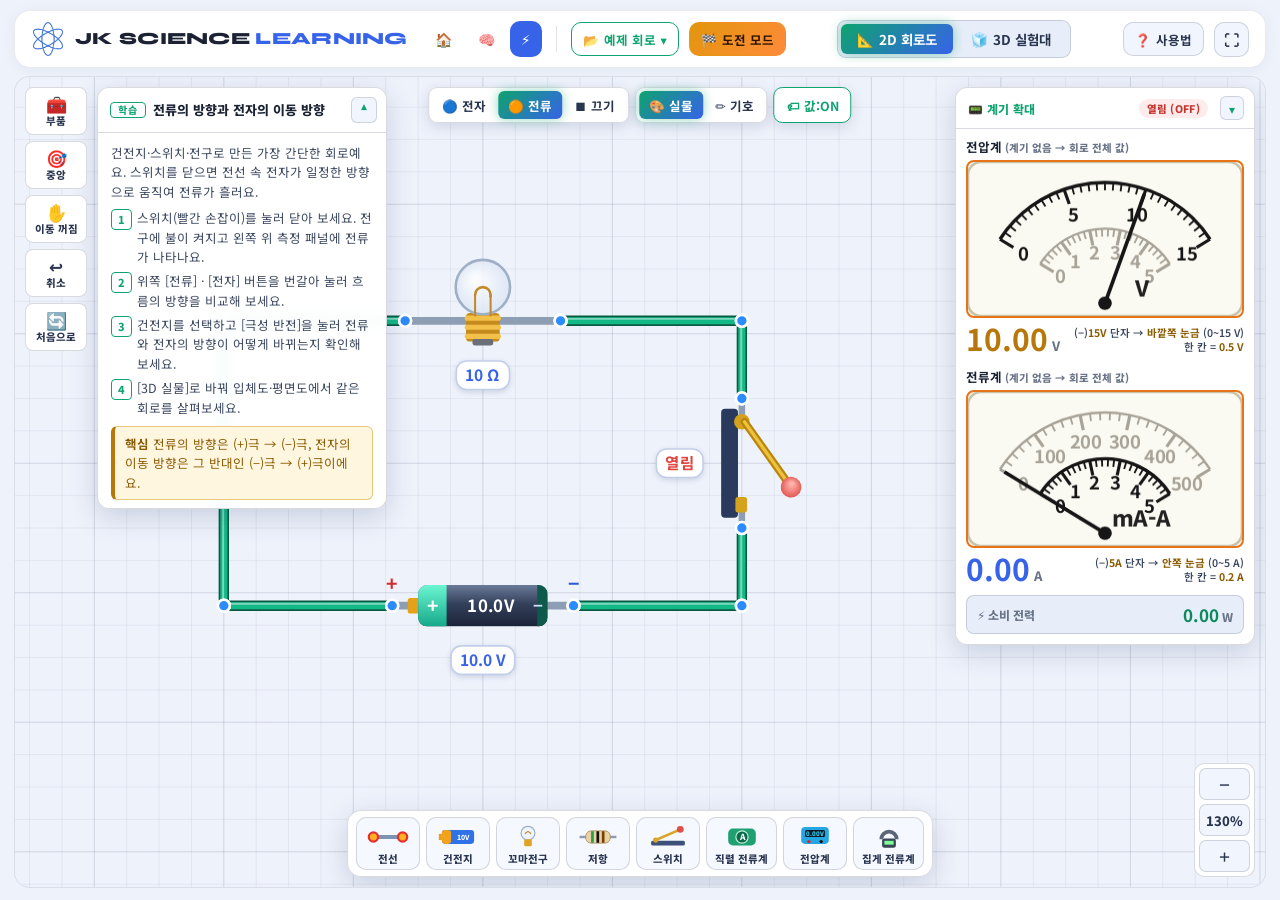
<file: circuit/index.html>
<!doctype html>
<html lang="ko">
<head>
<meta charset="utf-8">
<meta name="viewport" content="width=device-width,initial-scale=1,maximum-scale=1,user-scalable=no,viewport-fit=cover">
<meta name="apple-mobile-web-app-capable" content="yes">
<title>전기회로 실험실 · 중학교 과학2 전기와 자기</title>
<link rel="preconnect" href="https://fonts.googleapis.com"><link rel="preconnect" href="https://fonts.gstatic.com" crossorigin><link href="https://fonts.googleapis.com/css2?family=Noto+Sans+KR:wght@400;500;700;900&family=Syne:wght@700;800&display=swap" rel="stylesheet">
<link rel="stylesheet" href="css/style.css">
</head>
<body>
<header id="top">
  <a class="brand" href="../index.html" title="JK SCIENCE LEARNING 포털로"><img src="../image/logo_atom.png" alt="" onerror="this.outerHTML='<span class=&quot;logo&quot;>⚛</span>'"><div class="t"><h1>JK SCIENCE <span>LEARNING</span></h1><p>전기회로 실험실 · 과학2 전기와 자기</p></div></a>
  <nav id="pnav"><a href="../index.html"><i>🏠</i><span>홈</span></a><a href="../index.html#mem-home"><i>🧠</i><span>과학 게임</span></a><a class="active"><i>⚡</i><span>전기회로 실험실</span></a></nav>
  <span class="vsep"></span>
  <div class="dd"><button id="exBtn" class="pri">📂<span class="tx"> 예제 회로</span> ▾</button></div>
  <button id="chBtn" class="chb">🏁<span class="tx"> 도전 모드</span></button>
  <span class="sp"></span>
  <div class="seg big"><button data-view="2d" class="on">📐<span class="tx"> 2D 회로도</span></button><button data-view="3d">🧊<span class="tx"> 3D 실험대</span></button></div>
  <span class="sp"></span>
  <button id="helpBtn">❓<span class="tx"> 사용법</span></button>
  <button id="fsBtn" class="ic" title="전체 화면">⛶</button>
</header>
<div id="exMenu"></div>
<div id="stage">
  <div id="view">
    <canvas id="c2d"></canvas>
    <div id="c3dWrap"></div>
    <div id="modes">
      <div class="seg"><button data-flow="electron">🔵 전자</button><button data-flow="current" class="on">🟠 전류</button><button data-flow="off">⏹ 끄기</button></div>
      <div class="seg" id="styleSeg"><button data-style="real" class="on">🎨 실물</button><button data-style="symbol">✏️ 기호</button></div>
      <button id="valBtn" class="on">🏷 값:ON</button>
    </div>
    <div id="rail">
      <button id="palBtn"><i>🧰</i><span>부품</span></button>
      <button id="centerBtn"><i>🎯</i><span>중앙</span></button>
      <button id="panBtn" title="켜면 어디를 끌어도 화면이 움직여요"><i>✋</i><span id="panTxt">이동 꺼짐</span></button>
      <button id="undoBtn"><i>↩</i><span>취소</span></button>
      <button id="resetBtn"><i>🔄</i><span>처음으로</span></button>
    </div>
    <div id="measure" class="card">
      <div class="mh" id="mHead">📟 계기 확대 <span id="mState" class="state off">열림 (OFF)</span><button id="mMin" title="접기/펼치기">▾</button></div>
      <div id="mBody">
        <div class="mtab"><div class="mlab"><b>전압계</b> <em id="vSrc"></em></div><canvas id="fcV"></canvas><div class="mrd"><span class="big"><b id="mV">0.00</b> V</span><span id="vInfo" class="info"></span></div></div>
        <div class="mtab"><div class="mlab"><b>전류계</b> <em id="iSrc"></em></div><canvas id="fcI"></canvas><div class="mrd"><span class="big i"><b id="mI">0.00</b> A</span><span id="iInfo" class="info"></span></div></div>
        <div class="prow">⚡ 소비 전력 <span><b id="mP">0.00</b> W</span></div>
      </div>
    </div>
    <div id="learn" class="card">
      <div class="lh"><span class="bd">학습</span><span id="lTitle"></span><button id="lToggle" title="펼치기/접기">▾</button></div>
      <div id="lBody"><p id="lDesc"></p><ol id="lSteps"></ol><div id="lKey" class="key"></div></div>
      <div id="lDiag"></div>
    </div>
    <div id="chBar"><span id="chTitle"></span><span id="chTime" class="chTime">⏱ 00:00</span><button id="chEye" title="시간 보이기/숨기기">👁</button><button id="chTgt" title="목표 화면 숨기기/보기">🙈 목표 숨김</button><button id="chUndo" title="방금 한 작업 되돌리기">↩ 되돌리기</button><button id="chRedo" title="되돌린 작업 다시 하기">↪ 다시</button><button id="chHint">💡 힌트</button><button id="chPeek">👀 정답 보기</button><button id="chGrade" class="go">✅ 채점</button><button id="chExit">✖ 그만하기</button></div>
    <div id="chTarget" class="card"><div class="lh"><span class="bd">목표</span><span id="chTT"></span><button id="chTog" title="목표 회로도 접기/펼치기">접기 ▴</button></div><img id="chImg" alt="목표 회로도"><div id="chParts"></div><div id="chMsg" class="dg info"></div></div>
    <div id="chPeekBar">👀 정답 회로를 보는 중이에요 (시간 기록 안 됨) <button id="chBack">내 회로로 돌아가기</button></div>
    <div id="hint3d" class="card">💡 3D 실험대의 스위치를 클릭하면 On/Off 돼요</div>
    <aside id="palette"></aside>
    <div id="ctx"></div>
    <div id="zoombar"><button id="zIn">＋</button><button style="pointer-events:none"><span id="zoomPct">100%</span></button><button id="zOut">－</button></div>
    <div id="viewbar"><span>시점</span><button data-cam="iso" class="on">🧊 입체도</button><button data-cam="plan">👁 평면도</button><button data-cam="front">📐 정면도</button><button data-cam="center">🎯 중앙</button></div>
    <div id="bubble">✂ 연결 끊기</div>
    <div id="toast"></div>
  </div>
</div>
<div id="chMenu"><div class="chbox"><h2>🏁 도전 모드</h2><p>예제 회로도를 보고 빈 화면에서 똑같이 만들어 보세요. 성공하면 걸린 시간이 팝업으로 나와요.<br><small>※ 힌트나 정답 보기를 쓰면 성공해도 시간은 나오지 않아요.</small></p><div id="chList"></div><button id="chClose" class="chx">닫기</button> <a class="chx" href="../index.html#circuit-rank" style="text-decoration:none;display:inline-block">🏆 순위표 보기</a></div></div>
<div id="chPop"><div class="chbox pop"><div class="big">🎉 성공!</div><div id="chPopTime" class="ptime"></div><div id="chPopSub" class="psub"></div><div id="chRank"></div><div class="row"><button id="chAgain">🔁 다시 도전</button><button id="chNext" class="go">다음 단계 ▶</button><button id="chEnd">끝내기</button></div></div></div>
<div id="modal"><div class="mbox">
  <div class="mhead"><div><h2>전기회로 실험실 사용법</h2><p style="margin:0">회로를 직접 만들고, 전류·전자의 방향과 전압계·전류계 연결을 눈으로 확인해요.</p></div><button id="modalClose">닫기 ✕</button></div>
  <h3>🖱 조작 방법</h3>
  <table>
    <tr><th>부품 꺼내기</th><td>왼쪽 부품 상자의 부품을 <b>끌어다 놓거나</b>, 눌러서 화면 가운데에 추가해요.</td></tr>
    <tr><th>연결하기</th><td>부품(또는 전선 끝)을 다른 단자 <b>가까이</b> 가져가면 <span style="color:#12a150;font-weight:800">초록 원</span>이 나타나고, 손을 떼면 자석처럼 딱 붙어요. 부품 단자(빨간 동그라미)에서 바로 끌어도 새 전선이 나와요.</td></tr>
    <tr><th>연결 끊기</th><td>연결된 <b>파란 점</b>을 한 번 누르면 <b style="color:#e83a5e">연결 끊기</b> 버튼이 나타나요. 전선 끝을 끌어서 떼어 낼 수도 있어요.</td></tr>
    <tr><th>이동 · 방향 전환</th><td>부품을 끌면 이동해요(연결된 전선은 늘어나며 따라와요). 부품을 선택하면 나타나는 <b>⟳ 손잡이</b>를 돌리거나 ↺ ↻ 버튼(또는 R 키)으로 방향을 바꿔요.</td></tr>
    <tr><th>값 바꾸기</th><td>부품을 선택하면 아래에 도구가 나타나요. 건전지 전압·극성, 저항값, 스위치 열기/닫기를 바꿀 수 있어요.</td></tr>
    <tr><th>화면 이동 · 확대</th><td>빈 곳을 끌면 화면이 움직이고, 마우스 휠 또는 두 손가락 벌리기로 확대·축소해요.</td></tr>
    <tr><th>3D 실물</th><td>[3D 실물]에서 입체도·평면도·정면도로 볼 수 있고, 스위치를 클릭하면 켜고 꺼져요. (드래그: 회전, 오른쪽 버튼/두 손가락: 이동)</td></tr>
  </table>
  <h3>📗 교과서 개념 정리 (Ⅶ. 전기와 자기)</h3>
  <table>
    <tr><th>전류</th><td>전하의 흐름. 단위 A(암페어). <b>전류의 방향은 (+)극 → (−)극</b>(과거에 (+)전하의 이동 방향으로 정함)이고, <b>전자는 반대로 (−)극 → (+)극</b>으로 이동해요.</td></tr>
    <tr><th>전압</th><td>전류를 흐르게 하는 능력. 단위 V(볼트). 전지는 펌프처럼 전자를 이동시켜 전류가 계속 흐르게 해요.</td></tr>
    <tr><th>저항</th><td>전류의 흐름을 방해하는 정도. 단위 Ω(옴). <b>옴의 법칙 V = I R</b> (전류는 전압에 비례, 저항에 반비례)</td></tr>
    <tr><th>직렬연결</th><td>각 저항에 걸리는 전압의 합 = 전체 전압 · 저항이 늘수록 전체 전류는 <b>작아짐</b> · 하나라도 고장 나면 회로 전체에 전류가 흐르지 않음</td></tr>
    <tr><th>병렬연결</th><td>각 저항에 <b>같은 전압</b>이 걸림 · 저항이 늘수록 전체 전류는 <b>커짐</b> · 하나가 고장 나도 다른 기구는 영향을 받지 않음</td></tr>
  </table>
  <h3>📏 전압계와 전류계 연결 방법</h3>
  <table>
    <tr><th></th><th>전류계 (A)</th><th>전압계 (V)</th></tr>
    <tr><th>연결 방법</th><td><b>직렬</b>로 연결 (회로를 끊고 그 사이에 끼움)</td><td><b>병렬</b>로 연결 (재려는 부품의 양쪽 끝에 나란히)</td></tr>
    <tr><th>내부 저항</th><td>매우 작음 (회로에 영향을 주지 않도록)</td><td>매우 큼 (전류가 거의 흐르지 않도록)</td></tr>
    <tr><th>단자 연결</th><td>(+)단자 → 전지의 (+)극 쪽, (−)단자 → 전지의 (−)극 쪽</td><td>(+)단자 → 전위가 높은 쪽(전지의 (+)극 쪽), (−)단자 → 낮은 쪽</td></tr>
    <tr><th>잘못 연결하면</th><td>병렬로 연결하면 <b>합선</b>(매우 큰 전류)</td><td>직렬로 연결하면 전류가 거의 흐르지 않아 <b>전구가 꺼짐</b></td></tr>
  </table>
  <p class="src">※ 교과서 내용: 미래엔 중학교 과학2 「Ⅶ. 전기와 자기 · 1. 전기」 단원을 바탕으로 구성했어요. 건전지·저항의 값은 이상적인 소자로 계산해요(건전지 내부저항, 전선 저항 무시).</p>
</div></div>
<script src="vendor/three.min.js"></script>
<script src="js/config.js"></script>
<script src="js/core.js"></script>
<script src="js/view2d.js"></script>
<script src="js/meter.js"></script>
<script src="js/examples.js"></script>
<script src="js/view3d.js"></script>
<script src="js/challenge.js"></script>
<script src="js/ui.js"></script>
</body>
</html>
</file>
<file: circuit/css/style.css>
:root{--bg:#eef2fb;--bg2:#ffffff;--ink:#1a2233;--mut:#6a7488;--card:rgba(255,255,255,.97);--line:rgba(20,30,60,.16);--pri:#0ea36f;--pri2:#3763e8;--amber:#b8770a;--rose:#e0463f;--vio:#7048e8;--grad:linear-gradient(135deg,#0ea36f,#3763e8)}
*{box-sizing:border-box;-webkit-tap-highlight-color:transparent}
html,body{margin:0;height:100%;overflow:hidden;background:var(--bg);color:var(--ink);font-family:'Noto Sans KR','Pretendard','Malgun Gothic','Apple SD Gothic Neo',system-ui,sans-serif;-webkit-user-select:none;user-select:none;overscroll-behavior:none}
body{display:flex;flex-direction:column;height:100vh;height:100dvh}
button{font:inherit;cursor:pointer;border:0;color:inherit}
/* ---- 상단: 얇은 타이틀 바 ---- */
#top{display:flex;align-items:center;gap:8px;padding:6px 12px;background:var(--bg2);border-bottom:1px solid var(--line);box-shadow:0 2px 10px rgba(30,50,100,.06);overflow-x:auto;white-space:nowrap;flex:0 0 auto;scrollbar-width:none;position:relative;z-index:30}
#top::-webkit-scrollbar{display:none}
#top .sp{flex:1 1 8px;min-width:4px}
.seg,.dd,#top>button,.brand{flex:0 0 auto}
.brand{display:flex;align-items:center;gap:9px;margin-right:4px}
.logo{width:34px;height:34px;border-radius:50%;border:2px solid var(--pri);display:grid;place-items:center;font-size:17px;box-shadow:0 2px 8px rgba(14,163,111,.25);background:#e3f6ee}
.brand .t{display:flex;flex-direction:column;line-height:1.15}
.brand .t small{font-size:9.5px;font-weight:800;letter-spacing:2px;color:var(--pri)}
.brand .t b{font-size:15px;color:var(--ink);letter-spacing:-.2px}
button,.seg{transition:all .12s}
#top button,#modes button,#rail button,#viewbar button,#zoombar button{background:#f1f5fd;color:#2a3550;border:1px solid var(--line);border-radius:8px;font-weight:700}
#top button{padding:6px 11px;font-size:12.5px;min-height:34px;display:inline-flex;align-items:center;gap:5px}
#top button:hover,#modes button:hover,#rail button:hover,#zoombar button:hover{border-color:var(--pri);color:var(--pri)}
#top button.pri{background:transparent;border:1.5px solid var(--pri);color:var(--pri)}
#top .ic{padding:6px 9px;font-size:15px}
.seg{display:inline-flex;border-radius:9px;background:#e8eef9;padding:3px;gap:2px;border:1px solid var(--line)}
.seg button{border:0!important;background:transparent!important;min-height:28px!important;border-radius:6px!important;padding:4px 10px!important;font-size:12.5px}
.seg button.on{background:var(--grad)!important;color:#ffffff!important;box-shadow:0 0 12px rgba(14,163,111,.45)!important}
.seg.big button{padding:5px 16px!important;font-size:13.5px!important}
.dd{position:relative;display:inline-block}
#exMenu{display:none;position:fixed;top:52px;left:150px;min-width:320px;max-width:92vw;background:#ffffff;border-radius:12px;box-shadow:0 14px 44px rgba(30,50,100,.22);border:1px solid var(--line);padding:6px;z-index:60;max-height:76vh;overflow:auto}
#exMenu.on{display:block}
#exMenu button{display:flex!important;width:100%;gap:10px;align-items:center;background:transparent!important;color:var(--ink)!important;border:0!important;text-align:left;padding:9px 10px!important;border-radius:8px!important;font-size:13.5px!important;font-weight:700!important;white-space:normal}
#exMenu button:hover{background:#e6eefc!important}
#exMenu i{font-style:normal;width:30px;height:30px;border-radius:8px;background:#e3f6ee;border:1px solid var(--pri);display:grid;place-items:center;font-size:15px;flex:0 0 auto}
/* ---- 본문: 전체 화면 작업대 위에 떠 있는 패널들 ---- */
#stage{flex:1;display:flex;min-height:0}
#view{flex:1;position:relative;min-width:0;overflow:hidden;background:var(--bg)}
#c2d{position:absolute;inset:0;touch-action:none;display:block}
#c3dWrap{position:absolute;inset:0;display:none}
body.v3d #c2d,body.v3d #palette,body.v3d #zoombar,body.v3d #ctx,body.v3d #styleSeg{display:none!important}
body.v3d #c3dWrap{display:block}
.card{position:absolute;background:var(--card);border-radius:12px;box-shadow:0 8px 28px rgba(30,50,100,.18);border:1px solid var(--line);backdrop-filter:blur(6px)}
/* 상단 중앙: 표시 모드 */
#modes{position:absolute;left:50%;top:10px;transform:translateX(-50%);display:flex;gap:6px;z-index:8;width:max-content;max-width:calc(100% - 20px)}
#modes .seg,#modes>button{background:var(--card);box-shadow:0 4px 14px rgba(30,50,100,.15)}
#modes>button{padding:0 12px;font-size:12.5px;border-radius:9px}
#modes>button.on{border-color:var(--pri);color:var(--pri)}
/* 왼쪽 세로 도구 레일 */
#rail{position:absolute;left:10px;top:10px;display:flex;flex-direction:column;gap:6px;z-index:8}
#rail button{width:62px;padding:7px 2px 6px;display:flex;flex-direction:column;align-items:center;gap:1px;background:var(--card)}
#rail i{font-style:normal;font-size:17px;line-height:1}#rail span{font-size:10.5px;font-weight:800;white-space:nowrap}
#rail button.on{border-color:var(--pri);color:var(--pri);box-shadow:0 0 12px rgba(14,163,111,.4)}
/* 오른쪽: 계기판 */
#measure{right:10px;top:10px;padding:0;width:300px;z-index:6;overflow:hidden}
#measure .mh{display:flex;align-items:center;gap:6px;font-weight:800;font-size:12px;padding:8px 10px 8px 12px;color:var(--pri);border-bottom:1px solid var(--line);letter-spacing:.3px;cursor:pointer}
#mMin{margin-left:6px;background:#f1f5fd;border:1px solid var(--line);border-radius:6px;width:24px;height:24px;font-size:12px;color:var(--pri)}
#measure.min #mBody{display:none}#measure.min #mMin{transform:rotate(180deg)}#measure.min .mh{border-bottom:0}
.state{font-size:10.5px;padding:2px 8px;border-radius:99px;font-weight:800;margin-left:auto;white-space:nowrap}
.state.off{background:#fdeceb;color:#c4332c}.state.on{background:#e1f6ec;color:#0a8a5c}.state.short{background:var(--rose);color:#fff;animation:bl .5s infinite alternate}
@keyframes bl{to{opacity:.5}}
.mtab{padding:8px 10px 4px}
.mlab{font-size:11.5px;color:var(--mut);font-weight:800;margin-bottom:4px}.mlab b{color:var(--ink);font-size:12.5px}.mlab em{font-style:normal;font-size:10.5px}
.mtab canvas{display:block;width:100%;border-radius:8px;border:2px solid #e8741a;background:#fbfaf2}
.mrd{display:flex;align-items:flex-end;justify-content:space-between;gap:8px;margin-top:5px}
.mrd .big{font-size:13px;font-weight:800;color:var(--mut);white-space:nowrap}.mrd .big b{font-size:30px;line-height:1;color:var(--amber);font-variant-numeric:tabular-nums}.mrd .big.i b{color:var(--pri2)}
.mrd .info{font-size:10.5px;line-height:1.4;color:#3b475f;text-align:right;font-weight:600}.mrd .info b{color:#8a5a00}.mrd .info i{color:var(--rose);font-style:normal;font-weight:800}
.prow{display:flex;justify-content:space-between;align-items:center;margin:6px 10px 10px;padding:6px 10px;border-radius:8px;background:#e8eef9;border:1px solid var(--line);font-size:12px;font-weight:800;color:var(--mut)}.prow b{font-size:17px;color:#0a8a5c;font-variant-numeric:tabular-nums}
/* 학습 패널: 레일 오른쪽 */
#learn{left:82px;top:10px;width:290px;max-height:calc(100% - 190px);display:flex;flex-direction:column;z-index:7;overflow:hidden}
.lh{display:flex;align-items:center;gap:7px;padding:9px 9px 9px 12px;font-weight:800;font-size:13px;line-height:1.25;border-bottom:1px solid var(--line)}
.lh .bd{border:1px solid var(--pri);color:var(--pri);font-size:10px;padding:1px 7px;border-radius:4px;letter-spacing:1px;flex:0 0 auto}
#lToggle{margin-left:auto;background:#f1f5fd;border:1px solid var(--line);border-radius:6px;width:26px;height:26px;font-size:12px;color:var(--pri);flex:0 0 auto}
#lBody{display:none;flex:1 1 auto;min-height:0;overflow:auto;padding:10px 13px 8px;font-size:12.5px;line-height:1.55;color:#3b475f}
#learn.open #lBody{display:block}#learn.open #lToggle{transform:rotate(180deg)}
#lDesc{margin:0 0 7px}
#lSteps{margin:0 0 9px;padding-left:0;list-style:none;counter-reset:s}
#lSteps li{counter-increment:s;position:relative;margin:5px 0;padding-left:26px}
#lSteps li::before{content:counter(s);position:absolute;left:0;top:1px;width:19px;height:19px;border-radius:4px;border:1px solid var(--pri);color:var(--pri);font-size:11px;font-weight:800;display:grid;place-items:center}
.key{background:#fff6e0;border:1px solid #e7c77a;border-left:4px solid var(--amber);border-radius:6px;padding:7px 10px;color:#8a5a00;font-size:12.5px}
#lDiag{padding:6px 12px 11px;display:flex;flex-direction:column;gap:6px;overflow:auto;flex:0 1 auto;max-height:42%;border-top:1px solid var(--line)}
#lDiag:empty{display:none}
.dg{font-size:12px;line-height:1.45;border-radius:6px;padding:7px 10px;font-weight:700}
.dg.bad{background:#fdeceb;color:#c4332c;border:1px solid #f0b4b0}.dg.warn{background:#fff6e0;color:#8a5a00;border:1px solid #e7c77a}
.dg.ok{background:#e1f6ec;color:#0a8a5c;border:1px solid #9fd9c1}.dg.info{background:#eaf0fe;color:#3763e8;border:1px solid #b7c8f5}
/* 하단 도크: 부품 상자 */
#palette{position:absolute;left:50%;bottom:10px;transform:translateX(-50%);width:max-content;max-width:calc(100% - 150px);background:var(--card);border:1px solid var(--line);border-radius:14px;padding:6px 8px;display:flex;flex-direction:row;align-items:center;gap:6px;overflow-x:auto;scrollbar-width:none;z-index:7;box-shadow:0 8px 28px rgba(30,50,100,.18)}
#palette::-webkit-scrollbar{display:none}
.ptitle{writing-mode:vertical-rl;transform:rotate(180deg);color:var(--pri);font-size:10px;font-weight:800;letter-spacing:2px;padding:0 4px;flex:0 0 auto}
.pitem{flex:0 0 auto;background:#f5f8ff;border:1px solid var(--line)!important;border-radius:10px;padding:5px 8px 4px;color:#2a3550;display:flex;flex-direction:column;align-items:center;gap:2px;touch-action:none;min-width:60px}
.pitem:hover{border-color:var(--pri)!important;box-shadow:0 0 14px rgba(14,163,111,.35);transform:translateY(-3px)}.pitem:active{transform:scale(.95)}
.pitem svg{width:46px;height:28px}.pitem span{font-size:10.5px;font-weight:800;line-height:1.1;text-align:center}
/* 선택 부품 도구 줄: 도크 바로 위 */
#ctx{position:absolute;left:50%;bottom:92px;transform:translateX(-50%);width:max-content;display:none;align-items:center;gap:7px;flex-wrap:wrap;justify-content:center;max-width:calc(100% - 20px);background:var(--card);color:var(--ink);padding:7px 10px;border-radius:12px;box-shadow:0 8px 28px rgba(30,50,100,.2);border:1px solid var(--pri);z-index:9}
#ctx.on{display:flex}
#ctx .lab{font-size:12.5px;font-weight:800;color:var(--pri)}
#ctx .val{font-size:13px;min-width:56px;text-align:center;color:#ffffff;background:var(--grad);padding:3px 8px;border-radius:6px;font-weight:800}
#ctx button{background:#f1f5fd;border:1px solid var(--line);color:#2a3550;padding:6px 10px;border-radius:8px;font-size:12.5px;font-weight:800;min-height:34px}
#ctx button:hover{border-color:var(--pri)}#ctx button.on{background:var(--pri);color:#ffffff;border-color:transparent}
#ctx button.warn{background:#fdeceb;color:#c4332c;border-color:#f0b4b0}#ctx button.danger{background:var(--rose);color:#fff;border-color:transparent}#ctx button:disabled{opacity:.35;pointer-events:none}
#ctx input[type=range]{width:200px;accent-color:#0ea36f;height:28px}
#ctx button[data-act=step]{min-width:40px;padding:6px 6px}
#zoombar{position:absolute;right:10px;bottom:10px;display:flex;flex-direction:column-reverse;gap:4px;background:var(--card);padding:4px;border-radius:10px;border:1px solid var(--line);z-index:8}
#zoombar button{min-width:36px;height:32px;font-weight:800;padding:0 6px;font-size:13px;border-radius:7px}
#viewbar{display:none;position:absolute;left:50%;bottom:12px;transform:translateX(-50%);width:max-content;max-width:calc(100% - 20px);align-items:center;gap:5px;background:var(--card);padding:6px 8px;border-radius:12px;border:1px solid var(--line);z-index:8}
body.v3d #viewbar{display:flex}
#viewbar span{font-size:11px;color:var(--pri);font-weight:800;padding:0 6px;letter-spacing:1px}
#viewbar button{padding:7px 13px;font-size:13px;white-space:nowrap}
#viewbar button.on{background:var(--grad);color:#ffffff;border-color:transparent}
#hint3d{display:none;right:10px;bottom:70px;padding:8px 12px;font-size:12px;font-weight:700;z-index:6;color:#3763e8;max-width:232px}
body.v3d #hint3d{display:block}
#bubble{position:absolute;display:none;transform:translate(-50%,-100%);background:var(--rose);color:#fff;font-weight:800;font-size:14px;padding:8px 14px;border-radius:8px;box-shadow:0 6px 20px rgba(224,70,63,.35);z-index:20;white-space:nowrap;cursor:pointer;border:2px solid #fff}
#bubble.on{display:block;animation:pop .15s ease-out}
#bubble::after{content:'';position:absolute;left:50%;bottom:-7px;margin-left:-6px;border:6px solid transparent;border-top-color:var(--rose);border-bottom:0}
@keyframes pop{from{transform:translate(-50%,-90%) scale(.8);opacity:0}}
#toast{position:absolute;left:50%;top:56px;transform:translate(-50%,-20px);background:var(--pri);color:#ffffff;font-weight:800;font-size:13px;padding:8px 16px;border-radius:8px;opacity:0;pointer-events:none;transition:all .25s;z-index:40}
#toast.on{opacity:1;transform:translate(-50%,0)}
#modal{display:none;position:fixed;inset:0;background:rgba(26,34,51,.45);backdrop-filter:blur(3px);z-index:80;align-items:center;justify-content:center;padding:14px}
#modal.on{display:flex}
.mbox{background:#ffffff;border:1px solid var(--line);border-radius:14px;max-width:760px;width:100%;max-height:92vh;overflow:auto;padding:22px 24px 24px;box-shadow:0 24px 70px rgba(30,50,100,.22);-webkit-user-select:text;user-select:text;color:var(--ink)}
.mbox h2{margin:0 0 4px;font-size:20px}.mbox h3{margin:18px 0 7px;font-size:15px;color:var(--pri)}
.mbox p,.mbox li{font-size:13.5px;line-height:1.6;color:#3b475f}
.mbox table{width:100%;border-collapse:collapse;font-size:13px;margin:4px 0}
.mbox th,.mbox td{border:1px solid var(--line);padding:7px 9px;text-align:left;vertical-align:top;line-height:1.5}
.mbox th{background:#f1f5fd;color:var(--pri);white-space:nowrap}
.mhead{display:flex;align-items:flex-start;gap:10px}#modalClose{margin-left:auto;background:var(--grad);color:#ffffff;border-radius:8px;padding:8px 14px;font-weight:800}
.src{font-size:11.5px;color:var(--mut);margin-top:12px}
@media (max-width:900px){#learn{width:250px}.brand .t small{display:none}#measure{width:250px}}
@media (max-width:640px){
  .brand .t{display:none}.seg.big button{padding:5px 10px!important;font-size:12.5px!important}#helpBtn{display:none}
  #rail{flex-direction:row;top:auto;bottom:84px;left:8px}#rail button{width:auto;padding:5px 8px}#rail span{display:none}#rail i{font-size:16px}
  #modes{top:6px;gap:4px}#modes>button{display:none}#styleSeg button{padding:3px 7px!important}
  #measure{width:210px;right:6px;top:44px}.mrd .info{display:none}
  #learn{left:8px;right:8px;width:auto;top:auto;bottom:128px;max-height:40%}
  #palette{max-width:calc(100% - 16px)}.pitem{min-width:52px}.ptitle{display:none}
  #zoombar{display:none}#ctx{bottom:auto;top:44px;left:8px;right:auto;transform:none;max-width:calc(100% - 180px)}
  #viewbar span{display:none}#viewbar button{padding:7px 9px;font-size:12px}#hint3d{display:none!important}
}

/* ---- 도전 모드 ---- */
#top .chb{background:linear-gradient(135deg,#e2960b,#ff8a3c);color:#2b1400;border-color:transparent}
#top .chb:hover{color:#2b1400;filter:brightness(1.1)}
#chBar,#chTarget,#chPeekBar{display:none}
body.challenge #learn,body.challenge #exBtn{display:none!important}
body.challenge #chBar{display:flex}body.challenge #chTarget{display:block}
body.v3d #chBar,body.v3d #chTarget{display:none}
#chBar{position:absolute;left:50%;top:58px;transform:translateX(-50%);align-items:center;gap:6px;background:var(--card);border:1px solid var(--amber);border-radius:12px;padding:6px 8px;z-index:9;width:max-content;max-width:calc(100% - 20px);flex-wrap:wrap;justify-content:center;box-shadow:0 6px 22px rgba(30,50,100,.18)}
#chTitle{font-size:11px;font-weight:800;color:var(--amber);letter-spacing:1px;padding:0 4px}
.chTime{font-size:15px;font-weight:800;color:var(--ink);font-variant-numeric:tabular-nums;min-width:74px;text-align:center}.chTime.off{font-size:12px;color:var(--mut)}
#chBar button{background:#f1f5fd;border:1px solid var(--line);border-radius:8px;padding:6px 10px;font-size:12.5px;font-weight:800;color:#2a3550;min-height:34px}
#chBar button:hover{border-color:var(--pri)}#chBar button.go{background:var(--grad);color:#ffffff;border-color:transparent}#chEye.on{border-color:var(--pri);color:var(--pri)}
#chTarget{left:82px;top:10px;width:300px;padding:0 0 10px;z-index:7;max-height:calc(100% - 190px);overflow:auto}
#chTarget .lh{border-bottom:1px solid var(--line)}
#chImg{display:block;width:calc(100% - 20px);margin:10px;border-radius:8px;border:1px solid var(--line);background:#f5f8ff}
#chParts{margin:0 12px 8px;font-size:12px;line-height:1.5;color:#3b475f;font-weight:700}
#chMsg{margin:0 10px}
#chPeekBar{position:absolute;left:50%;top:104px;transform:translateX(-50%);background:#fff6e0;border:1px solid #e7c77a;color:#8a5a00;font-weight:800;font-size:13px;padding:8px 12px;border-radius:10px;z-index:9;align-items:center;gap:10px;width:max-content;max-width:calc(100% - 20px)}
#chPeekBar.on{display:flex}#chPeekBar button{background:var(--amber);color:#2b1400;border-radius:8px;padding:6px 10px;font-weight:800}
#chMenu,#chPop{display:none;position:fixed;inset:0;background:rgba(26,34,51,.45);backdrop-filter:blur(3px);z-index:85;align-items:center;justify-content:center;padding:14px}
#chMenu.on,#chPop.on{display:flex}
.chbox{background:#ffffff;border:1px solid var(--line);border-radius:14px;max-width:520px;width:100%;max-height:92vh;overflow:auto;padding:20px 22px;box-shadow:0 24px 70px rgba(30,50,100,.22);color:var(--ink)}
.chbox h2{margin:0 0 6px;font-size:20px}.chbox p{margin:0 0 12px;font-size:13.5px;line-height:1.6;color:#3b475f}.chbox small{color:var(--amber)}
#chList{display:flex;flex-direction:column;gap:6px}
#chList button{display:flex;align-items:center;gap:10px;background:#f1f5fd;border:1px solid var(--line);border-radius:10px;padding:10px 12px;text-align:left;font-size:13.5px;font-weight:700;color:var(--ink)}
#chList button:hover{border-color:var(--amber)}
#chList i{font-style:normal;width:30px;height:30px;border-radius:8px;background:#e3f6ee;border:1px solid var(--pri);display:grid;place-items:center;flex:0 0 auto}
#chList span{flex:1}#chList b{color:var(--amber);margin-right:4px}#chList em{font-style:normal;font-size:12px;color:var(--mut);white-space:nowrap}#chList em.done{color:#0a8a5c}
.chx{margin-top:12px;background:#f1f5fd;border:1px solid var(--line);border-radius:8px;padding:8px 16px;font-weight:800;color:#2a3550}
.chbox.pop{text-align:center;max-width:380px}.chbox .big{font-size:26px;font-weight:800;color:#0a8a5c}
.ptime{font-size:46px;font-weight:800;margin:10px 0 4px;font-variant-numeric:tabular-nums;color:var(--ink);line-height:1.15}.ptime small{font-size:15px;color:var(--amber);font-weight:700}
.psub{font-size:14px;color:var(--amber);font-weight:700;min-height:20px;margin-bottom:12px}
.chbox .row{display:flex;gap:8px;justify-content:center;flex-wrap:wrap}.chbox .row button{background:#f1f5fd;border:1px solid var(--line);border-radius:8px;padding:9px 14px;font-weight:800;color:#2a3550}.chbox .row .go{background:var(--grad);color:#ffffff;border-color:transparent}
@media (max-width:640px){#chTarget{left:8px;right:8px;width:auto;top:44px;max-height:40%}#chImg{height:150px;object-fit:contain}body.challenge #chBar{top:auto;bottom:128px}#chPeekBar{top:auto;bottom:176px}}


/* ---- 포털과 같은 상단 바 ---- */
body{background:var(--bg)}
#top{margin:10px 14px 8px;padding:9px 16px;border:1px solid rgba(20,30,60,.09);border-radius:16px;background:#fff;box-shadow:0 2px 14px rgba(20,30,60,.05);gap:10px}
#top .brand{text-decoration:none;color:inherit;gap:10px;margin-right:6px}
#top .brand img{width:34px;height:34px;object-fit:contain}
#top .brand .logo{width:34px;height:34px;border:0;box-shadow:none;background:transparent;font-size:26px;color:#3763e8}
#top .brand .t{line-height:1.2}
#top .brand h1{margin:0;font-family:'Syne','Noto Sans KR',sans-serif;font-size:17px;font-weight:800;letter-spacing:.3px;color:#1a2233;white-space:nowrap}
#top .brand h1 span{color:#3763e8}
#top .brand p{margin:0;font-size:11px;color:#6a7488;white-space:nowrap}
#pnav{display:flex;gap:4px;flex:0 0 auto}
#pnav a{display:flex;align-items:center;gap:6px;padding:8px 13px;border-radius:10px;font-size:13px;font-weight:500;color:#6a7488;text-decoration:none;white-space:nowrap;cursor:pointer;transition:all .2s}
#pnav a i{font-style:normal;font-size:14px}
#pnav a:hover{background:#f5f8ff;color:#1a2233}
#pnav a.active{background:#3763e8;color:#fff;font-weight:700;cursor:default}
#top .vsep{width:1px;height:26px;background:rgba(20,30,60,.12);flex:0 0 auto;margin:0 4px}
#top button{border-radius:10px}
#view{border-radius:16px;margin:0 14px 12px;border:1px solid rgba(20,30,60,.09)}
#exMenu{top:78px;left:430px}
@media (max-width:1320px){#pnav a span{display:none}#pnav a{padding:8px 11px}#top .brand p{display:none}}
@media (max-width:1100px){#pnav,#top .vsep{display:none}}
@media (max-width:900px){#pnav,#top .vsep{display:none}#exMenu{left:20px}}
@media (max-width:640px){#top{margin:6px 6px 6px;padding:6px 8px}#view{margin:0 6px 6px}#top .brand .t{display:none}}

/* ---- 화면 크기별 배치 : 가로로 든 폰(짧은 화면)·세로 폰(좁은 화면) ---- */
:is(body.short,body.narrow) #top{margin:0;border-radius:0;border-width:0 0 1px;padding:4px 8px;gap:6px;box-shadow:none}
:is(body.short,body.narrow) #top .brand{margin-right:2px}
:is(body.short,body.narrow) #top .brand img,:is(body.short,body.narrow) #top .brand .logo{width:26px;height:26px;font-size:20px}
:is(body.short,body.narrow) #top .brand h1{font-size:12.5px}
:is(body.short,body.narrow) #top .brand p{display:none}
:is(body.short,body.narrow) #pnav,:is(body.short,body.narrow) #top .vsep{display:none}
:is(body.short,body.narrow) #top button{min-height:30px;padding:4px 9px;font-size:12px}
:is(body.short,body.narrow) .seg button{min-height:26px!important;padding:3px 8px!important;font-size:12px!important}
:is(body.short,body.narrow) #view{margin:0;border:0;border-radius:0}
body.narrow .tx,body.narrow #top .brand .t{display:none}
body.narrow #top .brand .logo{font-size:22px}
body.short #exMenu,body.narrow #exMenu{max-height:70vh}
body.short #rail{left:6px;top:6px;gap:4px}
body.short #rail button{width:44px;padding:5px 2px 4px;border-radius:9px}
body.short #rail i{font-size:16px}body.short #rail span{font-size:9px}
body.short #modes{top:6px;gap:4px}
body.short #modes .seg button,body.short #modes>button{font-size:11.5px;min-height:26px!important}
body.short #modes>button{padding:0 9px}
body.short #learn{left:56px;top:6px}
body.short #learn:not(.open){width:auto}
body.short #learn:not(.open) #lTitle{display:none}
body.short #learn.open{max-height:calc(100% - 76px)}
body.short #measure{top:6px;right:6px}
body.short #measure.min{width:auto}
body.short #measure:not(.min){max-height:calc(100% - 76px);overflow:auto}
body.short #palette{bottom:6px;padding:4px 6px;gap:4px;border-radius:12px;max-width:calc(100% - 170px)}
body.short .ptitle{display:none}
body.short .pitem{padding:3px 6px;min-width:50px;gap:1px;border-radius:9px}
body.short .pitem svg{width:36px;height:22px}body.short .pitem span{font-size:9.5px}
body.short #ctx{bottom:62px;padding:5px 8px;gap:5px}
body.short #ctx input[type=range]{width:150px}
body.short #zoombar{bottom:6px;right:6px;flex-direction:row-reverse;padding:3px;gap:3px}
body.short #zoombar button{min-width:32px;height:28px}
body.short #viewbar{bottom:6px;padding:4px 6px}
body.short #hint3d{display:none!important}
body.short #chBar{top:40px;padding:4px 6px}
body.short #chPeekBar{top:78px;padding:6px 10px;font-size:12px}
body.short #chTarget{left:56px;top:6px;width:250px;max-height:calc(100% - 76px)}
body.short.challenge #modes{display:none}
body.short.challenge #chBar{top:6px}
body.short.challenge #chPeekBar{top:46px}
body.short.challenge #chTarget{top:46px;max-height:calc(100% - 120px)}
body.narrow #palette{max-width:calc(100% - 12px)}

#palBtn{display:none}
body.short #palBtn{display:flex}
body.short #palette{display:none}
body.short.palopen #palette{display:flex}
body.short #palBtn.on,body.short.palopen #palBtn{border-color:var(--pri);color:var(--pri)}
body.short #learn:not(.open){max-width:170px}
body.short #learn:not(.open) #lDiag{display:none}

body.short #chBar button{padding:3px 7px;font-size:11.5px;min-height:28px}
body.short .chTime{font-size:13px;min-width:60px}
body.short #chTitle{font-size:10px}
@media (max-width:900px){#learn:not(.open) #lDiag{display:none}}
#measure.min{width:auto}
body.short #zoombar{left:6px;right:auto;bottom:6px}
body.short #measure:not(.min){width:270px;max-height:calc(100% - 20px)}

#chTog{margin-left:auto;background:#f1f5fd;border:1px solid var(--line);border-radius:6px;width:26px;height:26px;font-size:12px;color:var(--pri);flex:0 0 auto}
#chTarget.min #chImg,#chTarget.min #chParts{display:none}
#chTarget.min{padding-bottom:8px;width:260px}
#chBar button:disabled{opacity:.4;pointer-events:none}
body.short #chBar #chUndo,body.short #chBar #chRedo{padding:3px 7px}

/* ---- 좁은 화면(세로 폰): 부품 상자도 버튼으로 열고 닫기 ---- */
body.narrow #palBtn{display:flex}
body.narrow #palette{display:none}
body.narrow.palopen #palette{display:flex}
body.narrow #palBtn.on,body.narrow.palopen #palBtn{border-color:var(--pri);color:var(--pri)}
body.narrow:not(.palopen) #rail{bottom:8px}
body.narrow:not(.palopen) #learn{bottom:58px}
body.narrow:not(.palopen).challenge #chBar{bottom:58px}
body.narrow:not(.palopen) #chPeekBar{bottom:104px}
body.narrow:not(.palopen) #ctx{bottom:58px;top:auto}

#chTog{width:auto;padding:0 9px;font-size:12px;font-weight:800;white-space:nowrap}
body.chHide #chTarget{display:none!important}
body.short #chBar #chTgt{padding:3px 7px}

#chRank{margin:0 0 12px;font-size:13px;font-weight:700;display:flex;flex-direction:column;align-items:center;gap:6px}
#chRank .rk{color:var(--mut)}#chRank .rk.ok{color:#0a8a5c}#chRank .rk.bad{color:#c4332c}
#chRank .rklink{color:#3763e8;font-weight:800;text-decoration:none}
#chRank input{width:100%;max-width:240px;padding:8px 10px;border:1.5px solid var(--line);border-radius:8px;font:inherit;text-align:center;-webkit-user-select:text;user-select:text}
#chRank button{background:#f1f5fd;border:1px solid var(--line);border-radius:8px;padding:7px 14px;font-weight:800;color:#2a3550}
#chRank button.go{background:var(--grad);color:#fff;border-color:transparent}
</file>
